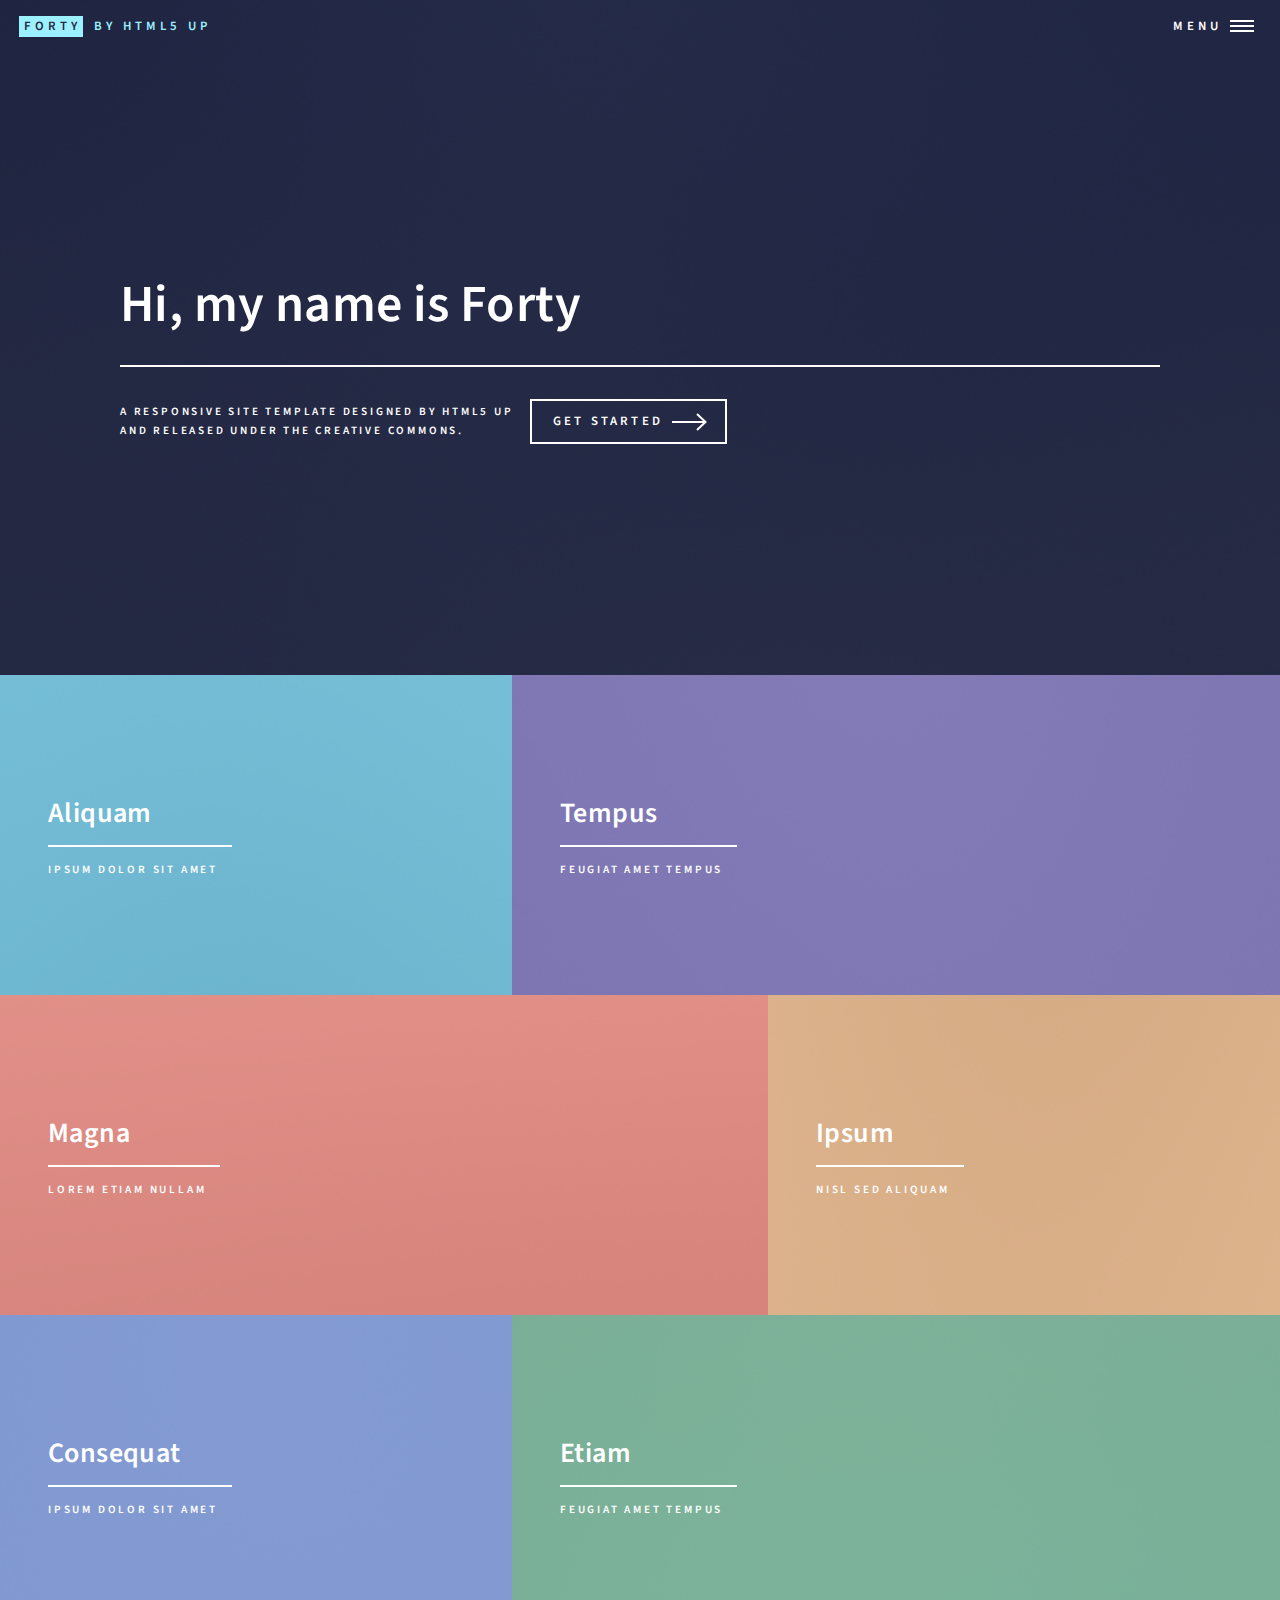
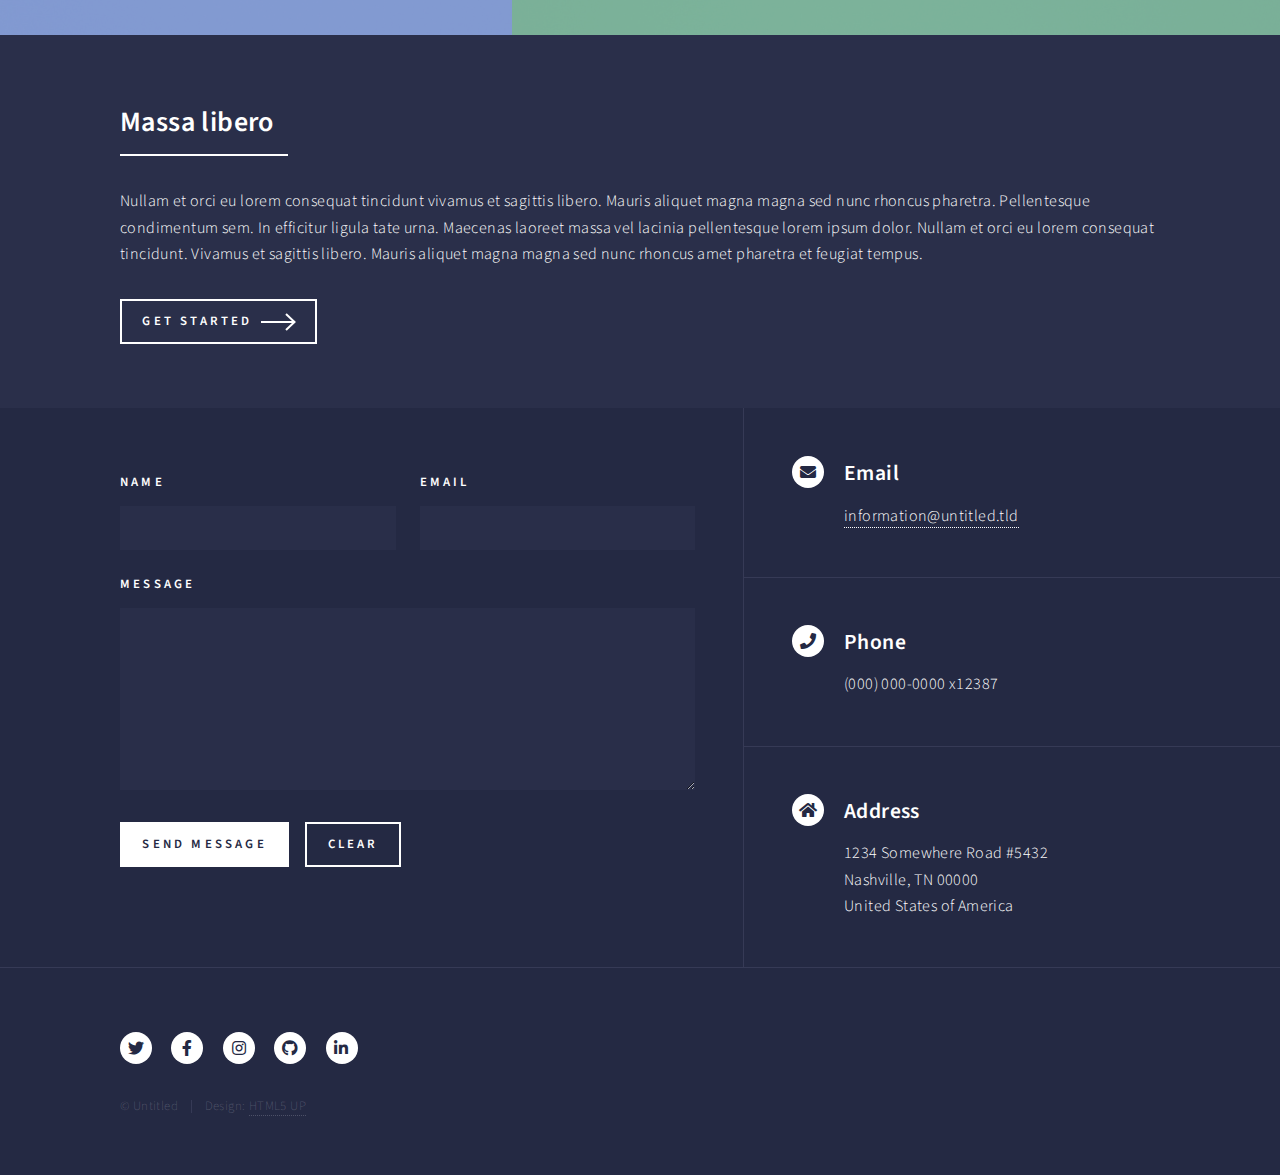
<file: index.html>
<!DOCTYPE HTML>
<!--
	Forty by HTML5 UP
	html5up.net | @ajlkn
	Free for personal and commercial use under the CCA 3.0 license (html5up.net/license)
-->
<html>
	<head>
		<title>Forty by HTML5 UP</title>
		<meta charset="utf-8" />
		<meta name="viewport" content="width=device-width, initial-scale=1, user-scalable=no" />
		<link rel="stylesheet" href="assets/css/main.css" />
		<noscript><link rel="stylesheet" href="assets/css/noscript.css" /></noscript>
	</head>
	<body class="is-preload">

		<!-- Wrapper -->
			<div id="wrapper">

				<!-- Header -->
					<header id="header" class="alt">
						<a href="index.html" class="logo"><strong>Forty</strong> <span>by HTML5 UP</span></a>
						<nav>
							<a href="#menu">Menu</a>
						</nav>
					</header>

				<!-- Menu -->
					<nav id="menu">
						<ul class="links">
							<li><a href="index.html">Home</a></li>
							<li><a href="landing.html">Landing</a></li>
							<li><a href="generic.html">Generic</a></li>
							<li><a href="elements.html">Elements</a></li>
						</ul>
						<ul class="actions stacked">
							<li><a href="#" class="button primary fit">Get Started</a></li>
							<li><a href="#" class="button fit">Log In</a></li>
						</ul>
					</nav>

				<!-- Banner -->
					<section id="banner" class="major">
						<div class="inner">
							<header class="major">
								<h1>Hi, my name is Forty</h1>
							</header>
							<div class="content">
								<p>A responsive site template designed by HTML5 UP<br />
								and released under the Creative Commons.</p>
								<ul class="actions">
									<li><a href="#one" class="button next scrolly">Get Started</a></li>
								</ul>
							</div>
						</div>
					</section>

				<!-- Main -->
					<div id="main">

						<!-- One -->
							<section id="one" class="tiles">
								<article>
									<span class="image">
										<img src="images/pic01.jpg" alt="" />
									</span>
									<header class="major">
										<h3><a href="landing.html" class="link">Aliquam</a></h3>
										<p>Ipsum dolor sit amet</p>
									</header>
								</article>
								<article>
									<span class="image">
										<img src="images/pic02.jpg" alt="" />
									</span>
									<header class="major">
										<h3><a href="landing.html" class="link">Tempus</a></h3>
										<p>feugiat amet tempus</p>
									</header>
								</article>
								<article>
									<span class="image">
										<img src="images/pic03.jpg" alt="" />
									</span>
									<header class="major">
										<h3><a href="landing.html" class="link">Magna</a></h3>
										<p>Lorem etiam nullam</p>
									</header>
								</article>
								<article>
									<span class="image">
										<img src="images/pic04.jpg" alt="" />
									</span>
									<header class="major">
										<h3><a href="landing.html" class="link">Ipsum</a></h3>
										<p>Nisl sed aliquam</p>
									</header>
								</article>
								<article>
									<span class="image">
										<img src="images/pic05.jpg" alt="" />
									</span>
									<header class="major">
										<h3><a href="landing.html" class="link">Consequat</a></h3>
										<p>Ipsum dolor sit amet</p>
									</header>
								</article>
								<article>
									<span class="image">
										<img src="images/pic06.jpg" alt="" />
									</span>
									<header class="major">
										<h3><a href="landing.html" class="link">Etiam</a></h3>
										<p>Feugiat amet tempus</p>
									</header>
								</article>
							</section>

						<!-- Two -->
							<section id="two">
								<div class="inner">
									<header class="major">
										<h2>Massa libero</h2>
									</header>
									<p>Nullam et orci eu lorem consequat tincidunt vivamus et sagittis libero. Mauris aliquet magna magna sed nunc rhoncus pharetra. Pellentesque condimentum sem. In efficitur ligula tate urna. Maecenas laoreet massa vel lacinia pellentesque lorem ipsum dolor. Nullam et orci eu lorem consequat tincidunt. Vivamus et sagittis libero. Mauris aliquet magna magna sed nunc rhoncus amet pharetra et feugiat tempus.</p>
									<ul class="actions">
										<li><a href="landing.html" class="button next">Get Started</a></li>
									</ul>
								</div>
							</section>

					</div>

				<!-- Contact -->
					<section id="contact">
						<div class="inner">
							<section>
								<form method="post" action="#">
									<div class="fields">
										<div class="field half">
											<label for="name">Name</label>
											<input type="text" name="name" id="name" />
										</div>
										<div class="field half">
											<label for="email">Email</label>
											<input type="text" name="email" id="email" />
										</div>
										<div class="field">
											<label for="message">Message</label>
											<textarea name="message" id="message" rows="6"></textarea>
										</div>
									</div>
									<ul class="actions">
										<li><input type="submit" value="Send Message" class="primary" /></li>
										<li><input type="reset" value="Clear" /></li>
									</ul>
								</form>
							</section>
							<section class="split">
								<section>
									<div class="contact-method">
										<span class="icon solid alt fa-envelope"></span>
										<h3>Email</h3>
										<a href="#">information@untitled.tld</a>
									</div>
								</section>
								<section>
									<div class="contact-method">
										<span class="icon solid alt fa-phone"></span>
										<h3>Phone</h3>
										<span>(000) 000-0000 x12387</span>
									</div>
								</section>
								<section>
									<div class="contact-method">
										<span class="icon solid alt fa-home"></span>
										<h3>Address</h3>
										<span>1234 Somewhere Road #5432<br />
										Nashville, TN 00000<br />
										United States of America</span>
									</div>
								</section>
							</section>
						</div>
					</section>

				<!-- Footer -->
					<footer id="footer">
						<div class="inner">
							<ul class="icons">
								<li><a href="#" class="icon brands alt fa-twitter"><span class="label">Twitter</span></a></li>
								<li><a href="#" class="icon brands alt fa-facebook-f"><span class="label">Facebook</span></a></li>
								<li><a href="#" class="icon brands alt fa-instagram"><span class="label">Instagram</span></a></li>
								<li><a href="#" class="icon brands alt fa-github"><span class="label">GitHub</span></a></li>
								<li><a href="#" class="icon brands alt fa-linkedin-in"><span class="label">LinkedIn</span></a></li>
							</ul>
							<ul class="copyright">
								<li>&copy; Untitled</li><li>Design: <a href="https://html5up.net">HTML5 UP</a></li>
							</ul>
						</div>
					</footer>

			</div>

		<!-- Scripts -->
			<script src="assets/js/jquery.min.js"></script>
			<script src="assets/js/jquery.scrolly.min.js"></script>
			<script src="assets/js/jquery.scrollex.min.js"></script>
			<script src="assets/js/browser.min.js"></script>
			<script src="assets/js/breakpoints.min.js"></script>
			<script src="assets/js/util.js"></script>
			<script src="assets/js/main.js"></script>

	</body>
</html>
</file>
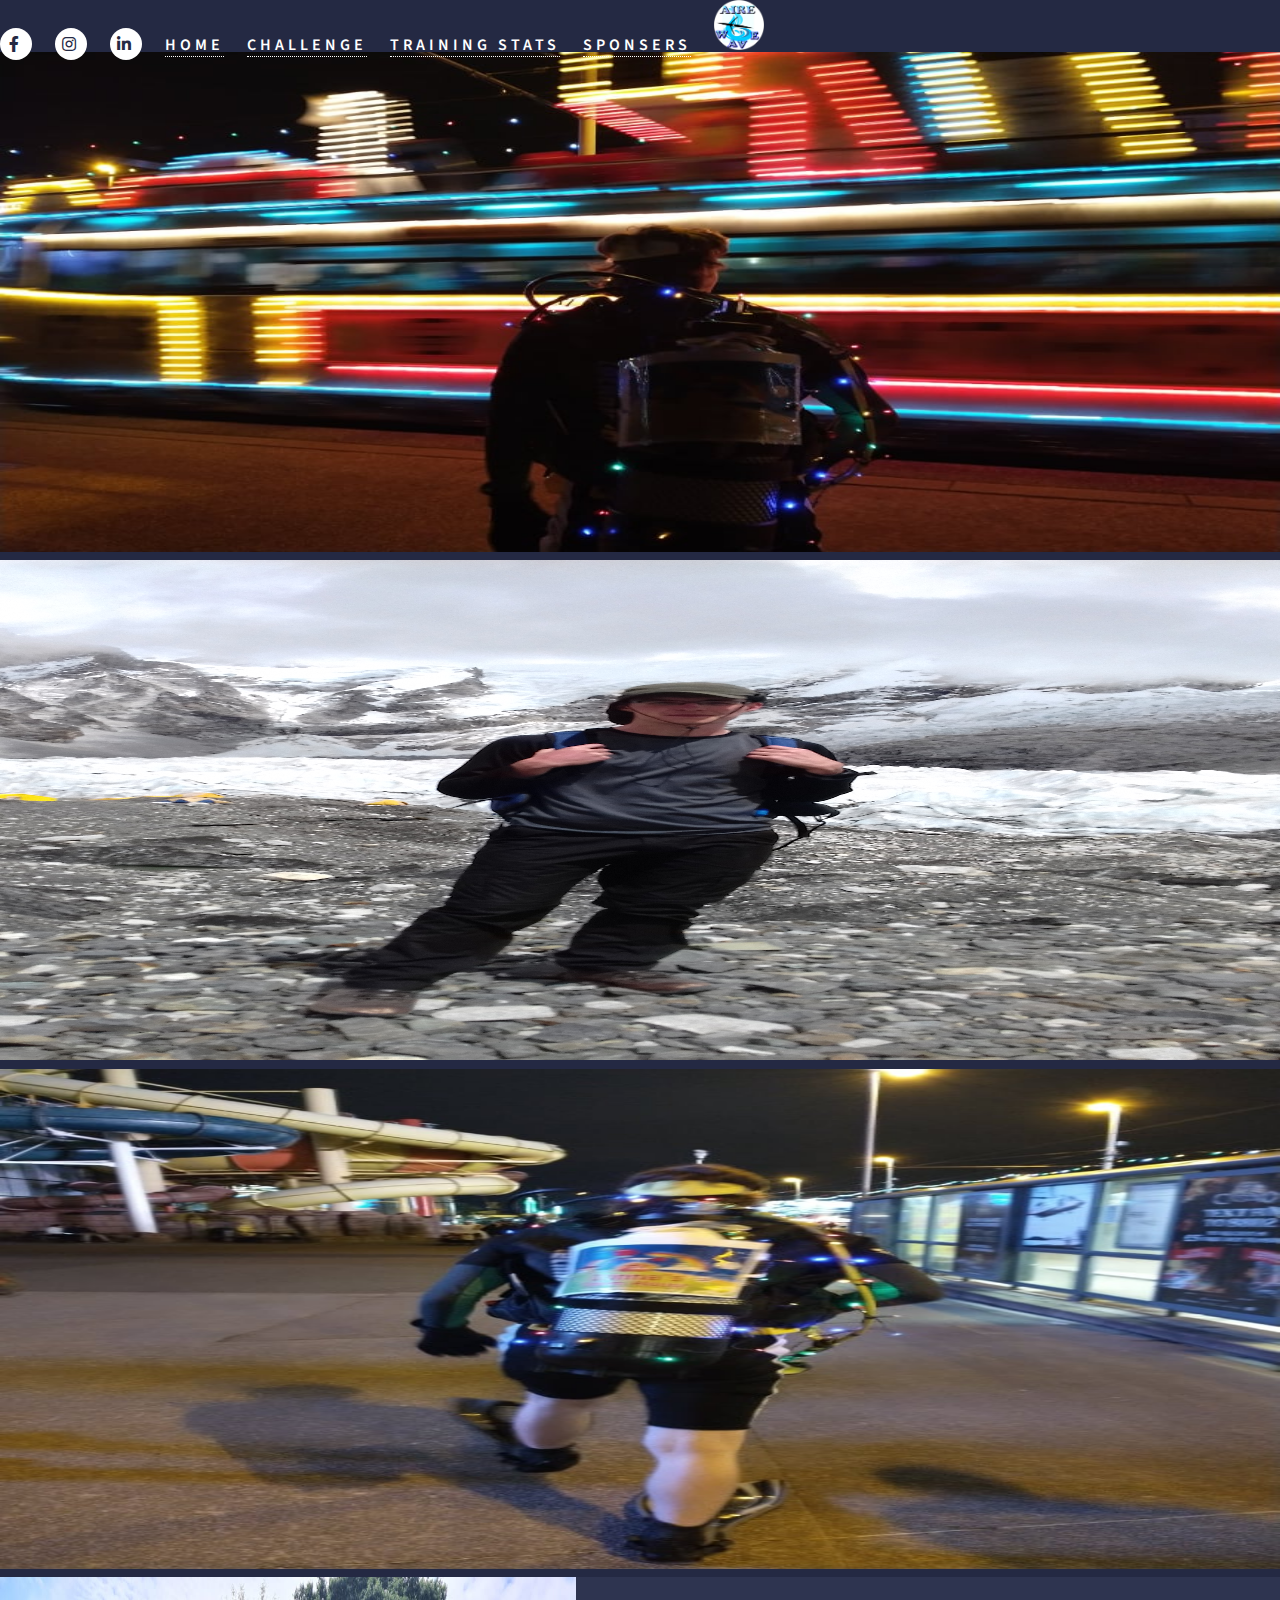
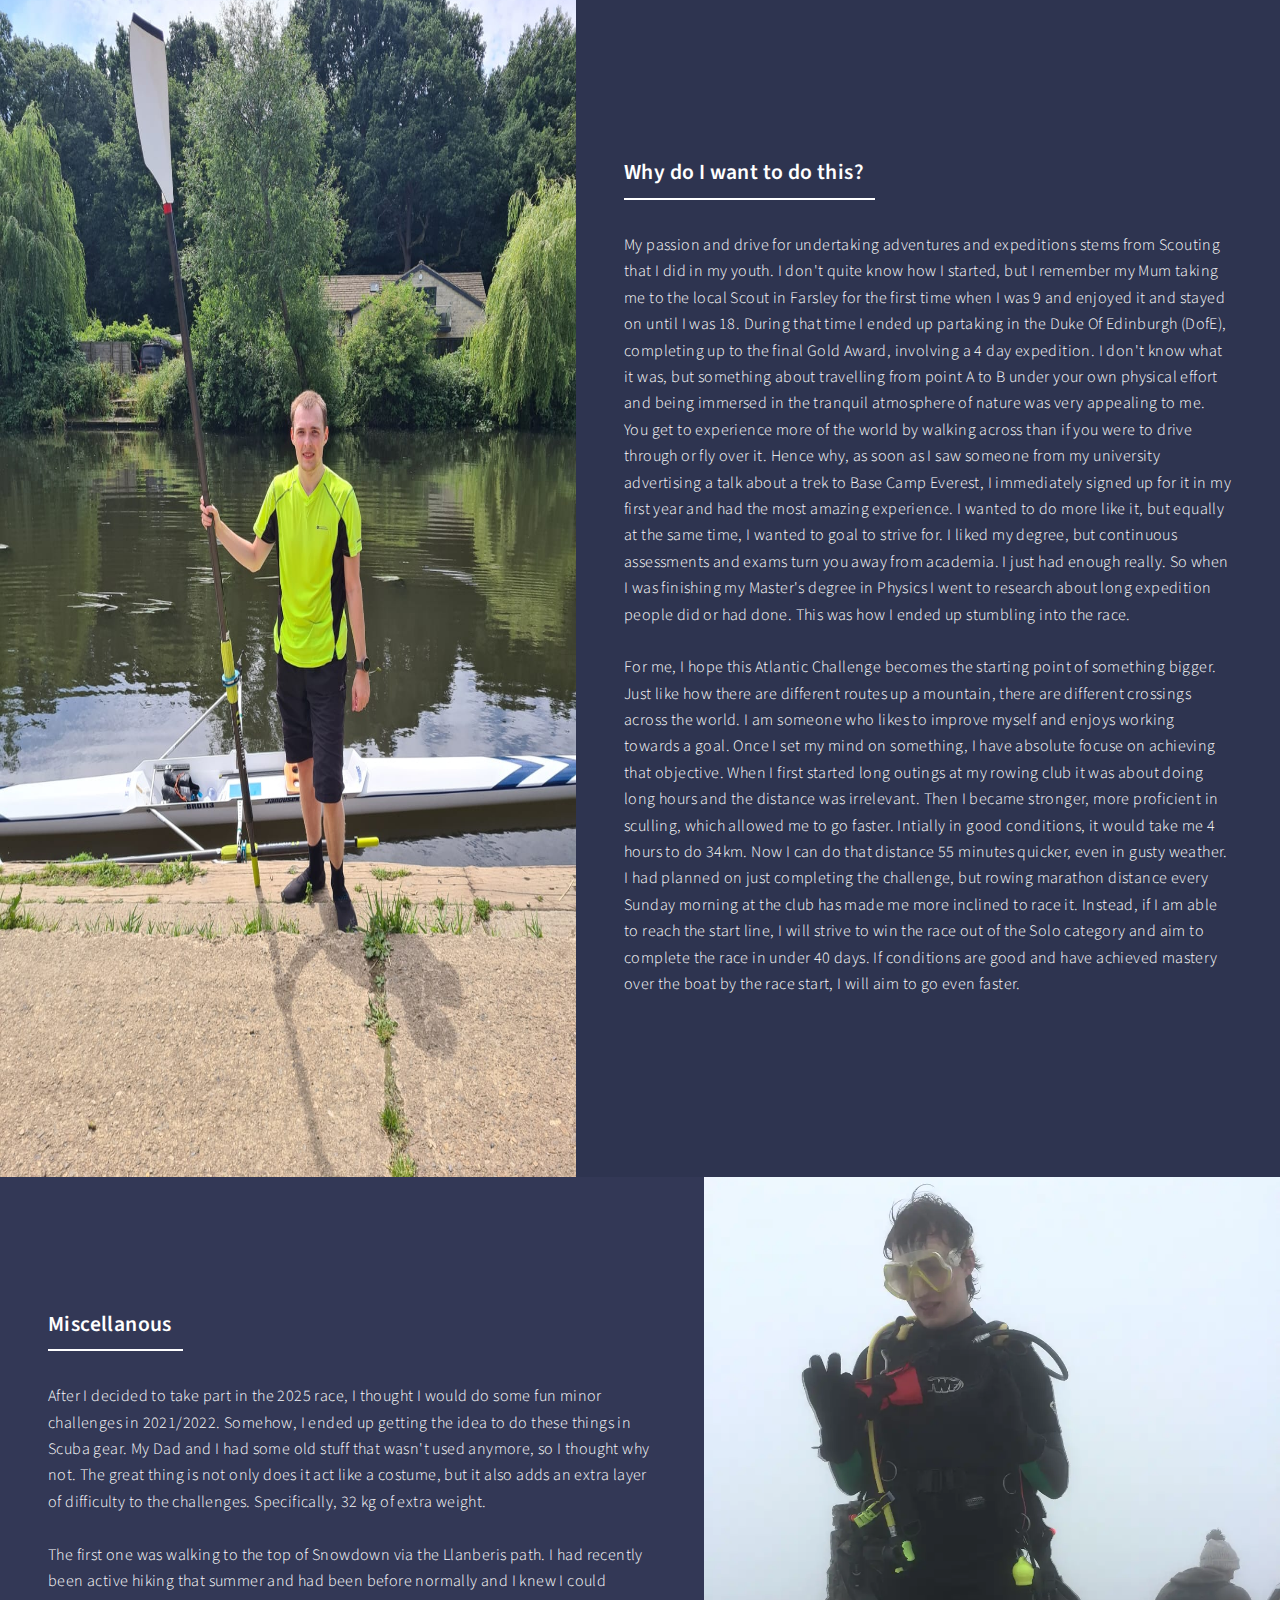
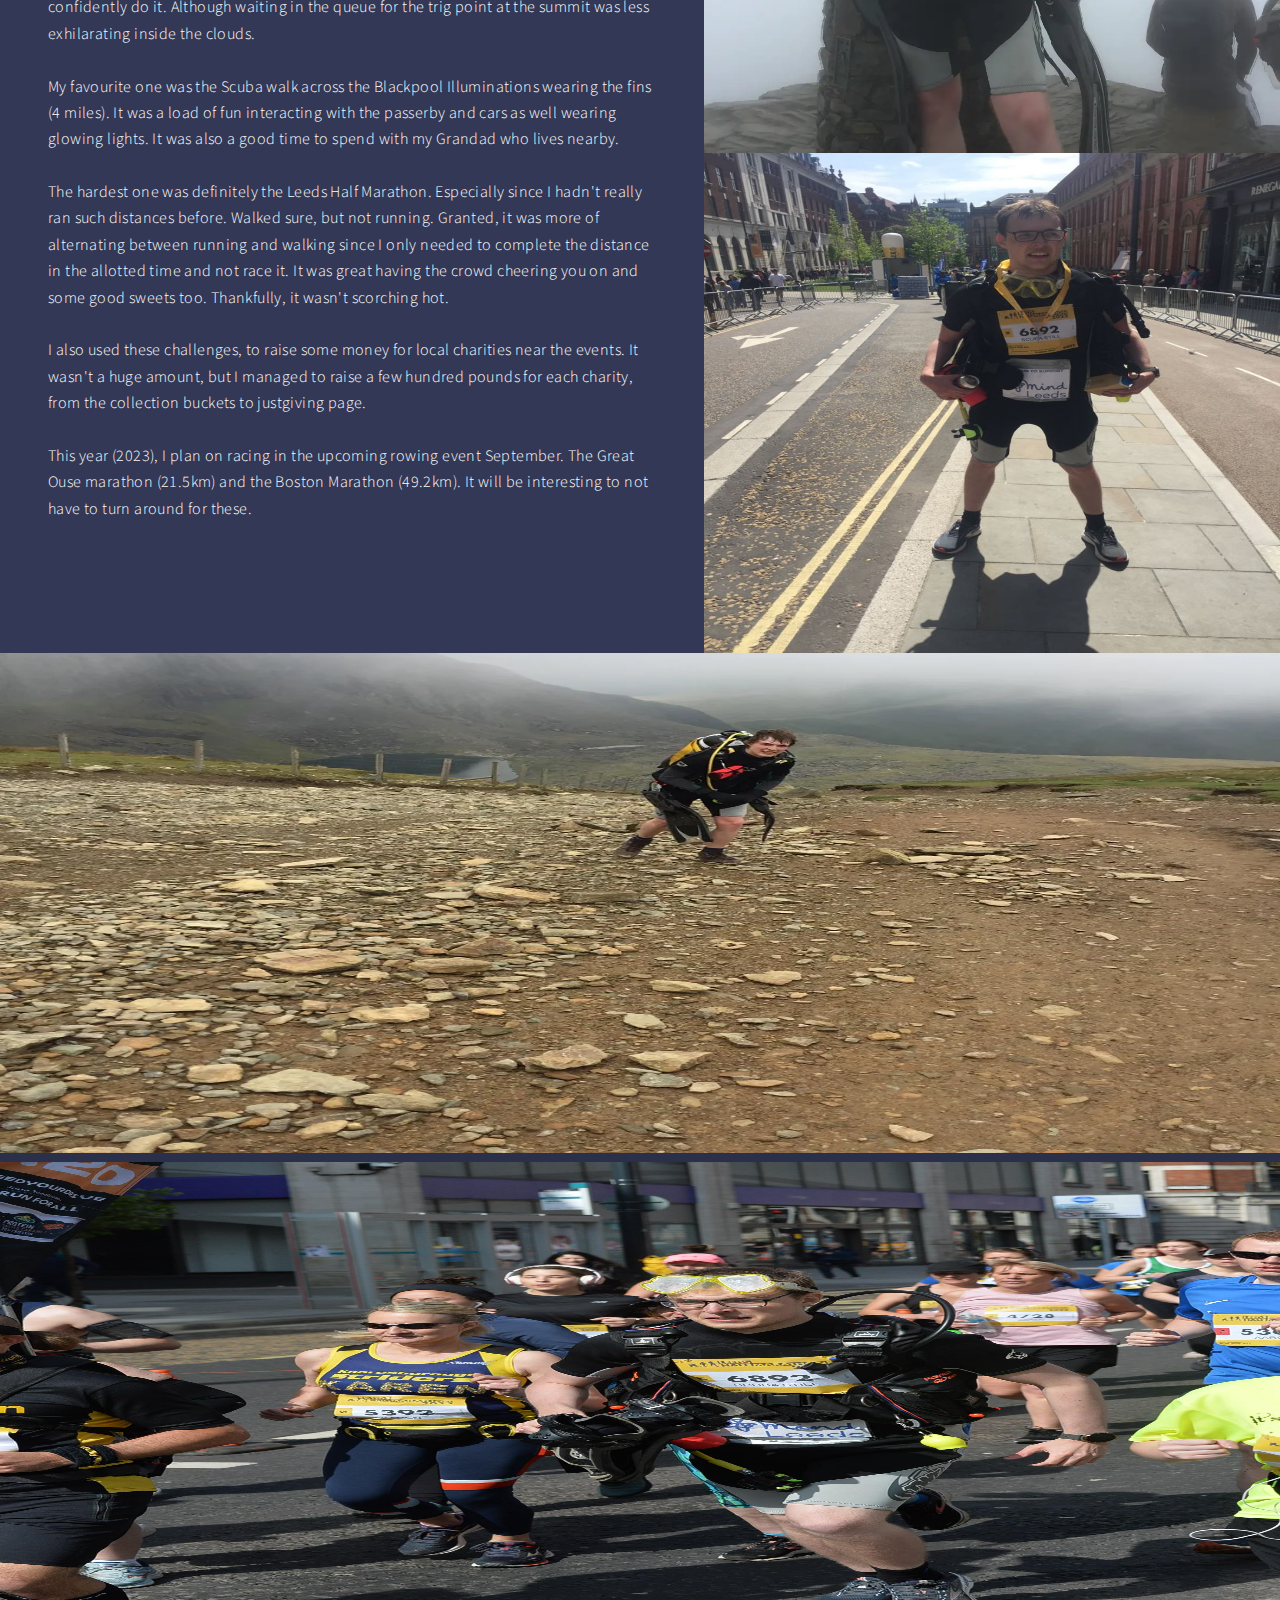
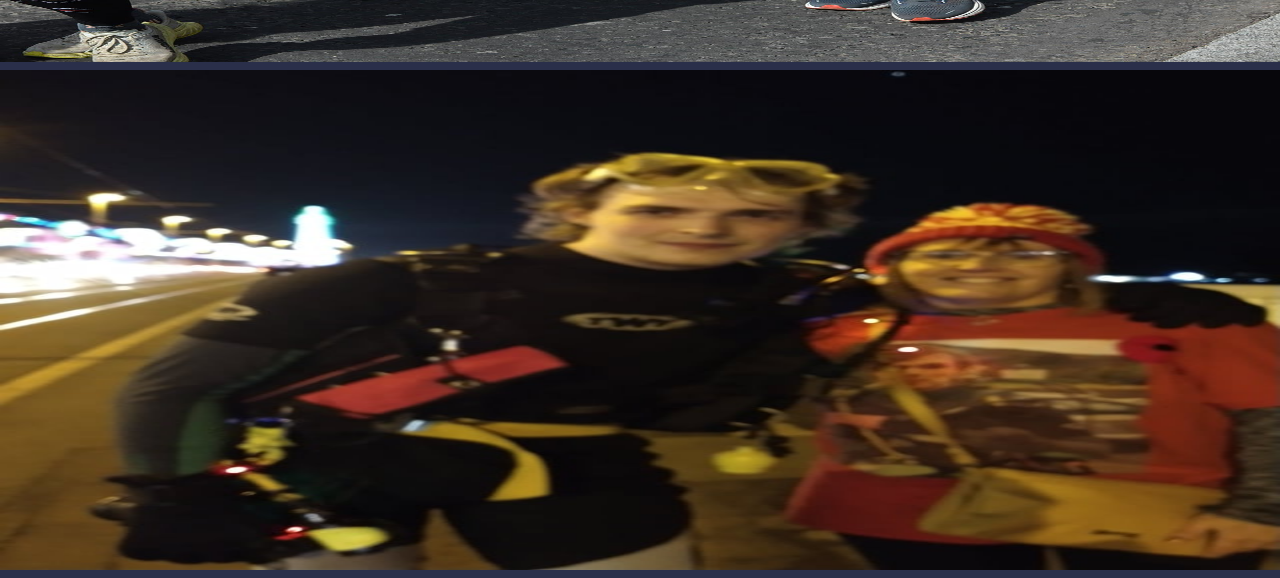
<file: AboutMyself.html>
<!DOCTYPE HTML>
<!--
	Forty by HTML5 UP
	html5up.net | @ajlkn
	Free for personal and commercial use under the CCA 3.0 license (html5up.net/license)
-->
<html>
	<head>
		<title>AIREWAVE</title>
		<meta charset="utf-8" />
		<meta name="viewport" content="width=device-width, initial-scale=1, user-scalable=no" />
		<link rel="stylesheet" href="assets/css/main.css" />
		<link rel="stylesheet" href="assets/css/style.css"/>
		<link rel="icon" href="images/AireWaveLogoFinal.png">
		<noscript><link rel="stylesheet" href="assets/css/noscript.css" /></noscript>
	</head>
	<body class="is-preload">

		<!-- Wrapper -->
			<div id="wrapper">

				<!-- Header -->
				<header id="header" class="alt">
					<ul class="icons">
							<li><a href="https://www.facebook.com/jake.still.58" class="icon brands alt fa-facebook-f"><span class="label">Facebook</span></a></li>
							<li><a href="https://www.instagram.com/jakedarcy.still/" class="icon brands alt fa-instagram"><span class="label">Instagram</span></a></li>
							<li><a href="https://www.linkedin.com/in/jake-still-160011200/" class="icon brands alt fa-linkedin-in"><span class="label">LinkedIn</span></a></li>
					
						<li><a href="index.html">Home</a></li>
						<li><a href="landing.html"><span class="FootHeaderLinks" >Challenge</span></a></li>
						<li><a href="dashboard.html"><span class="FootHeaderLinks" >Training Stats</span></a></li>
						<li><a href="elements.html" class="FootHeaderLinks"><span >Sponsers</span></a></li>
						<li><img  height = "50px" width ="50px" src="images/AireWaveLogoFinal.png" ></li>
					</ul>
					
					
						
					
				</header>

				<!-- Menu -->
					<nav id="menu">
						<ul class="links">
							<li><a href="index.html">Home</a></li>
							<li><a href="landing.html">Landing</a></li>
							<li><a href="generic.html">Generic</a></li>
							<li><a href="dashboard.html">Elements</a></li>
						</ul>
						<!--ul class="actions stacked">
							<li><a href="#" class="button primary fit">Get Started</a></li>
							<li><a href="#" class="button fit">Log In</a></li>
						</ul-->
					</nav>

				<!-- Banner -->
				<!-- Note: The "styleN" class below should match that of the header element. -->
					<section>
						<div >
							<div class="row4">
								<div class="column7">
									
										<img  height="500px" src="images/ScubaEvents/BP_4.jpg" alt="Snow" style="width:100%" >
									
								</div>
								<div  class="column8">
								  <img height="500px" src="images/20180910_132322.jpg" alt="Forest" style="width:100%" >
								</div>
								<div class="column9">
									
										<img  height="500px"  src="images/ScubaEvents/BP_8.jpg" alt="Snow" style="width:100%" >
									
								</div>
							</div>
							
						</div>
					</section>

				<!-- Main -->
					<div id="main">

						

						<!-- Two -->
							<section id="two" class="spotlights">
								<section>
									<a href="generic.html" class="image">
										<img height="1200px" src="images/IMG-20230709-WA0000.jpg" alt="" data-position="center center" />
									</a>
									<div class="content">
										<div class="inner">
											<header class="major">
												<h3>Why do I want to do this?</h3>
											</header>
											<p>My passion and drive for undertaking adventures and expeditions stems from Scouting that I did in my youth. 
												I don't quite know how I started, but I remember my Mum taking me to the local Scout in Farsley for the first time when I was 9 
												and enjoyed it and stayed on until I was 18. During that time I ended up partaking in the Duke Of Edinburgh (DofE), completing up to the final Gold
												Award, involving a 4 day expedition. I don't know what it was, but something about travelling from point A to B under your own physical effort and being immersed 
												in the tranquil atmosphere of nature was very appealing to me. You get to experience more of the world by walking across than if you were
												to drive through or fly over it. Hence why, as soon as I saw someone from my university advertising a talk 
												about a trek to Base Camp Everest, I immediately signed up for it in my first year and had the most amazing experience. I wanted to do more like it,
												but equally at the same time, I wanted to goal to strive for. I liked my degree, but continuous assessments and exams turn
												you away from academia. I just had enough really.  So when I was finishing my Master's degree in Physics I went to 
												research about long expedition people did or had done. This was how I ended up stumbling into the race.
												<br> </br>
												For me, I hope this Atlantic Challenge becomes the starting point of something bigger. Just like how there are different routes up a mountain,
												there are different crossings across the world. I am someone who likes to improve myself and enjoys working towards a goal.
												Once I set my mind on something, I have absolute focuse on achieving that objective. When I first started long outings at my rowing club
												it was about doing long hours and the distance was irrelevant. Then I became stronger, more proficient in sculling, which allowed me to go faster.
												Intially in good conditions, it would take me 4 hours to do 34km. Now I can do that distance 55 minutes quicker, even in gusty weather. 
												I had planned on just completing the challenge, but rowing marathon distance every Sunday morning at the club has made me more inclined to race it.
												Instead, if I am able to reach the start line, I will strive to win the race out of the Solo category and aim to complete the race in under 40 days.
												If conditions are good and have achieved mastery over the boat by the race start, I will aim to go even faster.
										</p>
											
										</div>
									</div>
								</section>
								<section>
									<a href="generic.html" class="image">
										<img src="images/ScubaEvents/IMG_20211017_161356_913.jpg" alt="" data-position="top center" />
										<img height ="500px" src="images/Leeds half 2.jpg" alt="" data-position="top center" />

									</a>
									<div class="content">
										<div class="inner">
											<header class="major">
												<h3>Miscellanous</h3>
											</header>
											<p>After I decided to take part in the 2025 race, I thought I would do some fun minor challenges in 2021/2022.
											   Somehow, I ended up getting the idea to do these things in Scuba gear. My Dad and I had some old stuff that wasn't used anymore,
											   so I thought why not. The great thing is not only does it act like a costume, but it also adds an extra layer of difficulty to the challenges.
											   Specifically, 32 kg of extra weight.
											   <br> </br>
											   The first one was walking to the top of Snowdown via the Llanberis path. I had recently been active hiking that summer and had 
											   been before normally and I knew I could confidently do it. Although waiting in the queue for the trig point at the summit was less 
											   exhilarating inside the clouds.
											   
										       <br>  </br>
											   My favourite one was the Scuba walk across the Blackpool Illuminations wearing the fins (4 miles). It was a load of fun interacting with 
											   the passerby and cars as well wearing glowing lights. It was also a good time to spend with my Grandad who lives nearby.
												
											   <br>  </br>
											   The hardest one was definitely the Leeds Half Marathon. Especially since I hadn't really ran such distances before. Walked sure, but not running.
											   Granted, it was more of alternating between running and walking since I only needed to complete the distance in the allotted time and not race it.
											   It was great having the crowd cheering you on and some good sweets too. Thankfully, it wasn't scorching hot.

											   <br> </br>
												I also used these challenges, to raise some money for local charities near the events. 
												It wasn't a huge amount, but I managed to raise a few hundred pounds for each charity, from the collection
												buckets to justgiving page. 

												<br> </br> 
												This year (2023), I plan on racing in the upcoming rowing event September. The Great Ouse marathon (21.5km) and 
												the Boston Marathon (49.2km). It will be interesting to not have to turn around for these.

											</p>
											
										</div>
									</div>
								</section>
								
							</section>

							<section>
								<div >
									<div class="row4">
										<div class="column7">
											
												<img  height="500px" src="images/ScubaEvents/IMG_20211017_161357_026.jpg" alt="Snow" style="width:100%" >
											
										</div>
										<div  class="column8">
										  <img height="500px" src="images/HALC1631-original.jpeg" alt="Forest" style="width:100%" >
										</div>
										<div class="column9">
											
												<img  height="500px"  src="images/BP_15.jpg" alt="Snow" style="width:100%" >
											
										</div>
									</div>
									
								</div>
							</section>

					</div>

				<!-- Contact -->
					<!--section id="contact">
						<div class="inner">
							<section>
								<form method="post" action="#">
									<div class="fields">
										<div class="field half">
											<label for="name">Name</label>
											<input type="text" name="name" id="name" />
										</div>
										<div class="field half">
											<label for="email">Email</label>
											<input type="text" name="email" id="email" />
										</div>
										<div class="field">
											<label for="message">Message</label>
											<textarea name="message" id="message" rows="6"></textarea>
										</div>
									</div>
									<ul class="actions">
										<li><input type="submit" value="Send Message" class="primary" /></li>
										<li><input type="reset" value="Clear" /></li>
									</ul>
								</form>
							</section>
							<section class="split">
								<section>
									<div class="contact-method">
										<span class="icon solid alt fa-envelope"></span>
										<h3>Email</h3>
										<a href="#">information@untitled.tld</a>
									</div>
								</section>
								<section>
									<div class="contact-method">
										<span class="icon solid alt fa-phone"></span>
										<h3>Phone</h3>
										<span>(000) 000-0000 x12387</span>
									</div>
								</section>
								<section>
									<div class="contact-method">
										<span class="icon solid alt fa-home"></span>
										<h3>Address</h3>
										<span>1234 Somewhere Road #5432<br />
										Nashville, TN 00000<br />
										United States of America</span>
									</div>
								</section>
							</section>
						</div>
					</section>

				< Footer >
					<footer id="footer">
						<div class="inner">
							<ul class="icons">
								<li><a href="#" class="icon brands alt fa-twitter"><span class="label">Twitter</span></a></li>
								<li><a href="#" class="icon brands alt fa-facebook-f"><span class="label">Facebook</span></a></li>
								<li><a href="#" class="icon brands alt fa-instagram"><span class="label">Instagram</span></a></li>
								<li><a href="#" class="icon brands alt fa-github"><span class="label">GitHub</span></a></li>
								<li><a href="#" class="icon brands alt fa-linkedin-in"><span class="label">LinkedIn</span></a></li>
							</ul>
							<ul class="copyright">
								<li>&copy; Untitled</li><li>Design: <a href="https://html5up.net">HTML5 UP</a></li>
							</ul>
						</div>
					</footer-->

			</div>

		<!-- Scripts -->
			<script src="assets/js/jquery.min.js"></script>
			<script src="assets/js/jquery.scrolly.min.js"></script>
			<script src="assets/js/jquery.scrollex.min.js"></script>
			<script src="assets/js/browser.min.js"></script>
			<script src="assets/js/breakpoints.min.js"></script>
			<script src="assets/js/util.js"></script>
			<script src="assets/js/main.js"></script>

	</body>
</html>
</file>
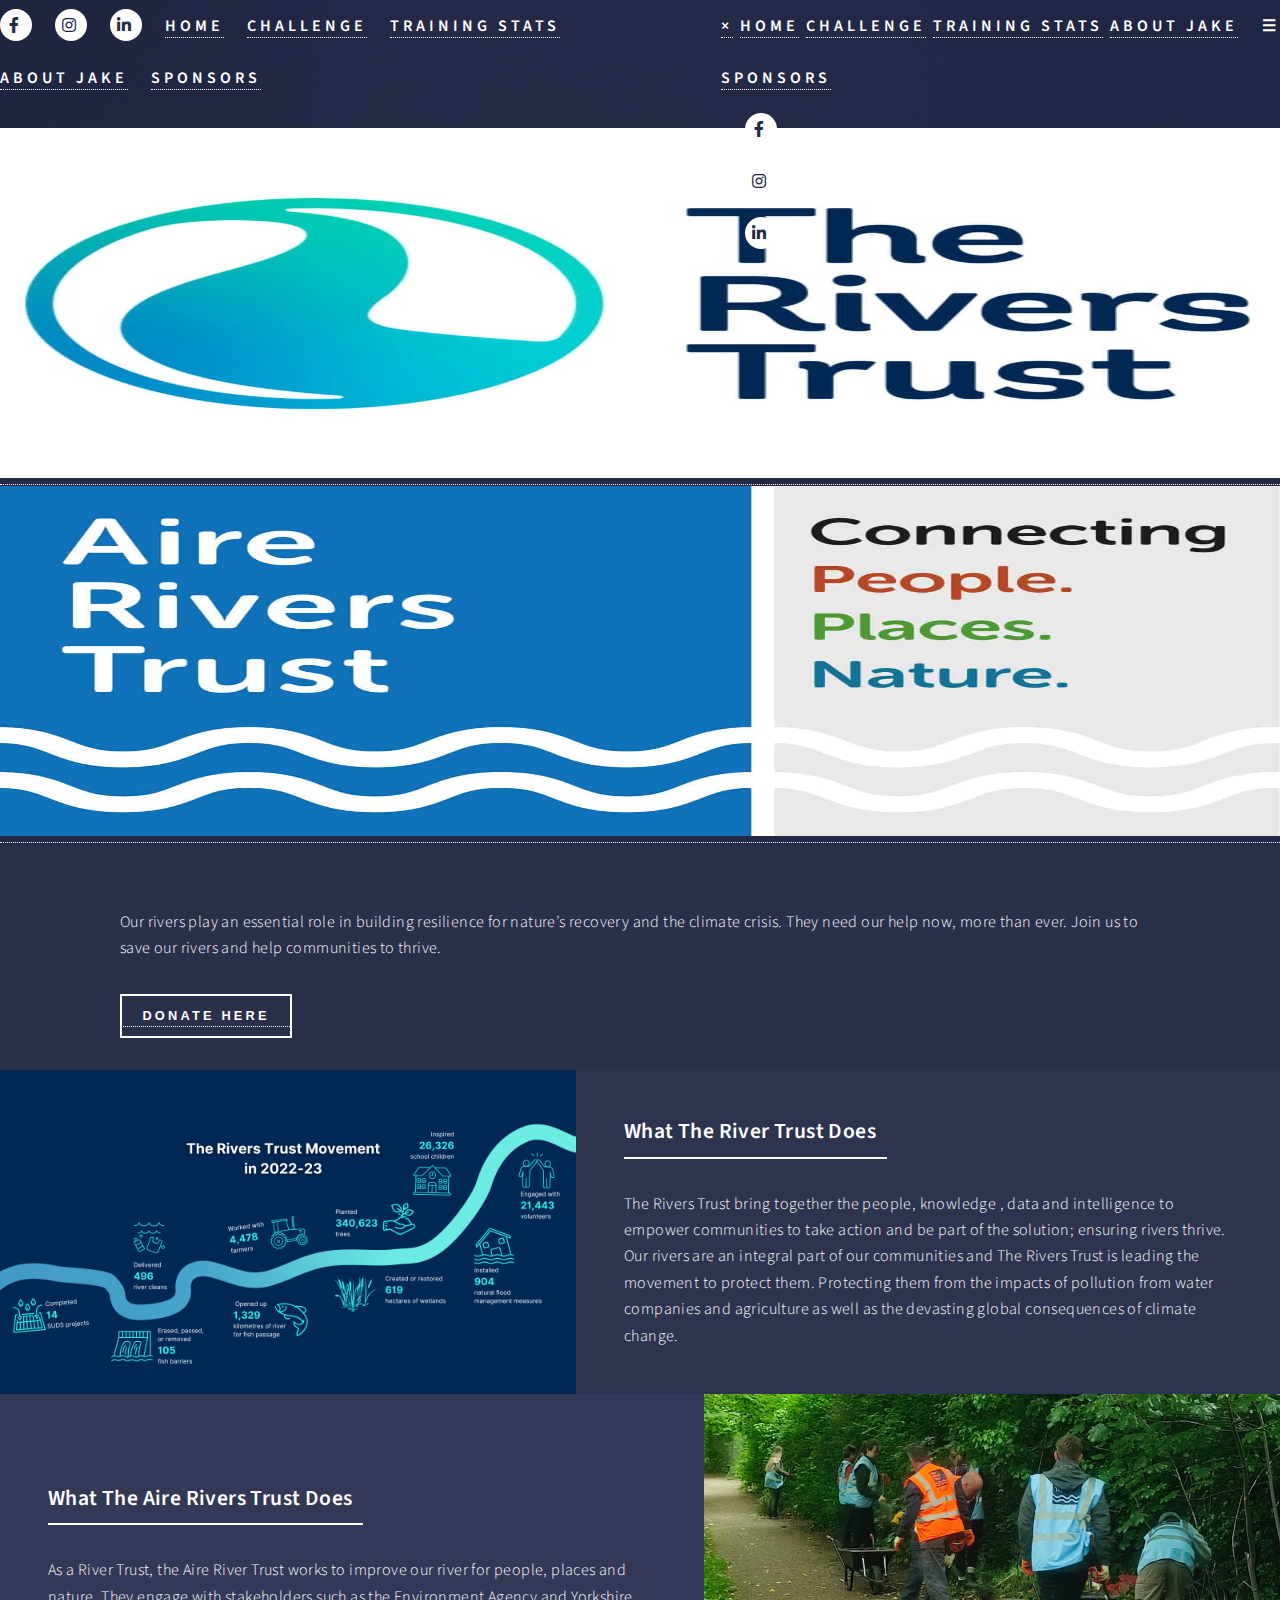
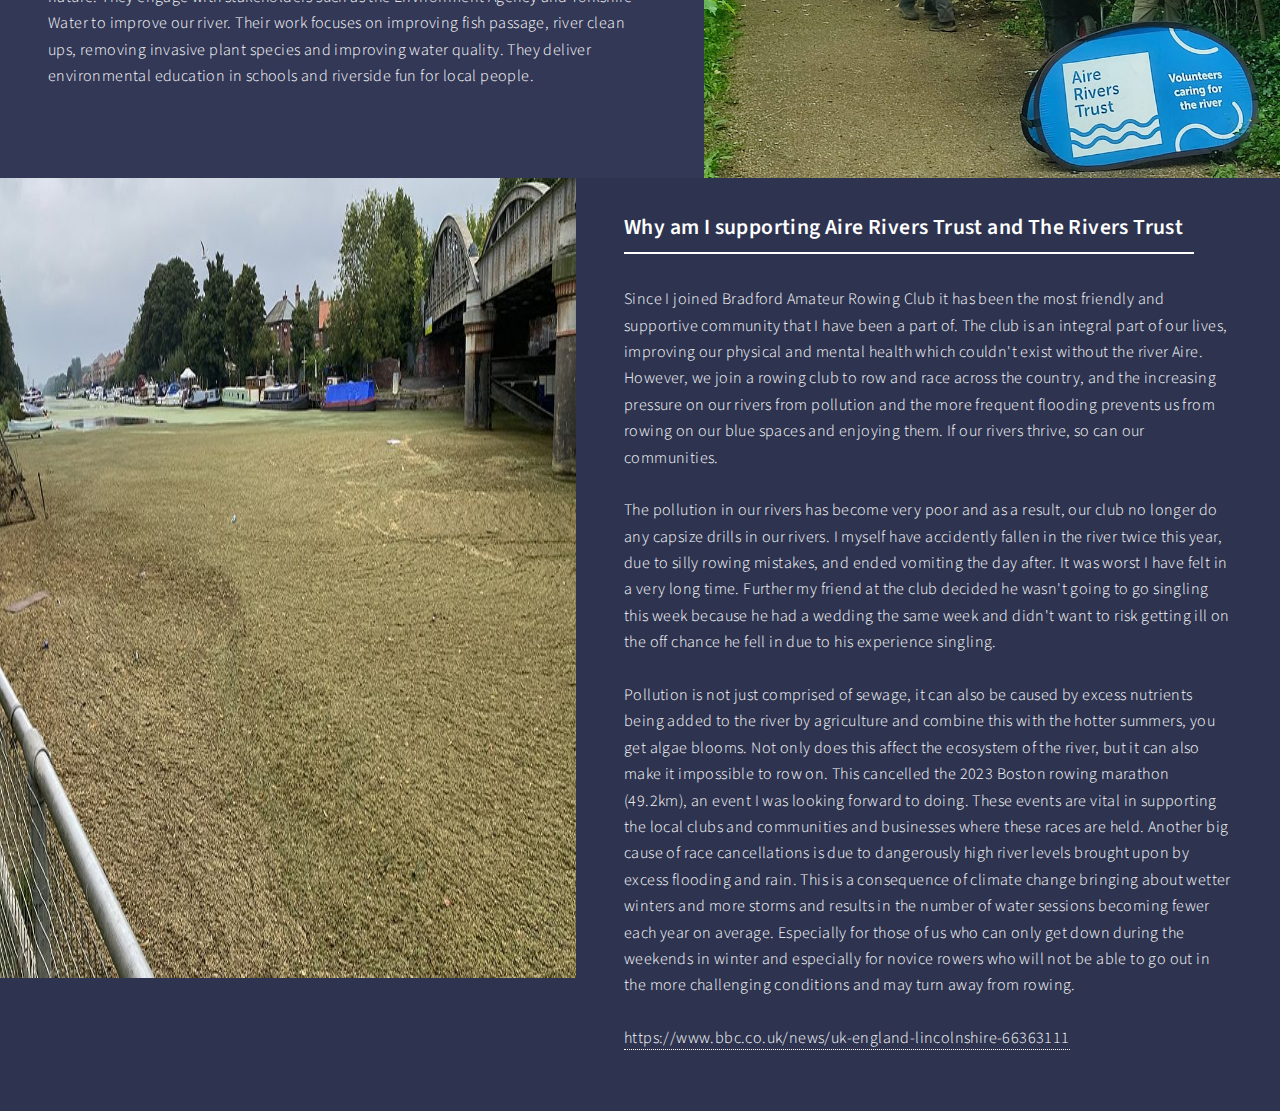
<file: Charity.html>
<!DOCTYPE HTML>
<!--
	Forty by HTML5 UP
	html5up.net | @ajlkn
	Free for personal and commercial use under the CCA 3.0 license (html5up.net/license)
-->
<html>
	<head>
		<title>AIREWAVE</title>
		<meta charset="utf-8" />
		<meta name="viewport" content="width=device-width, initial-scale=1, user-scalable=no" />
		<link rel="stylesheet" href="assets/css/main.css" />
		<link rel="stylesheet" href="assets/css/style.css"/>
		<link rel="icon" href="images/AireWaveLogoFinal.png">
		<noscript><link rel="stylesheet" href="assets/css/noscript.css" /></noscript>
	</head>
	<body class="is-preload">

		<!-- Wrapper -->
			<div id="wrapper">

				<!-- Header -->
				<header id="header" class="alt">
					<ul class="icons">
							<li><a href="https://www.facebook.com/jake.still.58" class="icon brands alt fa-facebook-f"><span class="label">Facebook</span></a></li>
							<li><a href="https://www.instagram.com/jakedarcy.still/" class="icon brands alt fa-instagram"><span class="label">Instagram</span></a></li>
							<li><a href="https://www.linkedin.com/in/jake-still-160011200/" class="icon brands alt fa-linkedin-in"><span class="label">LinkedIn</span></a></li>
						
						<li><a href="index.html" class="FootHeaderLinks"><span>Home</a></li>
						<li><a href="landing.html" class="FootHeaderLinks"><span> Challenge</span></a></li>
						<li><a href="dashboard.html" class="FootHeaderLinks"><span>Training Stats</span></a></li>
						<li><a href="AboutMyself.html" class="FootHeaderLinks"><span >About Jake</span></a></li>
						<li><a href="Sponsors.html" class="FootHeaderLinks"><span >Sponsors</span></a></li>
						
						<!--li><img  height = "50px" width ="50px" src="images/AireWaveLogoFinal.png" class="label"></li-->
					</ul>

					
					
					
					
						<div class="nav" id="nav">
							

							<a href="javascript:void(0)" class="close" onclick="closeNav()">&times;</a>
							<a href="index.html">Home</a>
							<a href="landing.html">Challenge</a>
							<a href="dashboard.html">Training Stats</a>
							<a href="AboutMyself.html">About Jake</a>
							<a href="Sponsors.html">Sponsors</a>
							
							<ul class="mobile">
								<li><a href="https://www.facebook.com/jake.still.58" class="icon brands alt fa-facebook-f"><span class="label">Facebook</span></a></li>
								<li><a href="https://www.instagram.com/jakedarcy.still/" class="icon brands alt fa-instagram"><span class="label">Instagram</span></a></li>
								<li><a href="https://www.linkedin.com/in/jake-still-160011200/" class="icon brands alt fa-linkedin-in"><span class="label">LinkedIn</span></a></li>
							</ul>
						</div>
						
						<span onclick="openNav()" class="open" id="open">&#9776</span>

					
					
					
					<script>
						function openNav() {
							document.getElementById("open").style.display = "none";
							document.getElementById("nav").style.width = "100%";
						}
						function closeNav() {
							
							document.getElementById("nav").style.width = "0";
							document.getElementById("open").style.display = "flex";
						}
					</script>	
				</header>

				<!-- Menu -->
					<nav id="menu">
						<ul class="links">
							<li><a href="index.html">Home</a></li>
							<li><a href="landing.html">Landing</a></li>
							<li><a href="generic.html">Generic</a></li>
							<li><a href="dashboard.html">Elements</a></li>
						</ul>
						<!--ul class="actions stacked">
							<li><a href="#" class="button primary fit">Get Started</a></li>
							<li><a href="#" class="button fit">Log In</a></li>
						</ul-->
					</nav>

				<!-- Banner -->
				<!-- Note: The "styleN" class below should match that of the header element. -->
				
				<section id="banner" style="min-height: 0px; height:0px">
					
				</section>
						<div class="row5">
							<div class="column10">
								<a href = "https://theriverstrust.org/">
									<img class="column10" height="350" src="images/The-Rivers-Trust-Logo.jpg"  style="width:100%" />
								</a>
							</div>
							<div class="column10">
								<a href = "https://theriverstrust.org/">
									<img class="column10" width="100%" height="350" src="images/Aire Rivers Trust Logo.jpg"  style="width:100%" />
								</a>
							</div>
						</div>
					

				<!-- Main -->
				<div id="main">

					<!-- One -->
						<section id="one">
							<div class="inner">
								<p>Our rivers play an essential role in building resilience for nature’s 
									recovery and the climate crisis. They need our help now, more than ever.
									Join us to save our rivers and help communities to thrive.


								</p>
								<a href = "https://givestar.io/gs/project-airewave---rowing-3000-miles-across-the-atlantic">
									<button type="button">Donate here </button>
								</a>
							</div>
						</section>
				

						<!-- Two -->
							<section id="two" class="spotlights">
								<section>
									<a href = "https://theriverstrust.org/" class="image">
										<img src="images/RiversTrustMovement.png" alt="" data-position="top center" />
									</a>
									<div class="content">
										<div class="inner">
											<header class="major">
												<h3>What The River Trust Does</h3>
											</header>
											<p>The Rivers Trust bring together the people, knowledge
												, data and intelligence to empower communities to take action 
												and be part of the solution; ensuring rivers thrive. Our rivers are an integral part of our communities 
												and The Rivers Trust is leading the movement to protect them.
												Protecting them from the impacts of pollution from water companies and agriculture as well 
												as the devasting global consequences of climate change. 
												

												</p>
											
										</div>
									</div>

									
								</section>

								<section>
									<a href = "https://aireriverstrust.org.uk/" class="image">
										<img src="images/AireRiversTrustWork.jpg" alt="" data-position="top center" />
									</a>
									<div class="content">
										<div class="inner">
											<header class="major">
												<h3>What The Aire Rivers Trust Does</h3>
											</header>
											<p>As a River Trust, the Aire River Trust works to improve our river for people, places and nature. 
												They engage with stakeholders such as the Environment Agency and Yorkshire Water to improve our river. 
												Their work focuses on improving fish passage, river clean ups, removing invasive plant species and improving water quality. 
												They deliver environmental education in schools and riverside fun for local people.
												

												</p>
											
										</div>
									</div>

									
								</section>


								<section>
									<a  class="image">
										<img height ="800px" src="images/RiverWeedGrowth.jpg" alt="" data-position="top center" />
									</a>
									<div class="content">
										<div class="inner">
											<header class="major">
												<h3>Why am I supporting Aire Rivers Trust and The Rivers Trust</h3>
											</header>
											<p>
												Since I joined Bradford Amateur Rowing Club it has been the most friendly and supportive community that I have been a part of. 
												The club is an integral part of our lives, improving  our physical and mental health which couldn't exist without the river Aire. 
												However, we join a rowing club to row and race across the country, and the increasing pressure on our rivers from pollution and 
												the more frequent flooding prevents us from rowing on our blue spaces and enjoying them.
												If our rivers thrive, so can our communities.
												<br>  </br>												
												The pollution in our rivers has become very poor and as a result, our club no longer do any capsize drills in our rivers. I myself have
												accidently fallen in the river twice this year, due to silly rowing mistakes, and ended vomiting the day after. It was worst I have felt
												in a very long time. Further my friend at the club decided he wasn't going to go singling this week because 
												he had a wedding the same week and didn't want to risk getting ill on the off chance he fell in due to his experience singling. 


												<br>  </br>
												Pollution is not just comprised of sewage, it can also be caused by excess nutrients being added to the river by agriculture 
												and combine this with the hotter summers, you get algae blooms. Not only does this affect the ecosystem of the river, but it can also make it impossible to row on. 
												This cancelled the 2023 Boston rowing marathon (49.2km), an event I was looking forward to doing. These events are vital in supporting the local clubs 
												and communities and businesses where these races are held. Another big cause of race cancellations is due to dangerously high river levels brought upon by excess 
												flooding and rain. This is a consequence of climate change bringing about wetter winters and more storms and results in the number of water sessions becoming fewer each year on average.
												 Especially for those of us who can only get down during the weekends in winter and especially for novice rowers who will not be able to go out in the more 
												 challenging conditions and may turn away from rowing.
												

												   <br>  </br>
											   <a href="https://www.bbc.co.uk/news/uk-england-lincolnshire-66363111" target="_blank" title="Go to News Article"> https://www.bbc.co.uk/news/uk-england-lincolnshire-66363111</a>
												
											   <br>  </br>
												

										</div>
									</div>
								</section>
								
							</section>

						

					</div>

				<!-- Contact -->
					<!--section id="contact">
						<div class="inner">
							<section>
								<form method="post" action="#">
									<div class="fields">
										<div class="field half">
											<label for="name">Name</label>
											<input type="text" name="name" id="name" />
										</div>
										<div class="field half">
											<label for="email">Email</label>
											<input type="text" name="email" id="email" />
										</div>
										<div class="field">
											<label for="message">Message</label>
											<textarea name="message" id="message" rows="6"></textarea>
										</div>
									</div>
									<ul class="actions">
										<li><input type="submit" value="Send Message" class="primary" /></li>
										<li><input type="reset" value="Clear" /></li>
									</ul>
								</form>
							</section>
							<section class="split">
								<section>
									<div class="contact-method">
										<span class="icon solid alt fa-envelope"></span>
										<h3>Email</h3>
										<a href="#">information@untitled.tld</a>
									</div>
								</section>
								<section>
									<div class="contact-method">
										<span class="icon solid alt fa-phone"></span>
										<h3>Phone</h3>
										<span>(000) 000-0000 x12387</span>
									</div>
								</section>
								<section>
									<div class="contact-method">
										<span class="icon solid alt fa-home"></span>
										<h3>Address</h3>
										<span>1234 Somewhere Road #5432<br />
										Nashville, TN 00000<br />
										United States of America</span>
									</div>
								</section>
							</section>
						</div>
					</section>

				< Footer >
					<footer id="footer">
						<div class="inner">
							<ul class="icons">
								<li><a href="#" class="icon brands alt fa-twitter"><span class="label">Twitter</span></a></li>
								<li><a href="#" class="icon brands alt fa-facebook-f"><span class="label">Facebook</span></a></li>
								<li><a href="#" class="icon brands alt fa-instagram"><span class="label">Instagram</span></a></li>
								<li><a href="#" class="icon brands alt fa-github"><span class="label">GitHub</span></a></li>
								<li><a href="#" class="icon brands alt fa-linkedin-in"><span class="label">LinkedIn</span></a></li>
							</ul>
							<ul class="copyright">
								<li>&copy; Untitled</li><li>Design: <a href="https://html5up.net">HTML5 UP</a></li>
							</ul>
						</div>
					</footer-->

			</div>
		<!-- Scripts -->
			<script src="assets/js/jquery.min.js"></script>
			<script src="assets/js/jquery.scrolly.min.js"></script>
			<script src="assets/js/jquery.scrollex.min.js"></script>
			<script src="assets/js/browser.min.js"></script>
			<script src="assets/js/breakpoints.min.js"></script>
			<script src="assets/js/util.js"></script>
			<script src="assets/js/main.js"></script>

	</body>
</html>
</file>
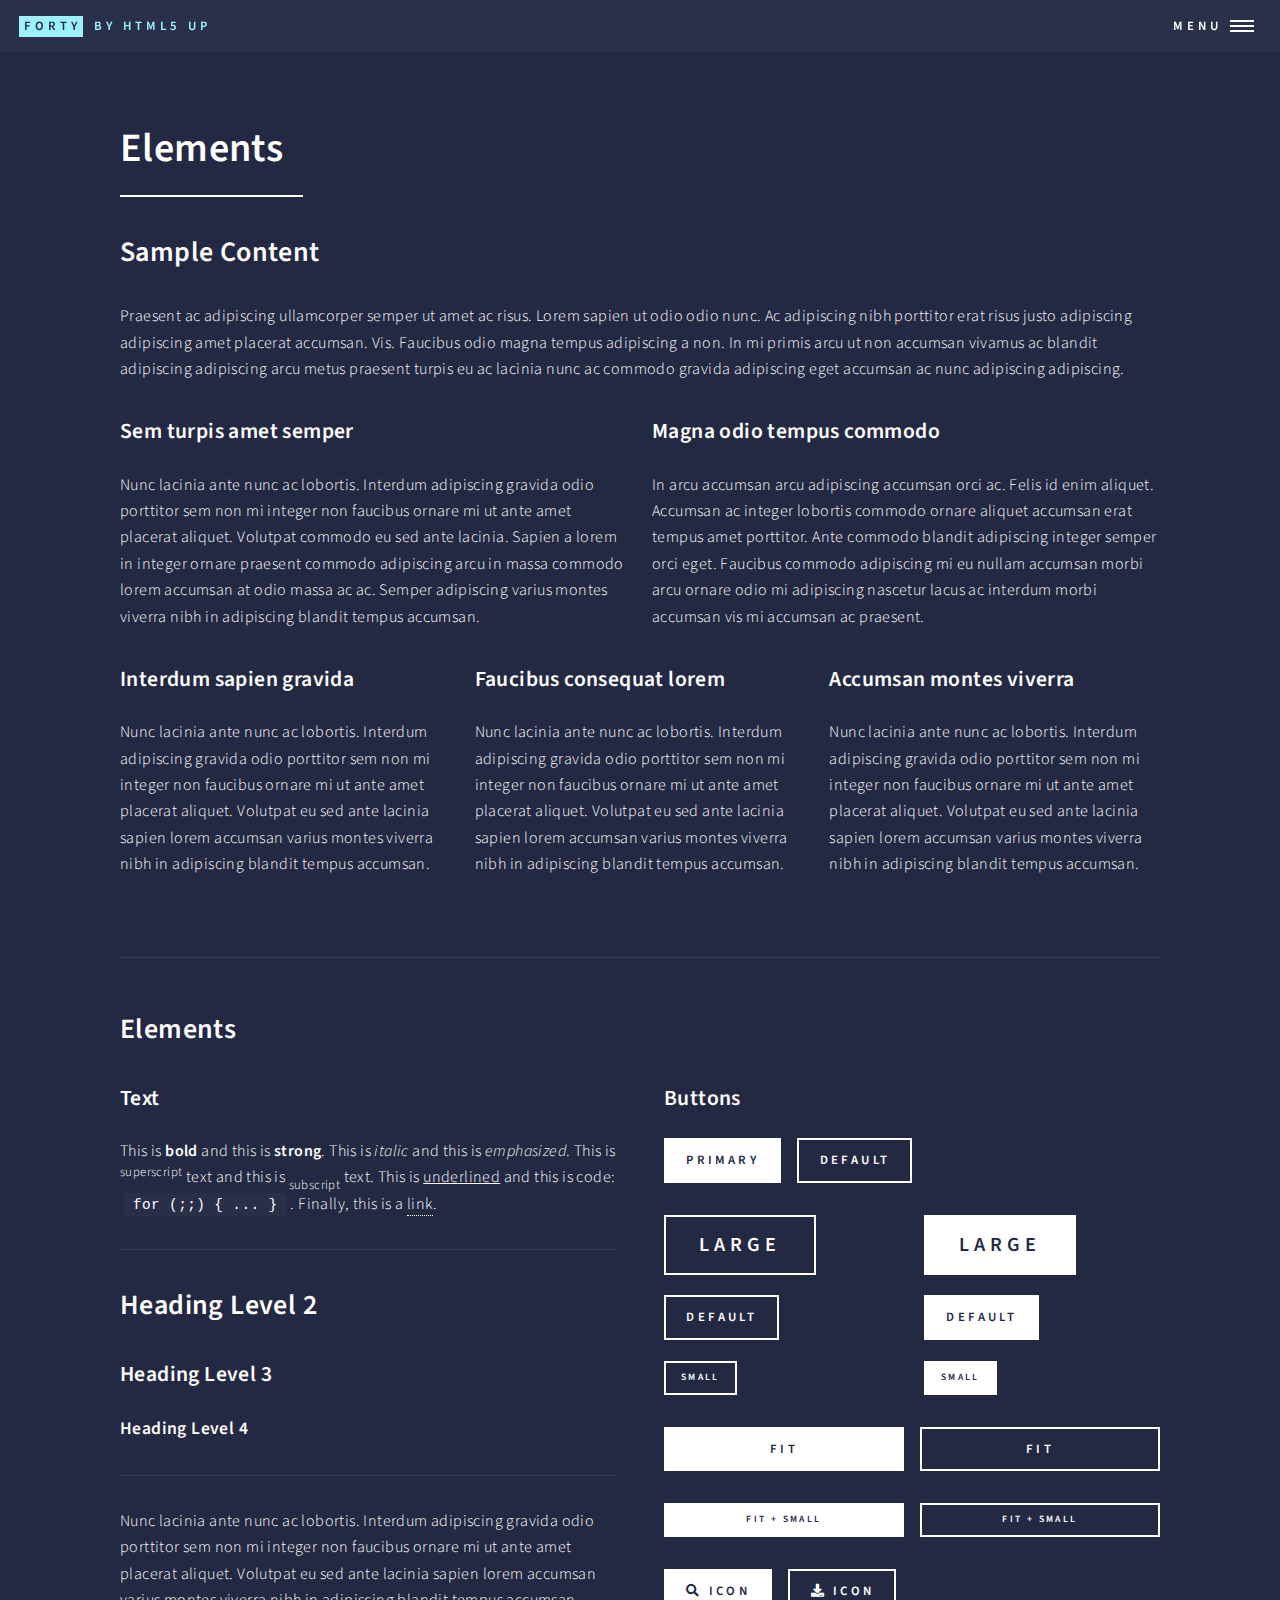
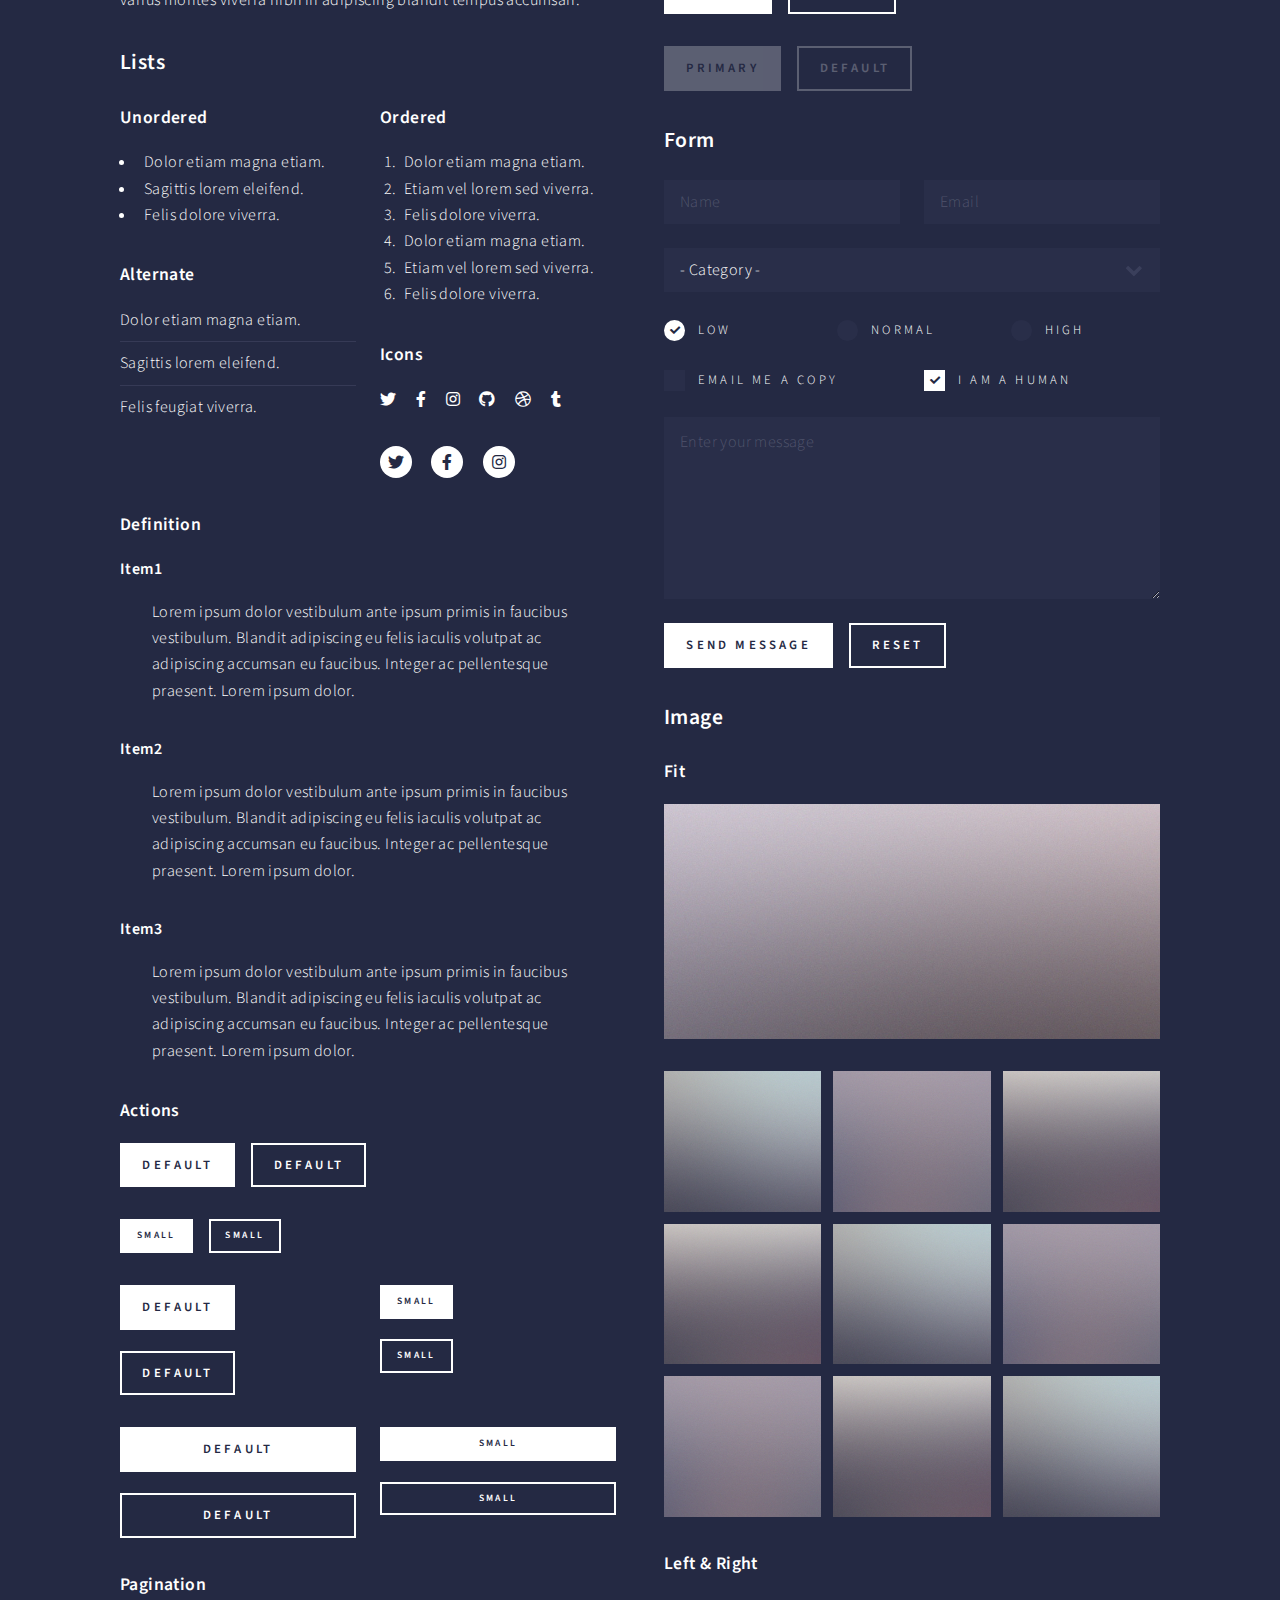
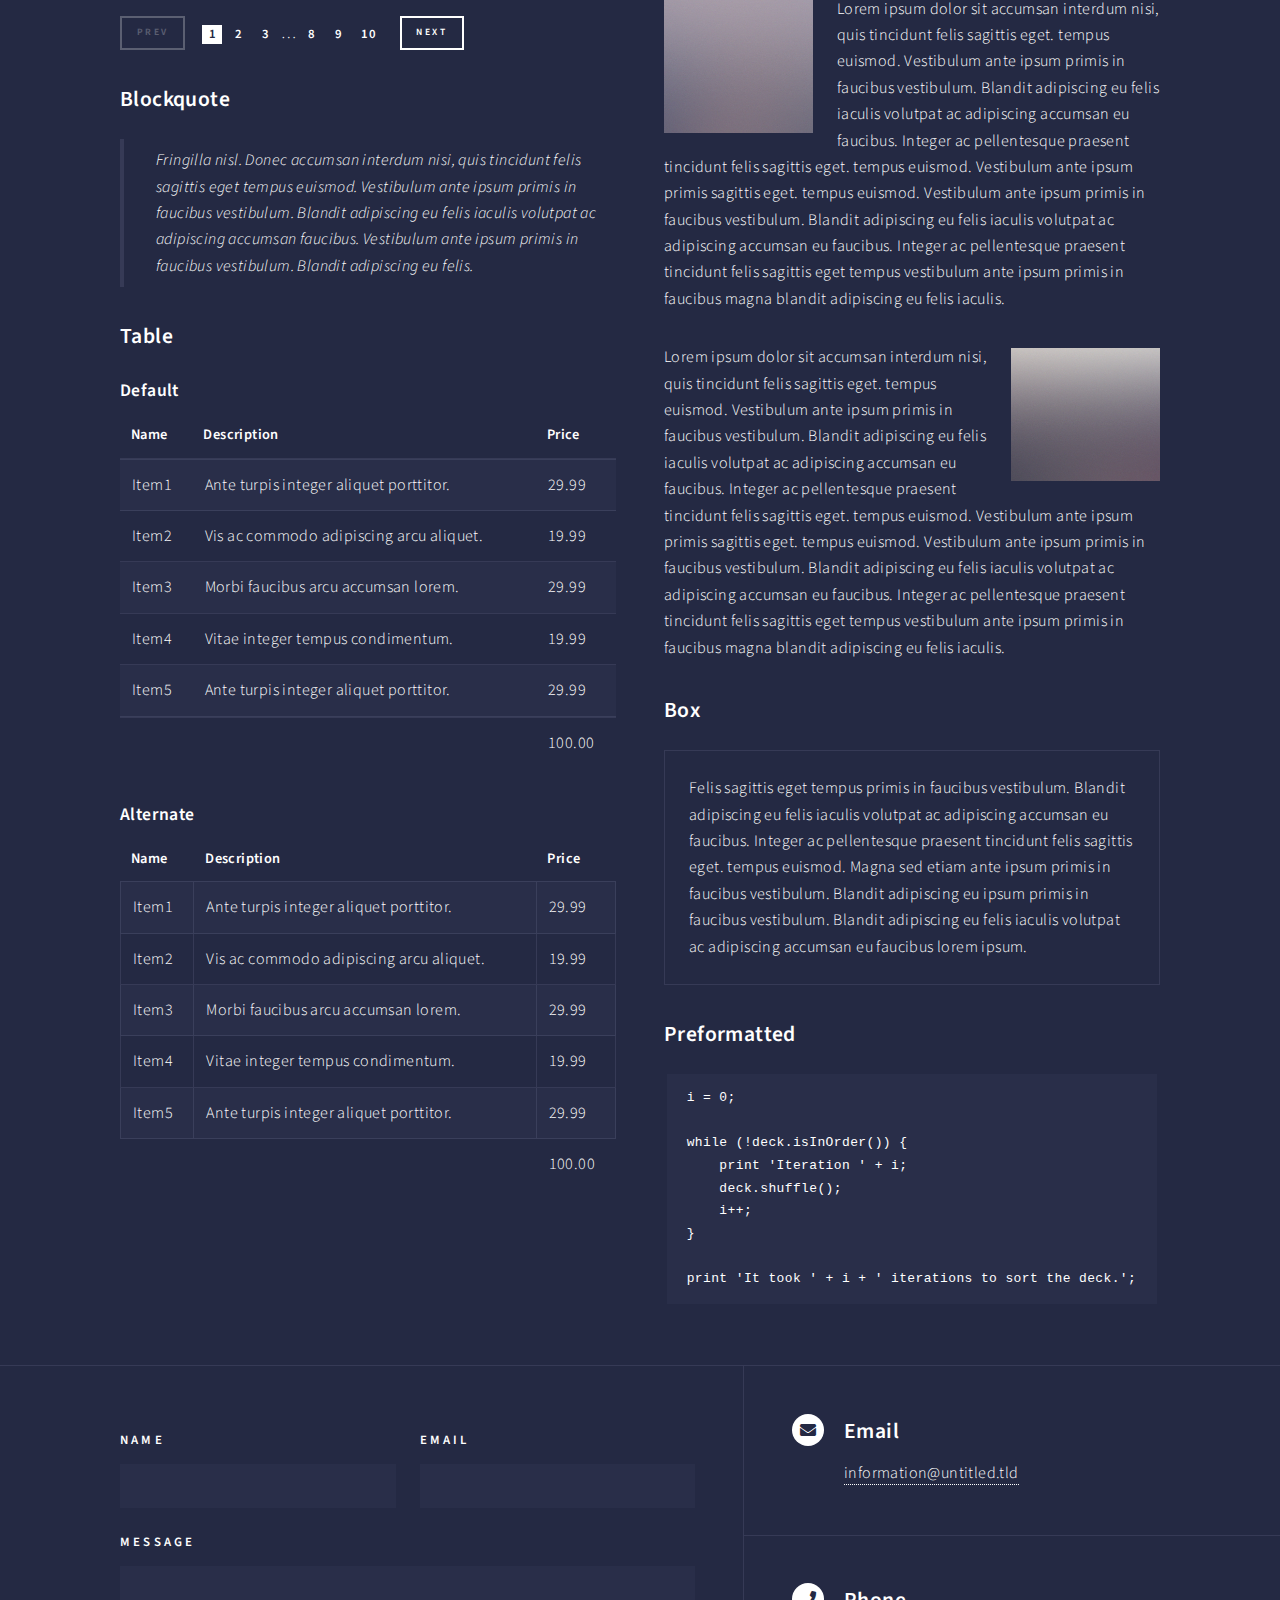
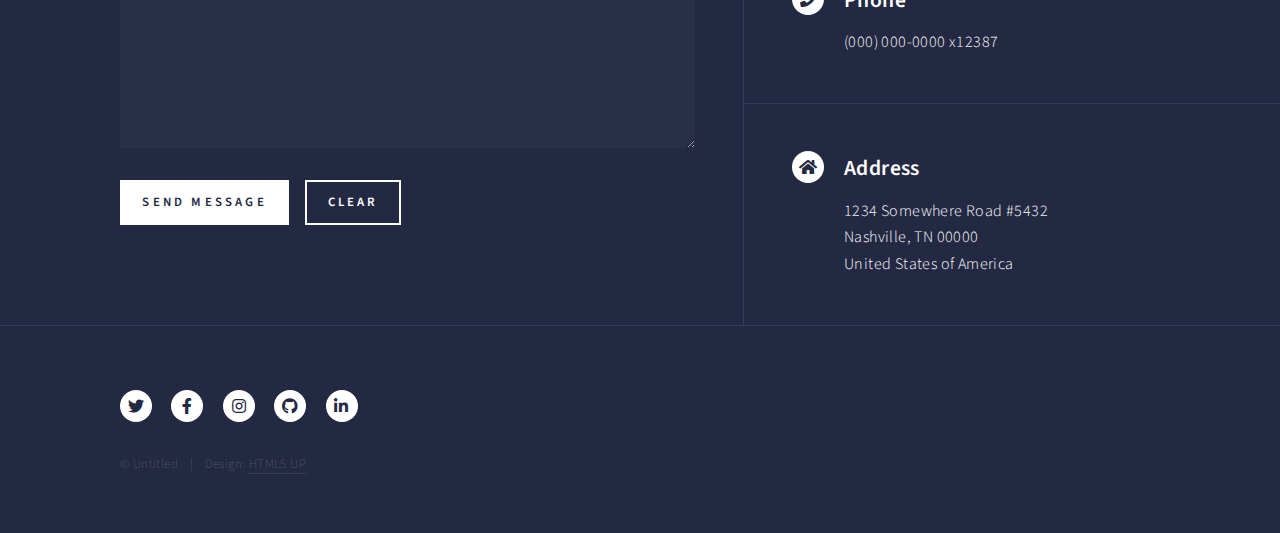
<file: elements.html>
<!DOCTYPE HTML>
<!--
	Forty by HTML5 UP
	html5up.net | @ajlkn
	Free for personal and commercial use under the CCA 3.0 license (html5up.net/license)
-->
<html>
	<head>
		<title>Elements - Forty by HTML5 UP</title>
		<meta charset="utf-8" />
		<meta name="viewport" content="width=device-width, initial-scale=1, user-scalable=no" />
		<link rel="stylesheet" href="assets/css/main.css" />
		<noscript><link rel="stylesheet" href="assets/css/noscript.css" /></noscript>
	</head>
	<body class="is-preload">

		<!-- Wrapper -->
			<div id="wrapper">

				<!-- Header -->
					<header id="header">
						<a href="index.html" class="logo"><strong>Forty</strong> <span>by HTML5 UP</span></a>
						<nav>
							<a href="#menu">Menu</a>
						</nav>
					</header>

				<!-- Menu -->
					<nav id="menu">
						<ul class="links">
							<li><a href="index.html">Home</a></li>
							<li><a href="landing.html">Landing</a></li>
							<li><a href="generic.html">Generic</a></li>
							<li><a href="elements.html">Elements</a></li>
						</ul>
						<ul class="actions stacked">
							<li><a href="#" class="button primary fit">Get Started</a></li>
							<li><a href="#" class="button fit">Log In</a></li>
						</ul>
					</nav>

				<!-- Main -->
					<div id="main" class="alt">

						<!-- One -->
							<section id="one">
								<div class="inner">
									<header class="major">
										<h1>Elements</h1>
									</header>

									<!-- Content -->
										<h2 id="content">Sample Content</h2>
										<p>Praesent ac adipiscing ullamcorper semper ut amet ac risus. Lorem sapien ut odio odio nunc. Ac adipiscing nibh porttitor erat risus justo adipiscing adipiscing amet placerat accumsan. Vis. Faucibus odio magna tempus adipiscing a non. In mi primis arcu ut non accumsan vivamus ac blandit adipiscing adipiscing arcu metus praesent turpis eu ac lacinia nunc ac commodo gravida adipiscing eget accumsan ac nunc adipiscing adipiscing.</p>
										<div class="row">
											<div class="col-6 col-12-small">
												<h3>Sem turpis amet semper</h3>
												<p>Nunc lacinia ante nunc ac lobortis. Interdum adipiscing gravida odio porttitor sem non mi integer non faucibus ornare mi ut ante amet placerat aliquet. Volutpat commodo eu sed ante lacinia. Sapien a lorem in integer ornare praesent commodo adipiscing arcu in massa commodo lorem accumsan at odio massa ac ac. Semper adipiscing varius montes viverra nibh in adipiscing blandit tempus accumsan.</p>
											</div>
											<div class="col-6 col-12-small">
												<h3>Magna odio tempus commodo</h3>
												<p>In arcu accumsan arcu adipiscing accumsan orci ac. Felis id enim aliquet. Accumsan ac integer lobortis commodo ornare aliquet accumsan erat tempus amet porttitor. Ante commodo blandit adipiscing integer semper orci eget. Faucibus commodo adipiscing mi eu nullam accumsan morbi arcu ornare odio mi adipiscing nascetur lacus ac interdum morbi accumsan vis mi accumsan ac praesent.</p>
											</div>
											<!-- Break -->
											<div class="col-4 col-12-medium">
												<h3>Interdum sapien gravida</h3>
												<p>Nunc lacinia ante nunc ac lobortis. Interdum adipiscing gravida odio porttitor sem non mi integer non faucibus ornare mi ut ante amet placerat aliquet. Volutpat eu sed ante lacinia sapien lorem accumsan varius montes viverra nibh in adipiscing blandit tempus accumsan.</p>
											</div>
											<div class="col-4 col-12-medium">
												<h3>Faucibus consequat lorem</h3>
												<p>Nunc lacinia ante nunc ac lobortis. Interdum adipiscing gravida odio porttitor sem non mi integer non faucibus ornare mi ut ante amet placerat aliquet. Volutpat eu sed ante lacinia sapien lorem accumsan varius montes viverra nibh in adipiscing blandit tempus accumsan.</p>
											</div>
											<div class="col-4 col-12-medium">
												<h3>Accumsan montes viverra</h3>
												<p>Nunc lacinia ante nunc ac lobortis. Interdum adipiscing gravida odio porttitor sem non mi integer non faucibus ornare mi ut ante amet placerat aliquet. Volutpat eu sed ante lacinia sapien lorem accumsan varius montes viverra nibh in adipiscing blandit tempus accumsan.</p>
											</div>
										</div>

									<hr class="major" />

									<!-- Elements -->
										<h2 id="elements">Elements</h2>
										<div class="row gtr-200">
											<div class="col-6 col-12-medium">

												<!-- Text stuff -->
													<h3>Text</h3>
													<p>This is <b>bold</b> and this is <strong>strong</strong>. This is <i>italic</i> and this is <em>emphasized</em>.
													This is <sup>superscript</sup> text and this is <sub>subscript</sub> text.
													This is <u>underlined</u> and this is code: <code>for (;;) { ... }</code>.
													Finally, this is a <a href="#">link</a>.</p>
													<hr />
													<h2>Heading Level 2</h2>
													<h3>Heading Level 3</h3>
													<h4>Heading Level 4</h4>
													<hr />
													<p>Nunc lacinia ante nunc ac lobortis. Interdum adipiscing gravida odio porttitor sem non mi integer non faucibus ornare mi ut ante amet placerat aliquet. Volutpat eu sed ante lacinia sapien lorem accumsan varius montes viverra nibh in adipiscing blandit tempus accumsan.</p>

												<!-- Lists -->
													<h3>Lists</h3>
													<div class="row">
														<div class="col-6 col-12-small">

															<h4>Unordered</h4>
															<ul>
																<li>Dolor etiam magna etiam.</li>
																<li>Sagittis lorem eleifend.</li>
																<li>Felis dolore viverra.</li>
															</ul>

															<h4>Alternate</h4>
															<ul class="alt">
																<li>Dolor etiam magna etiam.</li>
																<li>Sagittis lorem eleifend.</li>
																<li>Felis feugiat viverra.</li>
															</ul>

														</div>
														<div class="col-6 col-12-small">

															<h4>Ordered</h4>
															<ol>
																<li>Dolor etiam magna etiam.</li>
																<li>Etiam vel lorem sed viverra.</li>
																<li>Felis dolore viverra.</li>
																<li>Dolor etiam magna etiam.</li>
																<li>Etiam vel lorem sed viverra.</li>
																<li>Felis dolore viverra.</li>
															</ol>

															<h4>Icons</h4>
															<ul class="icons">
																<li><a href="#" class="icon brands fa-twitter"><span class="label">Twitter</span></a></li>
																<li><a href="#" class="icon brands fa-facebook-f"><span class="label">Facebook</span></a></li>
																<li><a href="#" class="icon brands fa-instagram"><span class="label">Instagram</span></a></li>
																<li><a href="#" class="icon brands fa-github"><span class="label">Github</span></a></li>
																<li><a href="#" class="icon brands fa-dribbble"><span class="label">Dribbble</span></a></li>
																<li><a href="#" class="icon brands fa-tumblr"><span class="label">Tumblr</span></a></li>
															</ul>
															<ul class="icons">
																<li><a href="#" class="icon brands alt fa-twitter"><span class="label">Twitter</span></a></li>
																<li><a href="#" class="icon brands alt fa-facebook-f"><span class="label">Facebook</span></a></li>
																<li><a href="#" class="icon brands alt fa-instagram"><span class="label">Instagram</span></a></li>
															</ul>

														</div>
													</div>
													<h4>Definition</h4>
													<dl>
														<dt>Item1</dt>
														<dd>
															<p>Lorem ipsum dolor vestibulum ante ipsum primis in faucibus vestibulum. Blandit adipiscing eu felis iaculis volutpat ac adipiscing accumsan eu faucibus. Integer ac pellentesque praesent. Lorem ipsum dolor.</p>
														</dd>
														<dt>Item2</dt>
														<dd>
															<p>Lorem ipsum dolor vestibulum ante ipsum primis in faucibus vestibulum. Blandit adipiscing eu felis iaculis volutpat ac adipiscing accumsan eu faucibus. Integer ac pellentesque praesent. Lorem ipsum dolor.</p>
														</dd>
														<dt>Item3</dt>
														<dd>
															<p>Lorem ipsum dolor vestibulum ante ipsum primis in faucibus vestibulum. Blandit adipiscing eu felis iaculis volutpat ac adipiscing accumsan eu faucibus. Integer ac pellentesque praesent. Lorem ipsum dolor.</p>
														</dd>
													</dl>

													<h4>Actions</h4>
													<ul class="actions">
														<li><a href="#" class="button primary">Default</a></li>
														<li><a href="#" class="button">Default</a></li>
													</ul>
													<ul class="actions small">
														<li><a href="#" class="button primary small">Small</a></li>
														<li><a href="#" class="button small">Small</a></li>
													</ul>
													<div class="row">
														<div class="col-6 col-12-small">
															<ul class="actions stacked">
																<li><a href="#" class="button primary">Default</a></li>
																<li><a href="#" class="button">Default</a></li>
															</ul>
														</div>
														<div class="col-6 col-12-small">
															<ul class="actions stacked">
																<li><a href="#" class="button primary small">Small</a></li>
																<li><a href="#" class="button small">Small</a></li>
															</ul>
														</div>
														<div class="col-6 col-12-small">
															<ul class="actions stacked">
																<li><a href="#" class="button primary fit">Default</a></li>
																<li><a href="#" class="button fit">Default</a></li>
															</ul>
														</div>
														<div class="col-6 col-12-small">
															<ul class="actions stacked">
																<li><a href="#" class="button primary small fit">Small</a></li>
																<li><a href="#" class="button small fit">Small</a></li>
															</ul>
														</div>
													</div>

													<h4>Pagination</h4>
													<ul class="pagination">
														<li><span class="button small disabled">Prev</span></li>
														<li><a href="#" class="page active">1</a></li>
														<li><a href="#" class="page">2</a></li>
														<li><a href="#" class="page">3</a></li>
														<li><span>&hellip;</span></li>
														<li><a href="#" class="page">8</a></li>
														<li><a href="#" class="page">9</a></li>
														<li><a href="#" class="page">10</a></li>
														<li><a href="#" class="button small">Next</a></li>
													</ul>

												<!-- Blockquote -->
													<h3>Blockquote</h3>
													<blockquote>Fringilla nisl. Donec accumsan interdum nisi, quis tincidunt felis sagittis eget tempus euismod. Vestibulum ante ipsum primis in faucibus vestibulum. Blandit adipiscing eu felis iaculis volutpat ac adipiscing accumsan faucibus. Vestibulum ante ipsum primis in faucibus vestibulum. Blandit adipiscing eu felis.</blockquote>

												<!-- Table -->
													<h3>Table</h3>

													<h4>Default</h4>
													<div class="table-wrapper">
														<table>
															<thead>
																<tr>
																	<th>Name</th>
																	<th>Description</th>
																	<th>Price</th>
																</tr>
															</thead>
															<tbody>
																<tr>
																	<td>Item1</td>
																	<td>Ante turpis integer aliquet porttitor.</td>
																	<td>29.99</td>
																</tr>
																<tr>
																	<td>Item2</td>
																	<td>Vis ac commodo adipiscing arcu aliquet.</td>
																	<td>19.99</td>
																</tr>
																<tr>
																	<td>Item3</td>
																	<td> Morbi faucibus arcu accumsan lorem.</td>
																	<td>29.99</td>
																</tr>
																<tr>
																	<td>Item4</td>
																	<td>Vitae integer tempus condimentum.</td>
																	<td>19.99</td>
																</tr>
																<tr>
																	<td>Item5</td>
																	<td>Ante turpis integer aliquet porttitor.</td>
																	<td>29.99</td>
																</tr>
															</tbody>
															<tfoot>
																<tr>
																	<td colspan="2"></td>
																	<td>100.00</td>
																</tr>
															</tfoot>
														</table>
													</div>

													<h4>Alternate</h4>
													<div class="table-wrapper">
														<table class="alt">
															<thead>
																<tr>
																	<th>Name</th>
																	<th>Description</th>
																	<th>Price</th>
																</tr>
															</thead>
															<tbody>
																<tr>
																	<td>Item1</td>
																	<td>Ante turpis integer aliquet porttitor.</td>
																	<td>29.99</td>
																</tr>
																<tr>
																	<td>Item2</td>
																	<td>Vis ac commodo adipiscing arcu aliquet.</td>
																	<td>19.99</td>
																</tr>
																<tr>
																	<td>Item3</td>
																	<td> Morbi faucibus arcu accumsan lorem.</td>
																	<td>29.99</td>
																</tr>
																<tr>
																	<td>Item4</td>
																	<td>Vitae integer tempus condimentum.</td>
																	<td>19.99</td>
																</tr>
																<tr>
																	<td>Item5</td>
																	<td>Ante turpis integer aliquet porttitor.</td>
																	<td>29.99</td>
																</tr>
															</tbody>
															<tfoot>
																<tr>
																	<td colspan="2"></td>
																	<td>100.00</td>
																</tr>
															</tfoot>
														</table>
													</div>

											</div>
											<div class="col-6 col-12-medium">

												<!-- Buttons -->
													<h3>Buttons</h3>
													<ul class="actions">
														<li><a href="#" class="button primary">Primary</a></li>
														<li><a href="#" class="button">Default</a></li>
													</ul>
													<div class="row">
														<div class="col-6 col-12-xsmall">
															<ul class="actions stacked">
																<li><a href="#" class="button large">Large</a></li>
																<li><a href="#" class="button">Default</a></li>
																<li><a href="#" class="button small">Small</a></li>
															</ul>
														</div>
														<div class="col-6 col-12-xsmall">
															<ul class="actions stacked">
																<li><a href="#" class="button primary large">Large</a></li>
																<li><a href="#" class="button primary">Default</a></li>
																<li><a href="#" class="button primary small">Small</a></li>
															</ul>
														</div>
													</div>
													<ul class="actions fit">
														<li><a href="#" class="button primary fit">Fit</a></li>
														<li><a href="#" class="button fit">Fit</a></li>
													</ul>
													<ul class="actions fit small">
														<li><a href="#" class="button primary fit small">Fit + Small</a></li>
														<li><a href="#" class="button fit small">Fit + Small</a></li>
													</ul>
													<ul class="actions">
														<li><a href="#" class="button primary icon solid fa-search">Icon</a></li>
														<li><a href="#" class="button icon solid fa-download">Icon</a></li>
													</ul>
													<ul class="actions">
														<li><span class="button primary disabled">Primary</span></li>
														<li><span class="button disabled">Default</span></li>
													</ul>

												<!-- Form -->
													<h3>Form</h3>

													<form method="post" action="#">
														<div class="row gtr-uniform">
															<div class="col-6 col-12-xsmall">
																<input type="text" name="demo-name" id="demo-name" value="" placeholder="Name" />
															</div>
															<div class="col-6 col-12-xsmall">
																<input type="email" name="demo-email" id="demo-email" value="" placeholder="Email" />
															</div>
															<!-- Break -->
															<div class="col-12">
																<select name="demo-category" id="demo-category">
																	<option value="">- Category -</option>
																	<option value="1">Manufacturing</option>
																	<option value="1">Shipping</option>
																	<option value="1">Administration</option>
																	<option value="1">Human Resources</option>
																</select>
															</div>
															<!-- Break -->
															<div class="col-4 col-12-small">
																<input type="radio" id="demo-priority-low" name="demo-priority" checked>
																<label for="demo-priority-low">Low</label>
															</div>
															<div class="col-4 col-12-small">
																<input type="radio" id="demo-priority-normal" name="demo-priority">
																<label for="demo-priority-normal">Normal</label>
															</div>
															<div class="col-4 col-12-small">
																<input type="radio" id="demo-priority-high" name="demo-priority">
																<label for="demo-priority-high">High</label>
															</div>
															<!-- Break -->
															<div class="col-6 col-12-small">
																<input type="checkbox" id="demo-copy" name="demo-copy">
																<label for="demo-copy">Email me a copy</label>
															</div>
															<div class="col-6 col-12-small">
																<input type="checkbox" id="demo-human" name="demo-human" checked>
																<label for="demo-human">I am a human</label>
															</div>
															<!-- Break -->
															<div class="col-12">
																<textarea name="demo-message" id="demo-message" placeholder="Enter your message" rows="6"></textarea>
															</div>
															<!-- Break -->
															<div class="col-12">
																<ul class="actions">
																	<li><input type="submit" value="Send Message" class="primary" /></li>
																	<li><input type="reset" value="Reset" /></li>
																</ul>
															</div>
														</div>
													</form>

												<!-- Image -->
													<h3>Image</h3>

													<h4>Fit</h4>
													<span class="image fit"><img src="images/pic03.jpg" alt="" /></span>
													<div class="box alt">
														<div class="row gtr-50 gtr-uniform">
															<div class="col-4"><span class="image fit"><img src="images/pic08.jpg" alt="" /></span></div>
															<div class="col-4"><span class="image fit"><img src="images/pic09.jpg" alt="" /></span></div>
															<div class="col-4"><span class="image fit"><img src="images/pic10.jpg" alt="" /></span></div>
															<!-- Break -->
															<div class="col-4"><span class="image fit"><img src="images/pic10.jpg" alt="" /></span></div>
															<div class="col-4"><span class="image fit"><img src="images/pic08.jpg" alt="" /></span></div>
															<div class="col-4"><span class="image fit"><img src="images/pic09.jpg" alt="" /></span></div>
															<!-- Break -->
															<div class="col-4"><span class="image fit"><img src="images/pic09.jpg" alt="" /></span></div>
															<div class="col-4"><span class="image fit"><img src="images/pic10.jpg" alt="" /></span></div>
															<div class="col-4"><span class="image fit"><img src="images/pic08.jpg" alt="" /></span></div>
														</div>
													</div>

													<h4>Left &amp; Right</h4>
													<p><span class="image left"><img src="images/pic09.jpg" alt="" /></span>Lorem ipsum dolor sit accumsan interdum nisi, quis tincidunt felis sagittis eget. tempus euismod. Vestibulum ante ipsum primis in faucibus vestibulum. Blandit adipiscing eu felis iaculis volutpat ac adipiscing accumsan eu faucibus. Integer ac pellentesque praesent tincidunt felis sagittis eget. tempus euismod. Vestibulum ante ipsum primis sagittis eget. tempus euismod. Vestibulum ante ipsum primis in faucibus vestibulum. Blandit adipiscing eu felis iaculis volutpat ac adipiscing accumsan eu faucibus. Integer ac pellentesque praesent tincidunt felis sagittis eget tempus vestibulum ante ipsum primis in faucibus magna blandit adipiscing eu felis iaculis.</p>
													<p><span class="image right"><img src="images/pic10.jpg" alt="" /></span>Lorem ipsum dolor sit accumsan interdum nisi, quis tincidunt felis sagittis eget. tempus euismod. Vestibulum ante ipsum primis in faucibus vestibulum. Blandit adipiscing eu felis iaculis volutpat ac adipiscing accumsan eu faucibus. Integer ac pellentesque praesent tincidunt felis sagittis eget. tempus euismod. Vestibulum ante ipsum primis sagittis eget. tempus euismod. Vestibulum ante ipsum primis in faucibus vestibulum. Blandit adipiscing eu felis iaculis volutpat ac adipiscing accumsan eu faucibus. Integer ac pellentesque praesent tincidunt felis sagittis eget tempus vestibulum ante ipsum primis in faucibus magna blandit adipiscing eu felis iaculis.</p>

												<!-- Box -->
													<h3>Box</h3>
													<div class="box">
														<p>Felis sagittis eget tempus primis in faucibus vestibulum. Blandit adipiscing eu felis iaculis volutpat ac adipiscing accumsan eu faucibus. Integer ac pellentesque praesent tincidunt felis sagittis eget. tempus euismod. Magna sed etiam ante ipsum primis in faucibus vestibulum. Blandit adipiscing eu ipsum primis in faucibus vestibulum. Blandit adipiscing eu felis iaculis volutpat ac adipiscing accumsan eu faucibus lorem ipsum.</p>
													</div>

												<!-- Preformatted Code -->
													<h3>Preformatted</h3>
													<pre><code>i = 0;

while (!deck.isInOrder()) {
    print 'Iteration ' + i;
    deck.shuffle();
    i++;
}

print 'It took ' + i + ' iterations to sort the deck.';
</code></pre>

											</div>
										</div>

								</div>
							</section>

					</div>

				<!-- Contact -->
					<section id="contact">
						<div class="inner">
							<section>
								<form method="post" action="#">
									<div class="fields">
										<div class="field half">
											<label for="name">Name</label>
											<input type="text" name="name" id="name" />
										</div>
										<div class="field half">
											<label for="email">Email</label>
											<input type="text" name="email" id="email" />
										</div>
										<div class="field">
											<label for="message">Message</label>
											<textarea name="message" id="message" rows="6"></textarea>
										</div>
									</div>
									<ul class="actions">
										<li><input type="submit" value="Send Message" class="primary" /></li>
										<li><input type="reset" value="Clear" /></li>
									</ul>
								</form>
							</section>
							<section class="split">
								<section>
									<div class="contact-method">
										<span class="icon solid alt fa-envelope"></span>
										<h3>Email</h3>
										<a href="#">information@untitled.tld</a>
									</div>
								</section>
								<section>
									<div class="contact-method">
										<span class="icon solid alt fa-phone"></span>
										<h3>Phone</h3>
										<span>(000) 000-0000 x12387</span>
									</div>
								</section>
								<section>
									<div class="contact-method">
										<span class="icon solid alt fa-home"></span>
										<h3>Address</h3>
										<span>1234 Somewhere Road #5432<br />
										Nashville, TN 00000<br />
										United States of America</span>
									</div>
								</section>
							</section>
						</div>
					</section>

				<!-- Footer -->
					<footer id="footer">
						<div class="inner">
							<ul class="icons">
								<li><a href="#" class="icon brands alt fa-twitter"><span class="label">Twitter</span></a></li>
								<li><a href="#" class="icon brands alt fa-facebook-f"><span class="label">Facebook</span></a></li>
								<li><a href="#" class="icon brands alt fa-instagram"><span class="label">Instagram</span></a></li>
								<li><a href="#" class="icon brands alt fa-github"><span class="label">GitHub</span></a></li>
								<li><a href="#" class="icon brands alt fa-linkedin-in"><span class="label">LinkedIn</span></a></li>
							</ul>
							<ul class="copyright">
								<li>&copy; Untitled</li><li>Design: <a href="https://html5up.net">HTML5 UP</a></li>
							</ul>
						</div>
					</footer>

			</div>

		<!-- Scripts -->
			<script src="assets/js/jquery.min.js"></script>
			<script src="assets/js/jquery.scrolly.min.js"></script>
			<script src="assets/js/jquery.scrollex.min.js"></script>
			<script src="assets/js/browser.min.js"></script>
			<script src="assets/js/breakpoints.min.js"></script>
			<script src="assets/js/util.js"></script>
			<script src="assets/js/main.js"></script>

	</body>
</html>
</file>
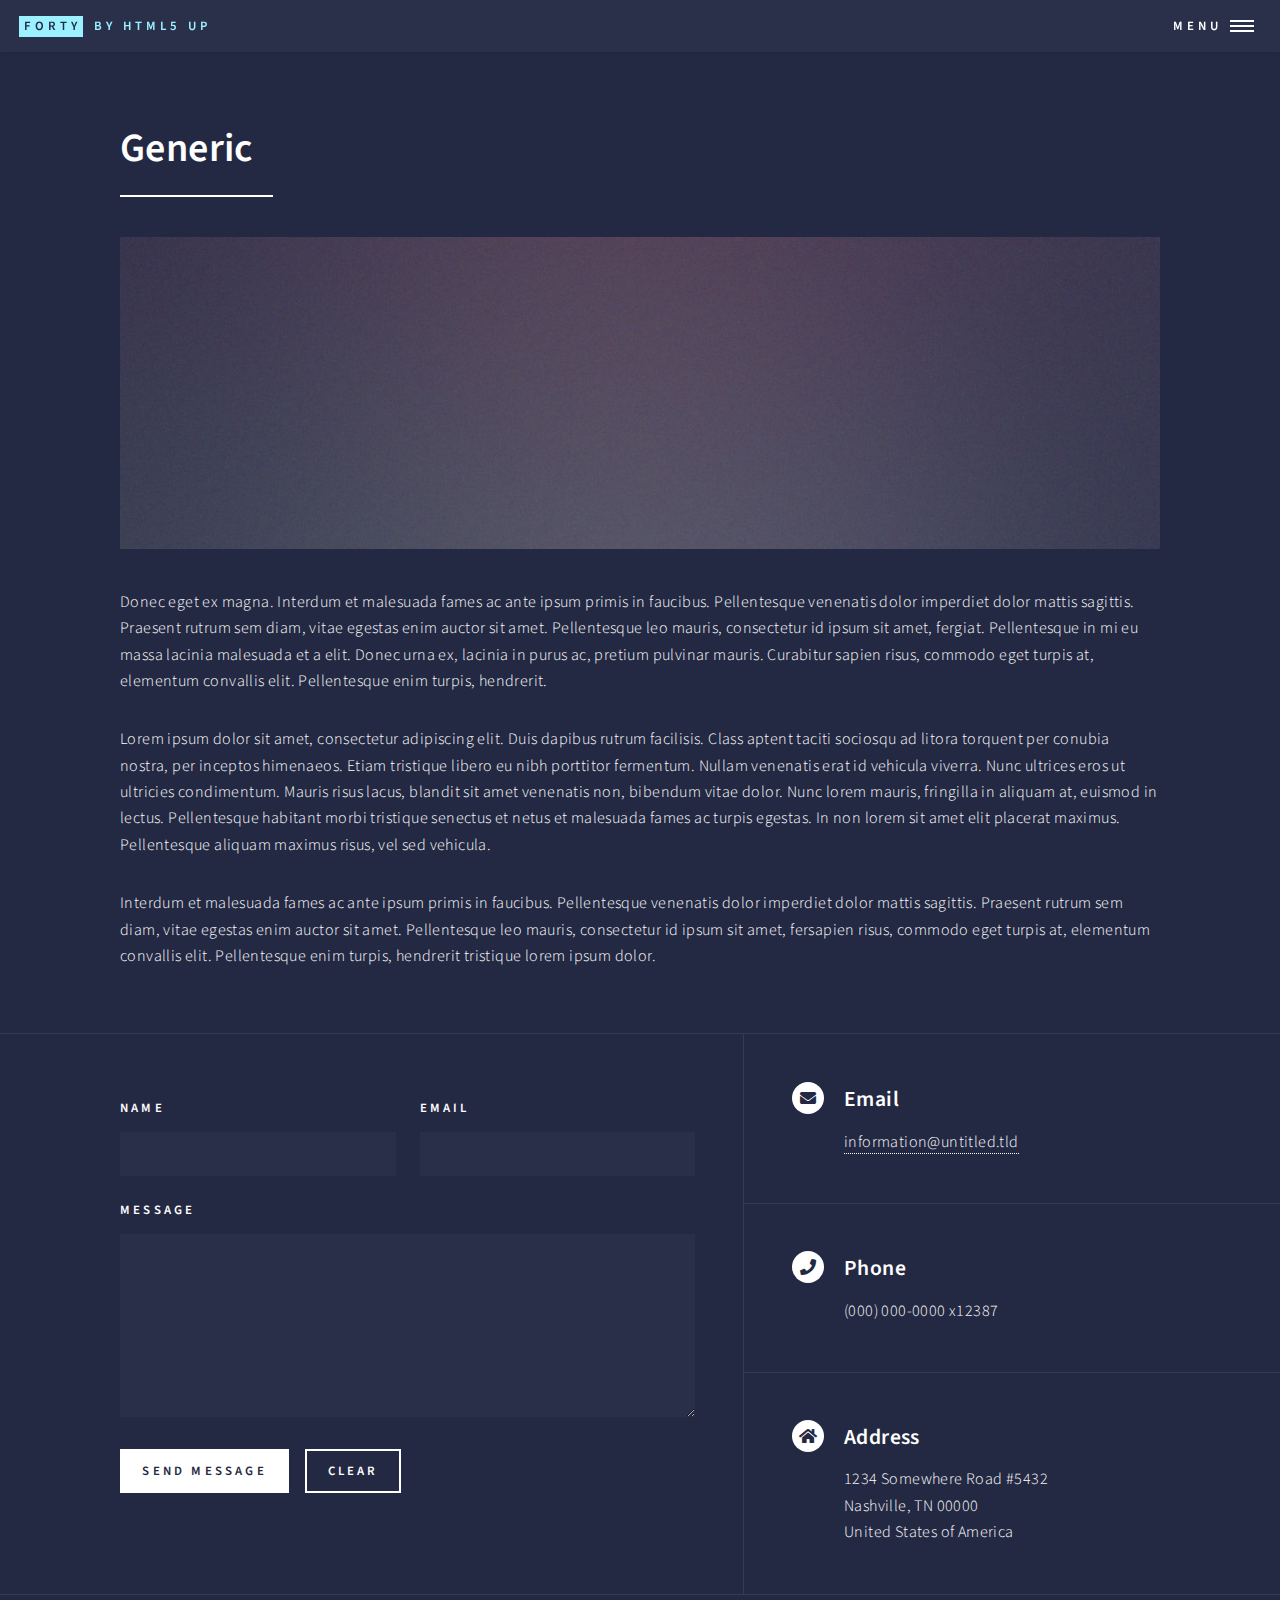
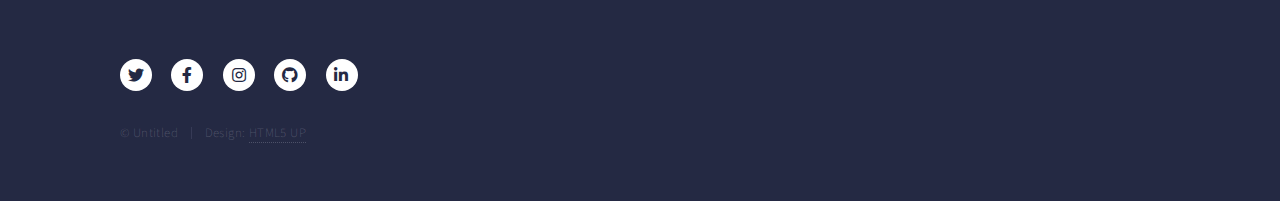
<file: generic.html>
<!DOCTYPE HTML>
<!--
	Forty by HTML5 UP
	html5up.net | @ajlkn
	Free for personal and commercial use under the CCA 3.0 license (html5up.net/license)
-->
<html>
	<head>
		<title>Generic - Forty by HTML5 UP</title>
		<meta charset="utf-8" />
		<meta name="viewport" content="width=device-width, initial-scale=1, user-scalable=no" />
		<link rel="stylesheet" href="assets/css/main.css" />
		<noscript><link rel="stylesheet" href="assets/css/noscript.css" /></noscript>
	</head>
	<body class="is-preload">

		<!-- Wrapper -->
			<div id="wrapper">

				<!-- Header -->
					<header id="header">
						<a href="index.html" class="logo"><strong>Forty</strong> <span>by HTML5 UP</span></a>
						<nav>
							<a href="#menu">Menu</a>
						</nav>
					</header>

				<!-- Menu -->
					<nav id="menu">
						<ul class="links">
							<li><a href="index.html">Home</a></li>
							<li><a href="landing.html">Landing</a></li>
							<li><a href="generic.html">Generic</a></li>
							<li><a href="elements.html">Elements</a></li>
						</ul>
						<ul class="actions stacked">
							<li><a href="#" class="button primary fit">Get Started</a></li>
							<li><a href="#" class="button fit">Log In</a></li>
						</ul>
					</nav>

				<!-- Main -->
					<div id="main" class="alt">

						<!-- One -->
							<section id="one">
								<div class="inner">
									<header class="major">
										<h1>Generic</h1>
									</header>
									<span class="image main"><img src="images/pic11.jpg" alt="" /></span>
									<p>Donec eget ex magna. Interdum et malesuada fames ac ante ipsum primis in faucibus. Pellentesque venenatis dolor imperdiet dolor mattis sagittis. Praesent rutrum sem diam, vitae egestas enim auctor sit amet. Pellentesque leo mauris, consectetur id ipsum sit amet, fergiat. Pellentesque in mi eu massa lacinia malesuada et a elit. Donec urna ex, lacinia in purus ac, pretium pulvinar mauris. Curabitur sapien risus, commodo eget turpis at, elementum convallis elit. Pellentesque enim turpis, hendrerit.</p>
									<p>Lorem ipsum dolor sit amet, consectetur adipiscing elit. Duis dapibus rutrum facilisis. Class aptent taciti sociosqu ad litora torquent per conubia nostra, per inceptos himenaeos. Etiam tristique libero eu nibh porttitor fermentum. Nullam venenatis erat id vehicula viverra. Nunc ultrices eros ut ultricies condimentum. Mauris risus lacus, blandit sit amet venenatis non, bibendum vitae dolor. Nunc lorem mauris, fringilla in aliquam at, euismod in lectus. Pellentesque habitant morbi tristique senectus et netus et malesuada fames ac turpis egestas. In non lorem sit amet elit placerat maximus. Pellentesque aliquam maximus risus, vel sed vehicula.</p>
									<p>Interdum et malesuada fames ac ante ipsum primis in faucibus. Pellentesque venenatis dolor imperdiet dolor mattis sagittis. Praesent rutrum sem diam, vitae egestas enim auctor sit amet. Pellentesque leo mauris, consectetur id ipsum sit amet, fersapien risus, commodo eget turpis at, elementum convallis elit. Pellentesque enim turpis, hendrerit tristique lorem ipsum dolor.</p>
								</div>
							</section>

					</div>

				<!-- Contact -->
					<section id="contact">
						<div class="inner">
							<section>
								<form method="post" action="#">
									<div class="fields">
										<div class="field half">
											<label for="name">Name</label>
											<input type="text" name="name" id="name" />
										</div>
										<div class="field half">
											<label for="email">Email</label>
											<input type="text" name="email" id="email" />
										</div>
										<div class="field">
											<label for="message">Message</label>
											<textarea name="message" id="message" rows="6"></textarea>
										</div>
									</div>
									<ul class="actions">
										<li><input type="submit" value="Send Message" class="primary" /></li>
										<li><input type="reset" value="Clear" /></li>
									</ul>
								</form>
							</section>
							<section class="split">
								<section>
									<div class="contact-method">
										<span class="icon solid alt fa-envelope"></span>
										<h3>Email</h3>
										<a href="#">information@untitled.tld</a>
									</div>
								</section>
								<section>
									<div class="contact-method">
										<span class="icon solid alt fa-phone"></span>
										<h3>Phone</h3>
										<span>(000) 000-0000 x12387</span>
									</div>
								</section>
								<section>
									<div class="contact-method">
										<span class="icon solid alt fa-home"></span>
										<h3>Address</h3>
										<span>1234 Somewhere Road #5432<br />
										Nashville, TN 00000<br />
										United States of America</span>
									</div>
								</section>
							</section>
						</div>
					</section>

				<!-- Footer -->
					<footer id="footer">
						<div class="inner">
							<ul class="icons">
								<li><a href="#" class="icon brands alt fa-twitter"><span class="label">Twitter</span></a></li>
								<li><a href="#" class="icon brands alt fa-facebook-f"><span class="label">Facebook</span></a></li>
								<li><a href="#" class="icon brands alt fa-instagram"><span class="label">Instagram</span></a></li>
								<li><a href="#" class="icon brands alt fa-github"><span class="label">GitHub</span></a></li>
								<li><a href="#" class="icon brands alt fa-linkedin-in"><span class="label">LinkedIn</span></a></li>
							</ul>
							<ul class="copyright">
								<li>&copy; Untitled</li><li>Design: <a href="https://html5up.net">HTML5 UP</a></li>
							</ul>
						</div>
					</footer>

			</div>

		<!-- Scripts -->
			<script src="assets/js/jquery.min.js"></script>
			<script src="assets/js/jquery.scrolly.min.js"></script>
			<script src="assets/js/jquery.scrollex.min.js"></script>
			<script src="assets/js/browser.min.js"></script>
			<script src="assets/js/breakpoints.min.js"></script>
			<script src="assets/js/util.js"></script>
			<script src="assets/js/main.js"></script>

	</body>
</html>
</file>
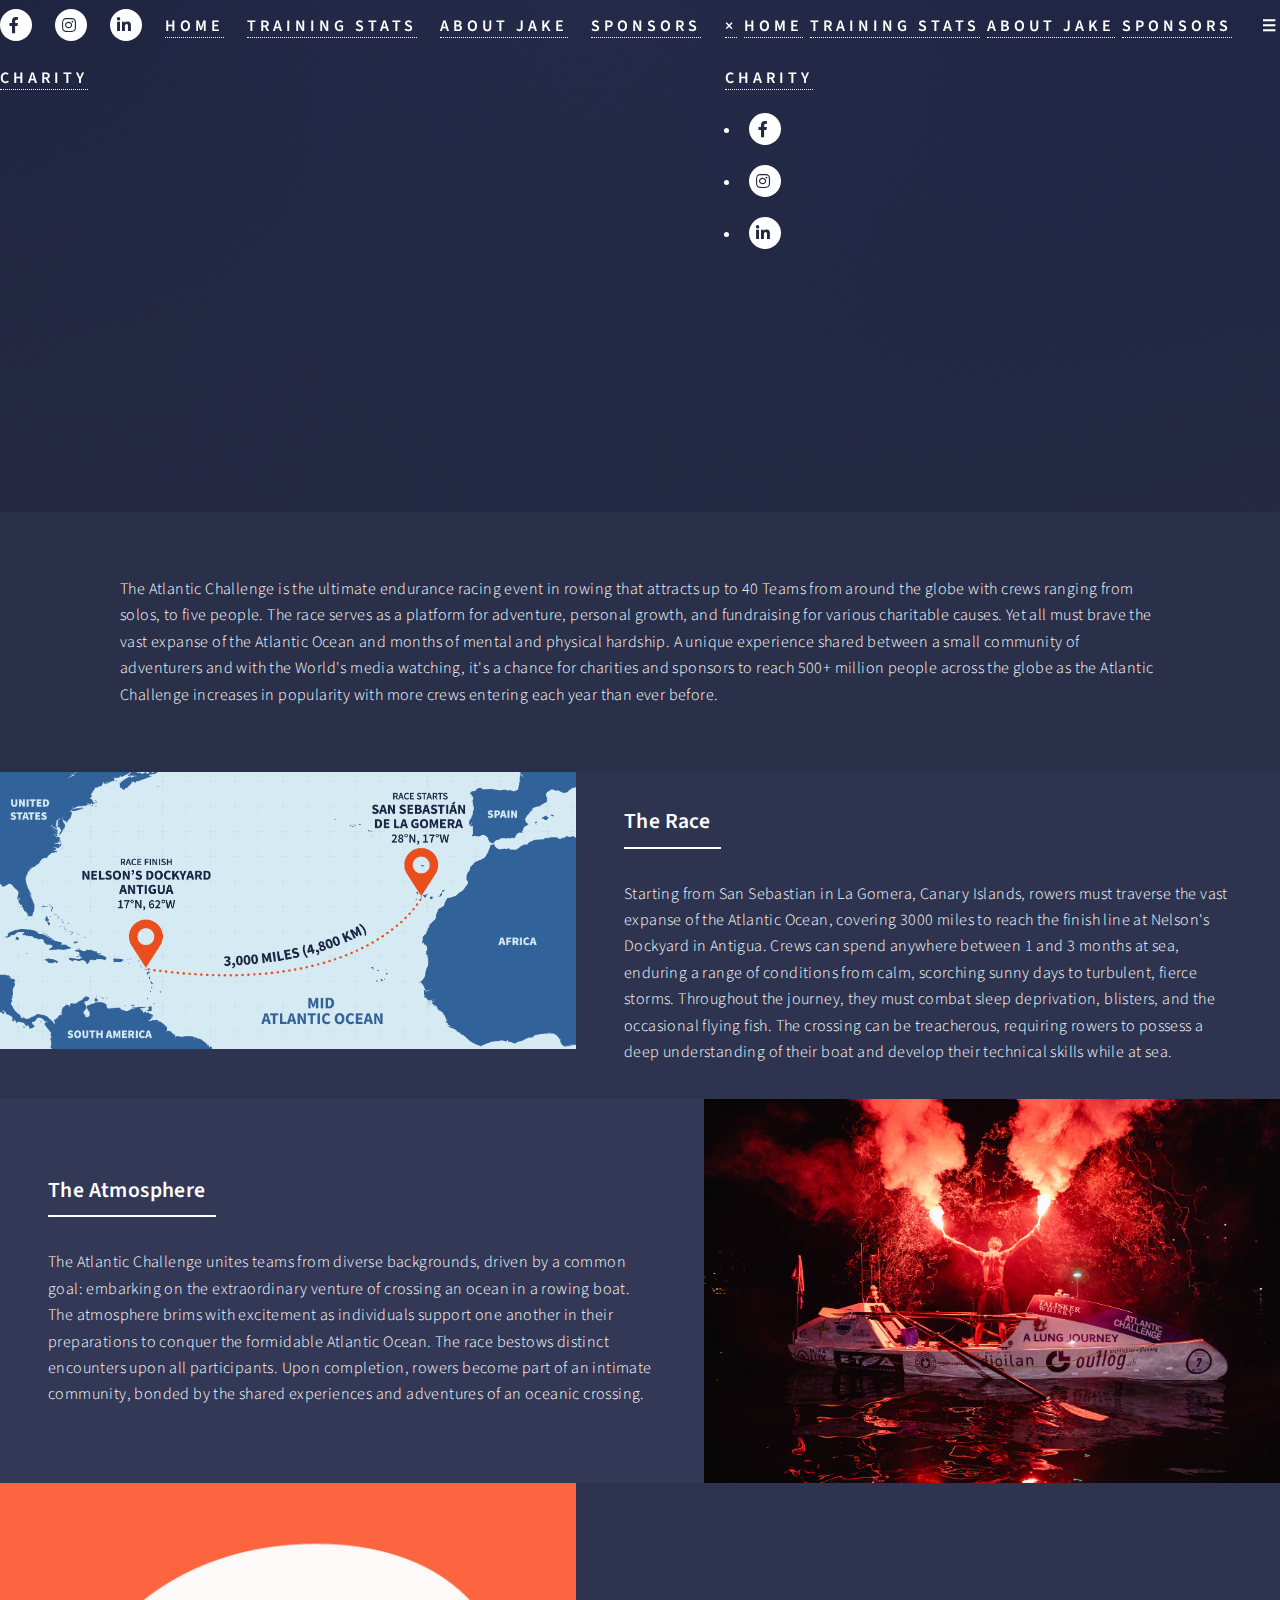
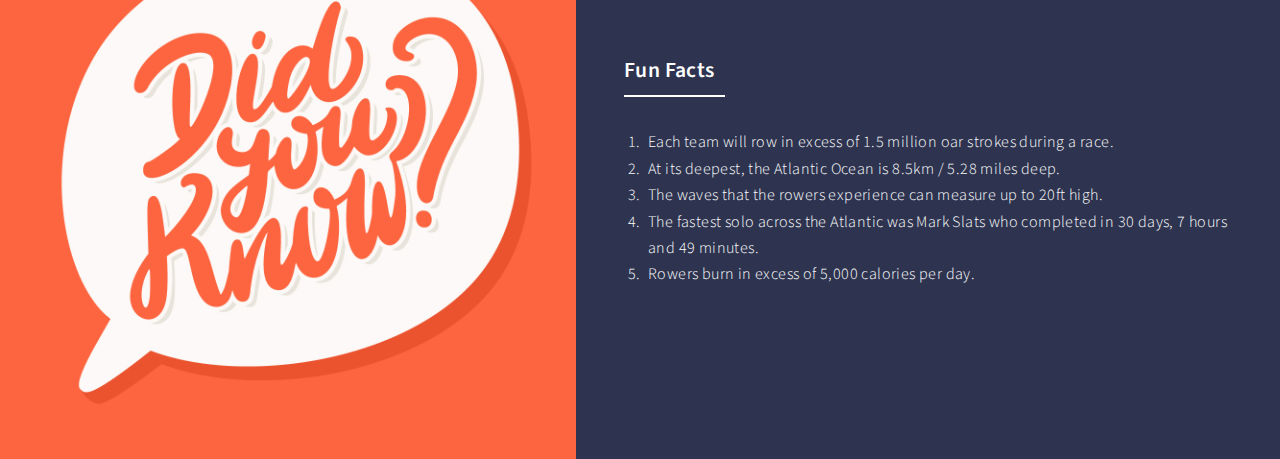
<file: landing.html>
<!DOCTYPE HTML>
<!--
	Forty by HTML5 UP
	html5up.net | @ajlkn
	Free for personal and commercial use under the CCA 3.0 license (html5up.net/license)
-->
<html>
	<head>
		<title>AIREWAVE</title>
		<meta charset="utf-8" />
		<meta name="viewport" content="width=device-width, initial-scale=1, user-scalable=no" />
		<link rel="stylesheet" href="assets/css/main.css" />
		<link rel="stylesheet" href="assets/css/style.css"/>
		<link rel="icon" href="images/AireWaveLogoFinal.png">
		<noscript><link rel="stylesheet" href="assets/css/noscript.css" /></noscript>
	</head>
	<body class="is-preload">

		<!-- Wrapper -->
			<div id="wrapper">

				<!-- Header -->
				<header id="header" class="alt">
					<ul class="icons">
							<li><a href="https://www.facebook.com/jake.still.58" class="icon brands alt fa-facebook-f"><span class="label">Facebook</span></a></li>
							<li><a href="https://www.instagram.com/jakedarcy.still/" class="icon brands alt fa-instagram"><span class="label">Instagram</span></a></li>
							<li><a href="https://www.linkedin.com/in/jake-still-160011200/" class="icon brands alt fa-linkedin-in"><span class="label">LinkedIn</span></a></li>
					
						<li><a href="index.html" class="FootHeaderLinks"><span> Home</span></a></li>
						<li><a href="dashboard.html" class="FootHeaderLinks"><span>Training Stats</span></a></li>
						<li><a href="AboutMyself.html" class="FootHeaderLinks"><span >About Jake</span></a></li>
						<li><a href="Sponsors.html" class="FootHeaderLinks"><span >Sponsors</span></a></li>
						<li><a href="Charity.html" class="FootHeaderLinks"><span>Charity</a></li>
						<!--li><img  height = "50px" width ="50px" src="images/AireWaveLogoFinal.png" class="label"></li-->
					</ul>

					
					
					
					
						<div class="nav" id="nav">
							

							<a href="javascript:void(0)" class="close" onclick="closeNav()">&times;</a>
							<a href="index.html">Home</a>
							<a href="dashboard.html">Training Stats</a>
							<a href="AboutMyself.html">About Jake</a>
							<a href="Sponsors.html">Sponsors</a>
							<a href="Charity.html">Charity</a>
							<ul class="mobile">
								<li><a href="https://www.facebook.com/jake.still.58" class="icon brands alt fa-facebook-f"><span class="label">Facebook</span></a></li>
								<li><a href="https://www.instagram.com/jakedarcy.still/" class="icon brands alt fa-instagram"><span class="label">Instagram</span></a></li>
								<li><a href="https://www.linkedin.com/in/jake-still-160011200/" class="icon brands alt fa-linkedin-in"><span class="label">LinkedIn</span></a></li>
							</ul>
						</div>
						
						<span onclick="openNav()" class="open" id="open">&#9776</span>

					
					
					
					<script>
						function openNav() {
							document.getElementById("open").style.display = "none";
							document.getElementById("nav").style.width = "100%";
						}
						function closeNav() {
							
							document.getElementById("nav").style.width = "0";
							document.getElementById("open").style.display = "flex";
						}
					</script>	
					
						
					
				</header>

				<!-- Menu -->
					<nav id="menu">
						<ul class="links">
							<li><a href="index.html">Home</a></li>
							<li><a href="landing.html">Landing</a></li>
							<li><a href="generic.html">Generic</a></li>
							<li><a href="dashboard.html">Elements</a></li>
						</ul>
						<!--ul class="actions stacked">
							<li><a href="#" class="button primary fit">Get Started</a></li>
							<li><a href="#" class="button fit">Log In</a></li>
						</ul-->
					</nav>

				<!-- Banner -->
				<!-- Note: The "styleN" class below should match that of the header element. -->
					<section id="banner" >
						<div class="inner">
							<iframe width="560" height="315" src="https://www.youtube.com/embed/Awaya-IjUeM?si=termYPJaHoMfVnUL" title="YouTube video player" frameborder="0" allow="accelerometer; autoplay; clipboard-write; encrypted-media; gyroscope; picture-in-picture; web-share" referrerpolicy="strict-origin-when-cross-origin" allowfullscreen></iframe>
							
						</div>
					</section>

				<!-- Main -->
					<div id="main">

						<!-- One -->
							<section id="one">
								<div class="inner">
									<p>The Atlantic Challenge is the ultimate endurance racing event in rowing that attracts up to 40 Teams from around the globe
										 with crews ranging from solos, to five people. The race serves as a platform for adventure, personal growth, and fundraising for various charitable causes. Yet all must brave the vast expanse of the Atlantic Ocean 
										 and months of mental and physical hardship.
										 A unique experience shared between a small community of adventurers and with 
										 the World's media watching, it's a chance for charities and sponsors to reach 500+ million people across the globe as the Atlantic Challenge 
										 increases in popularity with more crews entering each year than ever before.
									</p>
								</div>
							</section>

						<!-- Two -->
							<section id="two" class="spotlights">
								<section>
									<a class="image">
										<img src="images\Atlantic Race Route Map 3.0 12July22.png" alt="" data-position="center center" />
									</a>
									<div class="content">
										<div class="inner">
											<header class="major">
												<h3>The Race</h3>
											</header>
											<p>Starting from San Sebastian in La Gomera, Canary Islands, rowers must traverse the vast expanse of the Atlantic Ocean, covering 3000 miles to reach the finish line at Nelson's Dockyard in Antigua.
												 Crews can spend anywhere between 1 and 3 months at sea, enduring a range of conditions from calm, scorching sunny days to turbulent, fierce storms. 
												 Throughout the journey, they must combat sleep deprivation, blisters, and the occasional flying fish. 
												 The crossing can be treacherous, requiring rowers to possess a deep understanding of their boat and develop their technical skills while at sea. </p>
											
										</div>
									</div>
								</section>
								<section>
									<a  class="image">
										<img src="images/AtmospherFinish.jpg" alt="" data-position="top center" />
									</a>
									<div class="content">
										<div class="inner">
											<header class="major">
												<h3>The Atmosphere</h3>
											</header>
											<p>The Atlantic Challenge unites teams from diverse backgrounds, driven by a common goal: embarking on the extraordinary venture of crossing an ocean in a rowing boat. 
												The atmosphere brims with excitement as individuals support one another in their preparations to conquer the formidable Atlantic Ocean. The race bestows distinct encounters upon all participants. 
												Upon completion, rowers become part of an intimate community, bonded by the shared experiences and adventures of an oceanic crossing.</p>
											
										</div>
									</div>
								</section>
								<section class="bottom">
									<a  class="image">
										<img src="images/funfacts.jpg" alt="" data-position="25% 25%" />
									</a>
									<div class="content">
										<div class="inner">
											<header class="major">
												<h3>Fun Facts</h3>
											</header>
											<ol class="funfacts">
												<li>Each team will row in excess of 1.5 million oar strokes during a race.</li>
												<li>At its deepest, the Atlantic Ocean is 8.5km / 5.28 miles deep.</li>
												<li>The waves that the rowers experience can measure up to 20ft high.</li>

												<li>The fastest solo across the Atlantic was Mark Slats who completed in 30 days, 7 hours and 49 minutes.</li>
												<li>Rowers burn in excess of 5,000 calories per day.</li>
											  </ol>
										</div>
									</div>
								</section>
							</section>

						

					</div>

				<!-- Contact -->
					<!--section id="contact">
						<div class="inner">
							<section>
								<form method="post" action="#">
									<div class="fields">
										<div class="field half">
											<label for="name">Name</label>
											<input type="text" name="name" id="name" />
										</div>
										<div class="field half">
											<label for="email">Email</label>
											<input type="text" name="email" id="email" />
										</div>
										<div class="field">
											<label for="message">Message</label>
											<textarea name="message" id="message" rows="6"></textarea>
										</div>
									</div>
									<ul class="actions">
										<li><input type="submit" value="Send Message" class="primary" /></li>
										<li><input type="reset" value="Clear" /></li>
									</ul>
								</form>
							</section>
							<section class="split">
								<section>
									<div class="contact-method">
										<span class="icon solid alt fa-envelope"></span>
										<h3>Email</h3>
										<a href="#">information@untitled.tld</a>
									</div>
								</section>
								<section>
									<div class="contact-method">
										<span class="icon solid alt fa-phone"></span>
										<h3>Phone</h3>
										<span>(000) 000-0000 x12387</span>
									</div>
								</section>
								<section>
									<div class="contact-method">
										<span class="icon solid alt fa-home"></span>
										<h3>Address</h3>
										<span>1234 Somewhere Road #5432<br />
										Nashville, TN 00000<br />
										United States of America</span>
									</div>
								</section>
							</section>
						</div>
					</section>

				< Footer >
					<footer id="footer">
						<div class="inner">
							<ul class="icons">
								<li><a href="#" class="icon brands alt fa-twitter"><span class="label">Twitter</span></a></li>
								<li><a href="#" class="icon brands alt fa-facebook-f"><span class="label">Facebook</span></a></li>
								<li><a href="#" class="icon brands alt fa-instagram"><span class="label">Instagram</span></a></li>
								<li><a href="#" class="icon brands alt fa-github"><span class="label">GitHub</span></a></li>
								<li><a href="#" class="icon brands alt fa-linkedin-in"><span class="label">LinkedIn</span></a></li>
							</ul>
							<ul class="copyright">
								<li>&copy; Untitled</li><li>Design: <a href="https://html5up.net">HTML5 UP</a></li>
							</ul>
						</div>
					</footer-->

			</div>

		<!-- Scripts -->
			<script src="assets/js/jquery.min.js"></script>
			<script src="assets/js/jquery.scrolly.min.js"></script>
			<script src="assets/js/jquery.scrollex.min.js"></script>
			<script src="assets/js/browser.min.js"></script>
			<script src="assets/js/breakpoints.min.js"></script>
			<script src="assets/js/util.js"></script>
			<script src="assets/js/main.js"></script>

	</body>
</html>
</file>
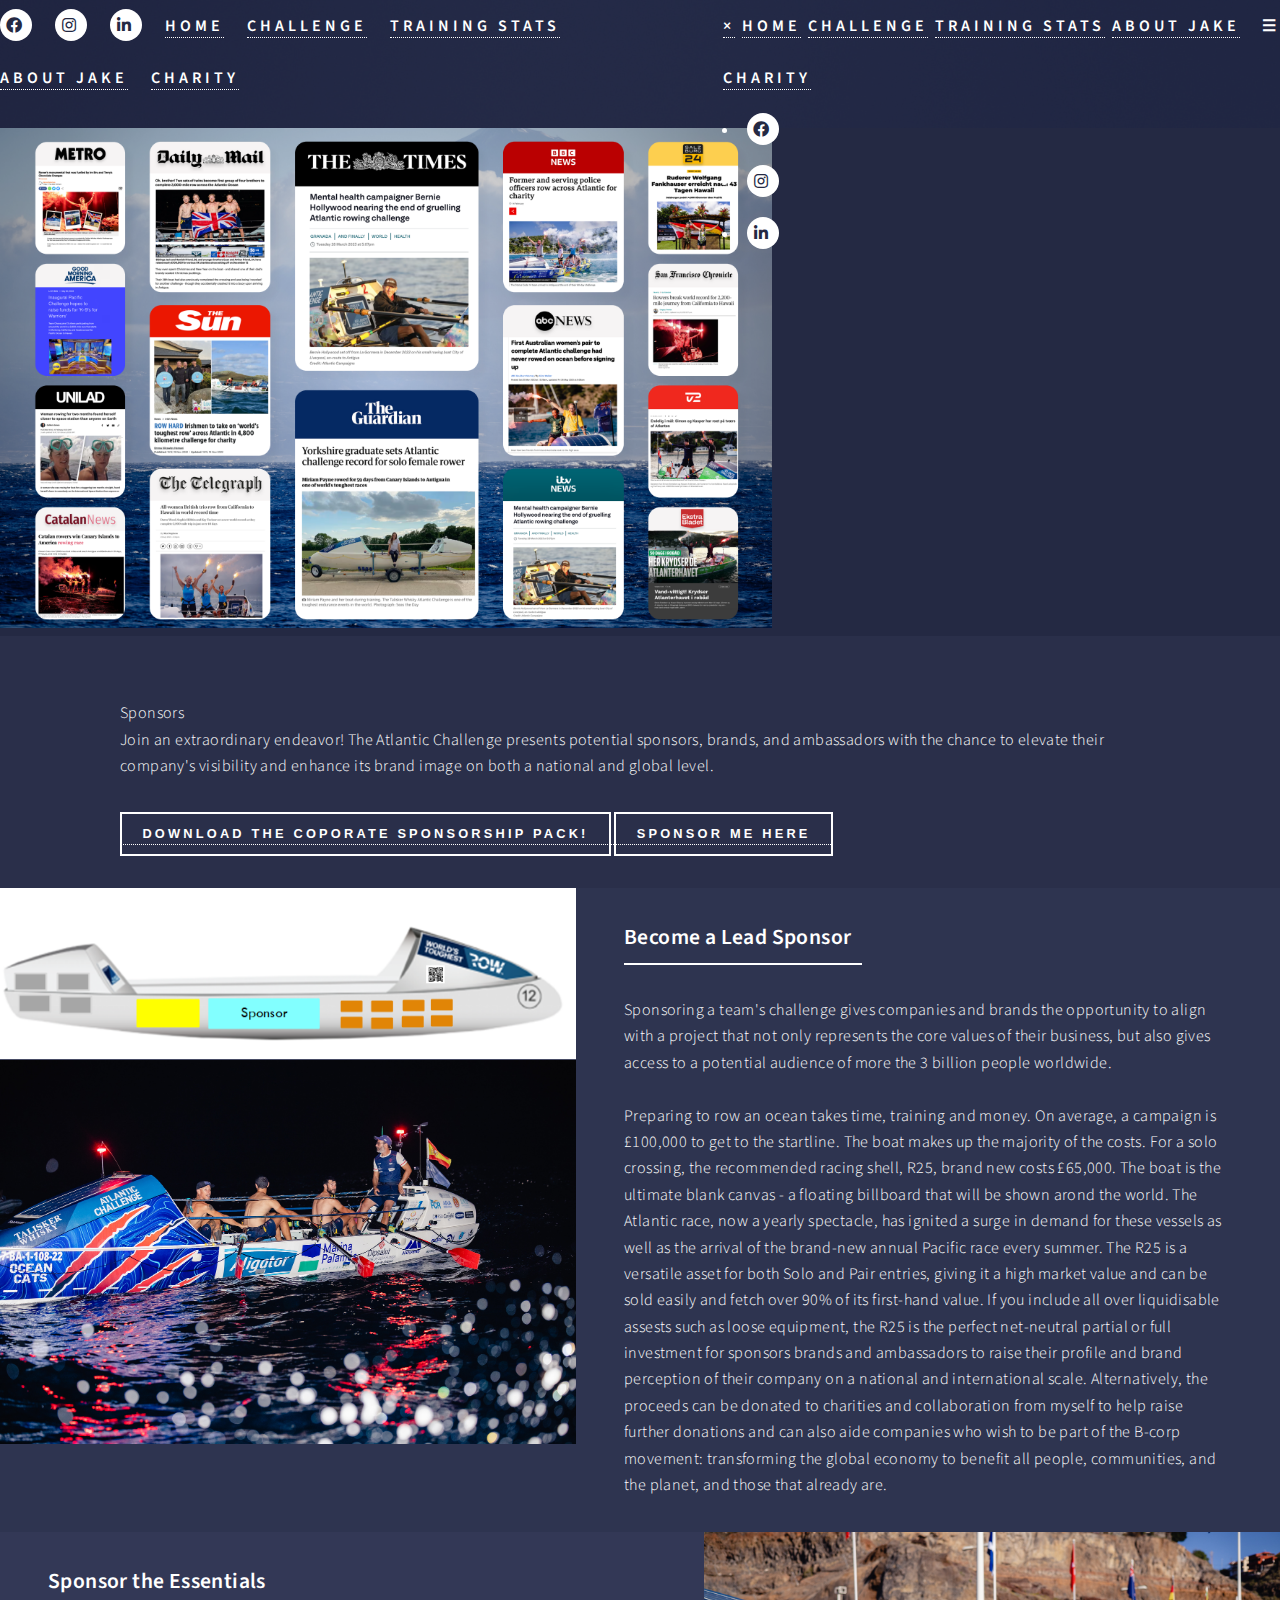
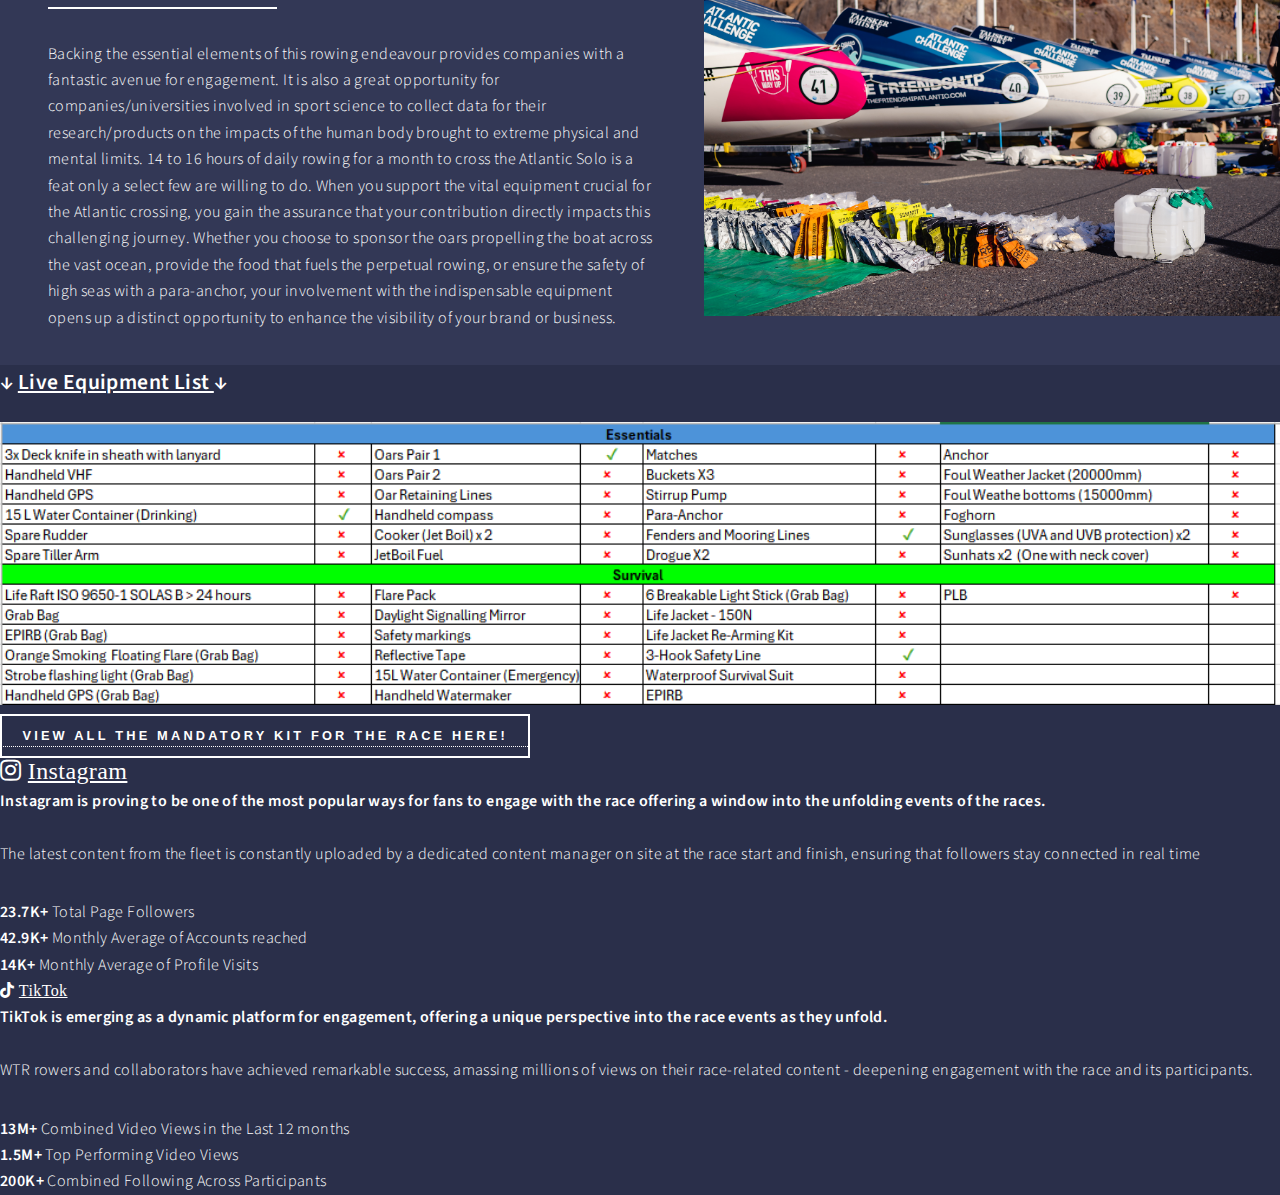
<file: Sponsors.html>
<!DOCTYPE HTML>
<!--
	Forty by HTML5 UP
	html5up.net | @ajlkn
	Free for personal and commercial use under the CCA 3.0 license (html5up.net/license)
-->
<html>
	<head>
		<title>AIREWAVE</title>
		<meta charset="utf-8" />
		<meta name="viewport" content="width=device-width, initial-scale=1, user-scalable=no" />
		<link rel="stylesheet" href="assets/css/main.css" />
		<link rel="stylesheet" href="assets/css/style.css"/>
		<link rel="icon" href="images/AireWaveLogoFinal.png">
		<link rel="stylesheet" href="https://cdnjs.cloudflare.com/ajax/libs/font-awesome/4.7.0/css/font-awesome.min.css">
		<link rel="stylesheet" href="https://cdnjs.cloudflare.com/ajax/libs/font-awesome/5.15.3/css/all.min.css" integrity="sha512-iBBXm8fW90+nuLcSKlbmrPcLa0OT92xO1BIsZ+ywDWZCvqsWgccV3gFoRBv0z+8dLJgyAHIhR35VZc2oM/gI1w==" crossorigin="anonymous" />

		<noscript><link rel="stylesheet" href="assets/css/noscript.css" /></noscript>
	</head>
	<body class="is-preload">

		<!-- Wrapper -->
			<div id="wrapper">

				<!-- Header -->
				<header id="header" class="alt">

					<ul class="icons">
						<li><a href="https://www.facebook.com/jake.still.58" class="icon brands alt fa-facebook-f"><span class="label">Facebook</span></a></li>
						<li><a href="https://www.instagram.com/jakedarcy.still/" class="icon brands alt fa-instagram"><span class="label">Instagram</span></a></li>
						<li><a href="https://www.linkedin.com/in/jake-still-160011200/" class="icon brands alt fa-linkedin-in"><span class="label">LinkedIn</span></a></li>
				
					<li><a href="index.html" class="FootHeaderLinks"><span> Home</span></a></li>
					<li><a href="landing.html" class="FootHeaderLinks"><span>Challenge</span></a></li>
					<li><a href="dashboard.html" class="FootHeaderLinks"><span >Training Stats</span></a></li>
					<li><a href="AboutMyself.html" class="FootHeaderLinks"><span >About Jake</span></a></li>
					<li><a href="Charity.html" class="FootHeaderLinks"><span>Charity</a></li>
					<!--li><img  height = "50px" width ="50px" src="images/AireWaveLogoFinal.png" class="label"></li-->
				</ul>
	
				
				
				
				
					<div class="nav" id="nav">
						
	
						<a href="javascript:void(0)" class="close" onclick="closeNav()">&times;</a>
						<a href="index.html">Home</a>
						<a href="landing.html">Challenge</a>
						<a href="dashboard.html">Training Stats</a>
						<a href="AboutMyself.html">About Jake</a>
						<a href="Charity.html">Charity</a>
						<ul class="mobile">
							<li><a href="https://www.facebook.com/jake.still.58" class="icon brands alt fa-facebook-f"><span class="label">Facebook</span></a></li>
							<li><a href="https://www.instagram.com/jakedarcy.still/" class="icon brands alt fa-instagram"><span class="label">Instagram</span></a></li>
							<li><a href="https://www.linkedin.com/in/jake-still-160011200/" class="icon brands alt fa-linkedin-in"><span class="label">LinkedIn</span></a></li>
						</ul>
					</div>
					
					<span onclick="openNav()" class="open" id="open">&#9776</span>
	
				
				
				
				<script>
					function openNav() {
						document.getElementById("open").style.display = "none";
						document.getElementById("nav").style.width = "100%";
					}
					function closeNav() {
						
						document.getElementById("nav").style.width = "0";
						document.getElementById("open").style.display = "flex";
					}
				</script>
	
			</header>

				<!-- Menu -->
					<nav id="menu">
						<ul class="links">
							<li><a href="index.html">Home</a></li>
							<li><a href="landing.html">Landing</a></li>
							<li><a href="generic.html">Generic</a></li>
							<li><a href="dashboard.html">Elements</a></li>
						</ul>
						<!--ul class="actions stacked">
							<li><a href="#" class="button primary fit">Get Started</a></li>
							<li><a href="#" class="button fit">Log In</a></li>
						</ul-->
					</nav>

				<!-- Banner -->
				<!-- Note: The "styleN" class below should match that of the header element. -->

				<section id="banner" style="min-height: 0px; height:0px">
					
				</section>
					<section  >
						<div >
							<img class= "mediacoverage"
								height = 500 src="images/MediaCoverage.png" >

						</img>
							
						</div>
					</section>
				
				<div class="space"></div>

				<!-- Main -->
					<div id="main">

						<!-- One -->
							<section id="one">
								<div class="inner">
									<header>
										<h7 class="SponserHeader">Sponsors</h7>
									<p>Join an extraordinary endeavor! The Atlantic Challenge presents potential sponsors, brands, and ambassadors
										 with the chance to elevate their company's visibility and enhance its brand image on both a national and global level.
									</p>
								</header>
								<a href="assets/Word/SponsorshipPackage_V2.pdf" download>
								<button type="button">Download the Coporate Sponsorship pack!</button>
								</a>
								<a href = "https://gofund.me/586cea9c">
									<button type="button">Sponsor me here </button>
								</a>
								</div>
							</section>

						<!-- Two -->
							<section id="two" class="spotlights">
								<section>
									<a  class="image">

										<img src="images/BrandeddemoboatV3.png" alt="" data-position="center center" />
										<img src="images/QuadBoat.jpg" data-position="center center" />
									</a>

									<div class="content">
										<div class="inner">
											<header class="major">
												<h3>Become a Lead Sponsor</h3>
											</header>
											<p>Sponsoring a team's challenge gives companies and brands the opportunity to align with 
												a project that not only represents the core values of their business, but also gives access 
												to a potential audience of more the 3 billion people worldwide. 
											
												<br> </br>
												Preparing to row an ocean 
												takes time, training and money. On average, a campaign is £100,000 to get to the startline.
												The boat makes up the majority of the costs. For a solo crossing, the recommended racing shell, R25,
												brand new costs £65,000. The boat is the ultimate blank canvas - a floating billboard that will be shown arond 
												the world. The Atlantic race, now a yearly spectacle, has ignited a surge in demand for these vessels
												as well as the arrival of the brand-new annual Pacific race every summer.
												The R25 is a versatile asset for both Solo and Pair entries, giving it a high market value and can be sold easily 
												and fetch over 90% of its first-hand value. If you include all over liquidisable assests such as loose equipment,
												the R25 is the perfect net-neutral partial or full investment for sponsors brands and ambassadors to raise their profile and brand 
												perception of their company on a national and international scale. Alternatively, the proceeds can be donated to 
												charities and collaboration from myself to help raise further donations and can also aide companies who wish to be
												part of the B-corp movement: transforming the global economy to benefit all people, communities, and the planet, 
												and those that already are. 
										
									
												

											</p>
											
										</div>
									</div>
								</section>
								<section>
									<a  class="image">

										<img src="images/Essentials.jpg" alt="" data-position="top center" />
									</a>
									<div class="content">
										<div class="inner">
											<header class="major">
												<h3>Sponsor the Essentials</h3>
											</header>
											<p>Backing the essential elements of this rowing endeavour provides companies with a fantastic avenue for engagement. 
												It is also a great opportunity for companies/universities involved in sport science to collect data 
												for their research/products on the impacts of the human body brought to extreme physical and mental limits. 14 to 16 hours of 
												daily rowing for a month to cross the Atlantic Solo is a feat only a select few are willing to do.
												When you support the vital equipment crucial for the Atlantic crossing, you gain the assurance that your contribution directly impacts this challenging journey.
												Whether you choose to sponsor the oars propelling the boat across the vast ocean,
												provide the food that fuels the perpetual rowing, or ensure the safety of high seas with a para-anchor,
												 your involvement with the indispensable equipment opens up a 
												distinct opportunity to enhance the visibility of your brand or business.

											</p>
											
										</div>
									</div>



								    

								</section>

								<div >
									<header class="major2">
									<h3>&#x2193    <u>   Live Equipment List  </u>&#x2193   </h3>
									
								</header>
								</div>

									
									<div >

										<figure >
											<img   src="images/KitList.png"  width="100%">
										</figure>
									</div>
									<header class="major2">
									<a href="assets/Word/Kit Description.pdf" download class="kitlist">
										<button type="button">View all the mandatory kit for the race here!</button>
									</a>
								</header>

									

								
									

								<div class="social_media">
									<div class="Instagram">
									<li ><i class="fab fa-instagram" style="font-size:24px">         <u>      Instagram </u> </i> 
										<p> <b>	Instagram is proving to be one of the most popular ways for fans to engage with the race
											offering a window into the unfolding events of the races. 
											 </b>
											<br></br>
											The latest content from the fleet 
											is constantly uploaded by a dedicated content manager on site at the race start and finish, 
											ensuring that followers stay connected in real time</p>
									</li>	
									<li><b>23.7K+</b> Total Page Followers</li>
									<li><b>42.9K+</b> Monthly Average of Accounts reached</li>
									<li><b>14K+</b> Monthly Average of Profile Visits</li>

	
									</div>
									<div class="Tiktok">
										<li ><i class="fab fa-tiktok">            <u>    TikTok </u> </i>
											<p> <b>TikTok is emerging as a dynamic platform for engagement, offering a unique perspective 
												into the race events as they unfold.</b>
												<br></br>
												WTR rowers and collaborators have achieved remarkable 
												success, amassing millions of views on their race-related content - deepening engagement 
												with the race and its participants.</p>
										</li>	
										<li><b>13M+</b> Combined Video Views in the Last 12 months</li>
										<li><b>1.5M+</b> Top Performing Video Views</li>
										<li><b>200K+</b> Combined Following Across Participants</li>
	
									</div>
									
								</div>
								
							</section>



							

						

					</div>

				<!-- Contact -->
					<!--section id="contact">
						<div class="inner">
							<section>
								<form method="post" action="#">
									<div class="fields">
										<div class="field half">
											<label for="name">Name</label>
											<input type="text" name="name" id="name" />
										</div>
										<div class="field half">
											<label for="email">Email</label>
											<input type="text" name="email" id="email" />
										</div>
										<div class="field">
											<label for="message">Message</label>
											<textarea name="message" id="message" rows="6"></textarea>
										</div>
									</div>
									<ul class="actions">
										<li><input type="submit" value="Send Message" class="primary" /></li>
										<li><input type="reset" value="Clear" /></li>
									</ul>
								</form>
							</section>
							<section class="split">
								<section>
									<div class="contact-method">
										<span class="icon solid alt fa-envelope"></span>
										<h3>Email</h3>
										<a href="#">information@untitled.tld</a>
									</div>
								</section>
								<section>
									<div class="contact-method">
										<span class="icon solid alt fa-phone"></span>
										<h3>Phone</h3>
										<span>(000) 000-0000 x12387</span>
									</div>
								</section>
								<section>
									<div class="contact-method">
										<span class="icon solid alt fa-home"></span>
										<h3>Address</h3>
										<span>1234 Somewhere Road #5432<br />
										Nashville, TN 00000<br />
										United States of America</span>
									</div>
								</section>
							</section>
						</div>
					</section>

				< Footer >
					<footer id="footer">
						<div class="inner">
							<ul class="icons">
								<li><a href="#" class="icon brands alt fa-twitter"><span class="label">Twitter</span></a></li>
								<li><a href="#" class="icon brands alt fa-facebook-f"><span class="label">Facebook</span></a></li>
								<li><a href="#" class="icon brands alt fa-instagram"><span class="label">Instagram</span></a></li>
								<li><a href="#" class="icon brands alt fa-github"><span class="label">GitHub</span></a></li>
								<li><a href="#" class="icon brands alt fa-linkedin-in"><span class="label">LinkedIn</span></a></li>
							</ul>
							<ul class="copyright">
								<li>&copy; Untitled</li><li>Design: <a href="https://html5up.net">HTML5 UP</a></li>
							</ul>
						</div>
					</footer-->

			</div>

		<!-- Scripts -->
			<script src="assets/js/jquery.min.js"></script>
			<script src="assets/js/jquery.scrolly.min.js"></script>
			<script src="assets/js/jquery.scrollex.min.js"></script>
			<script src="assets/js/browser.min.js"></script>
			<script src="assets/js/breakpoints.min.js"></script>
			<script src="assets/js/util.js"></script>
			<script src="assets/js/main.js"></script>

	</body>
</html>
</file>
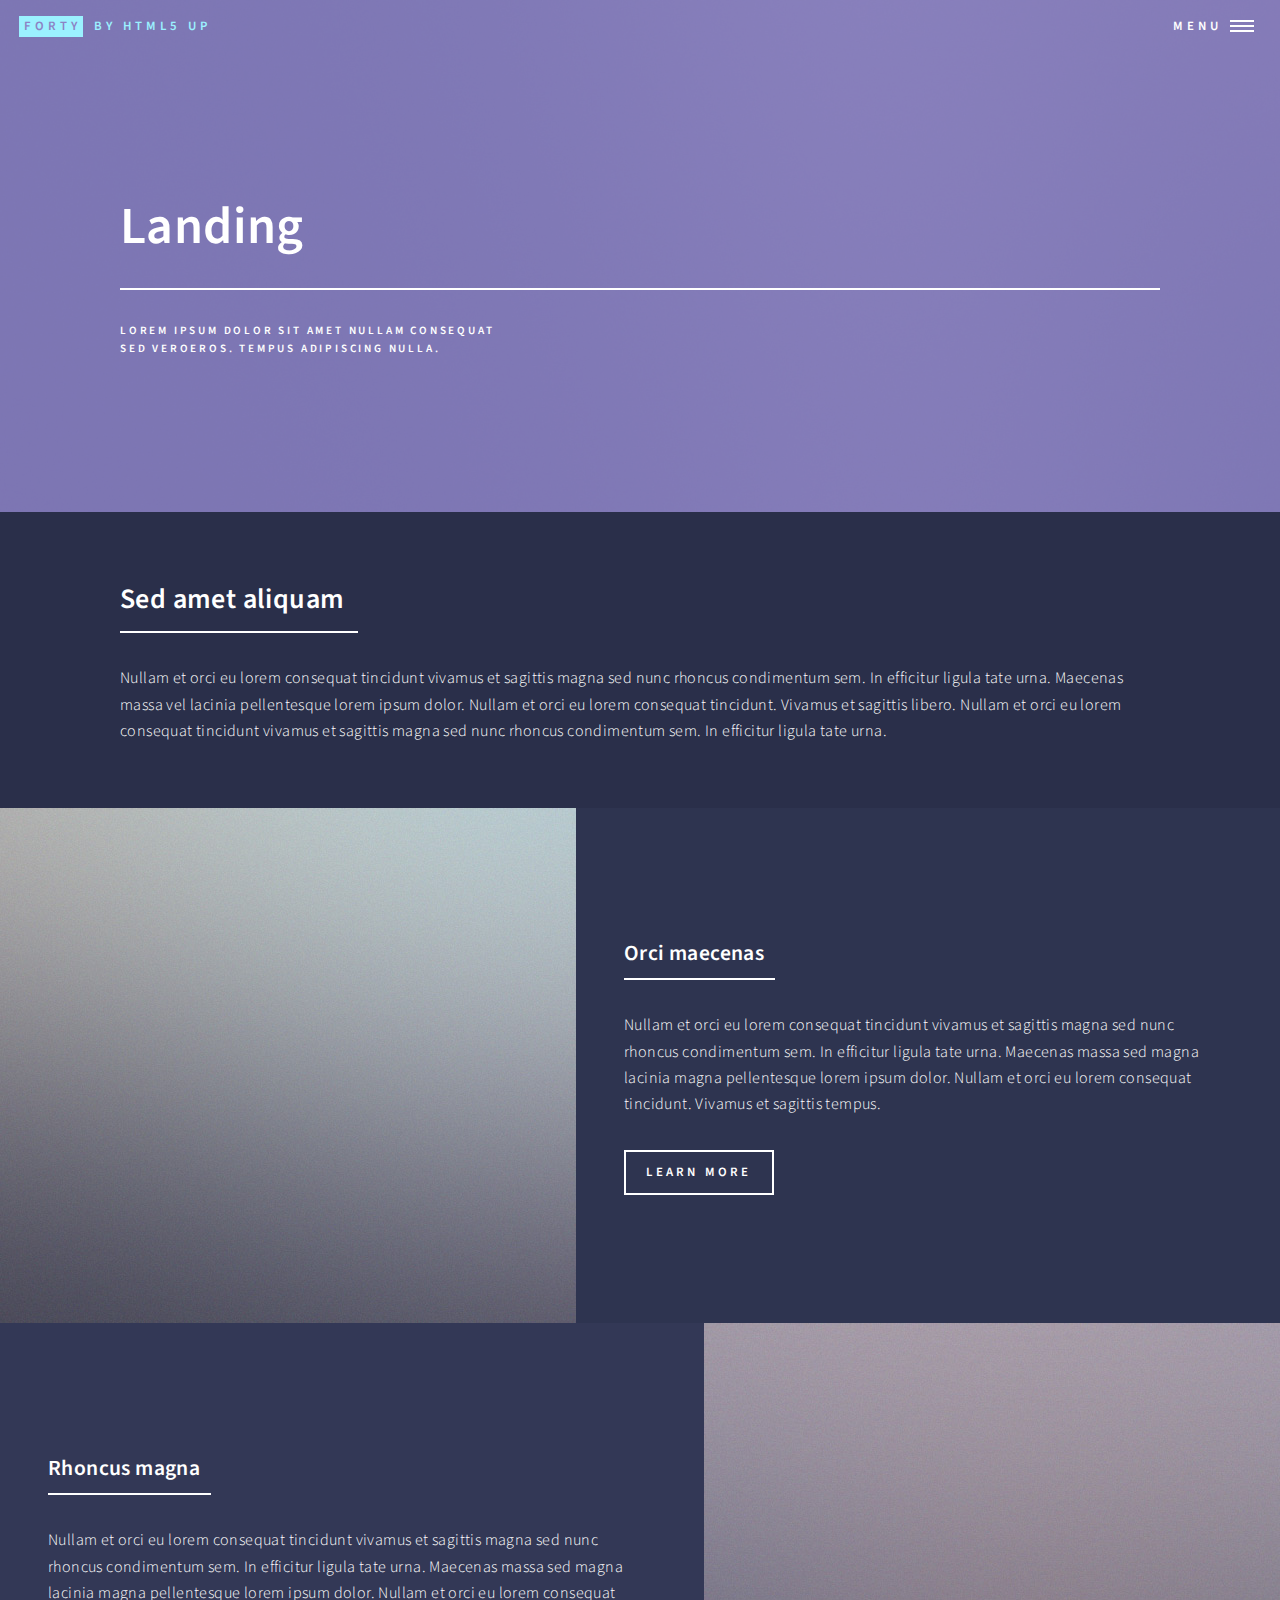
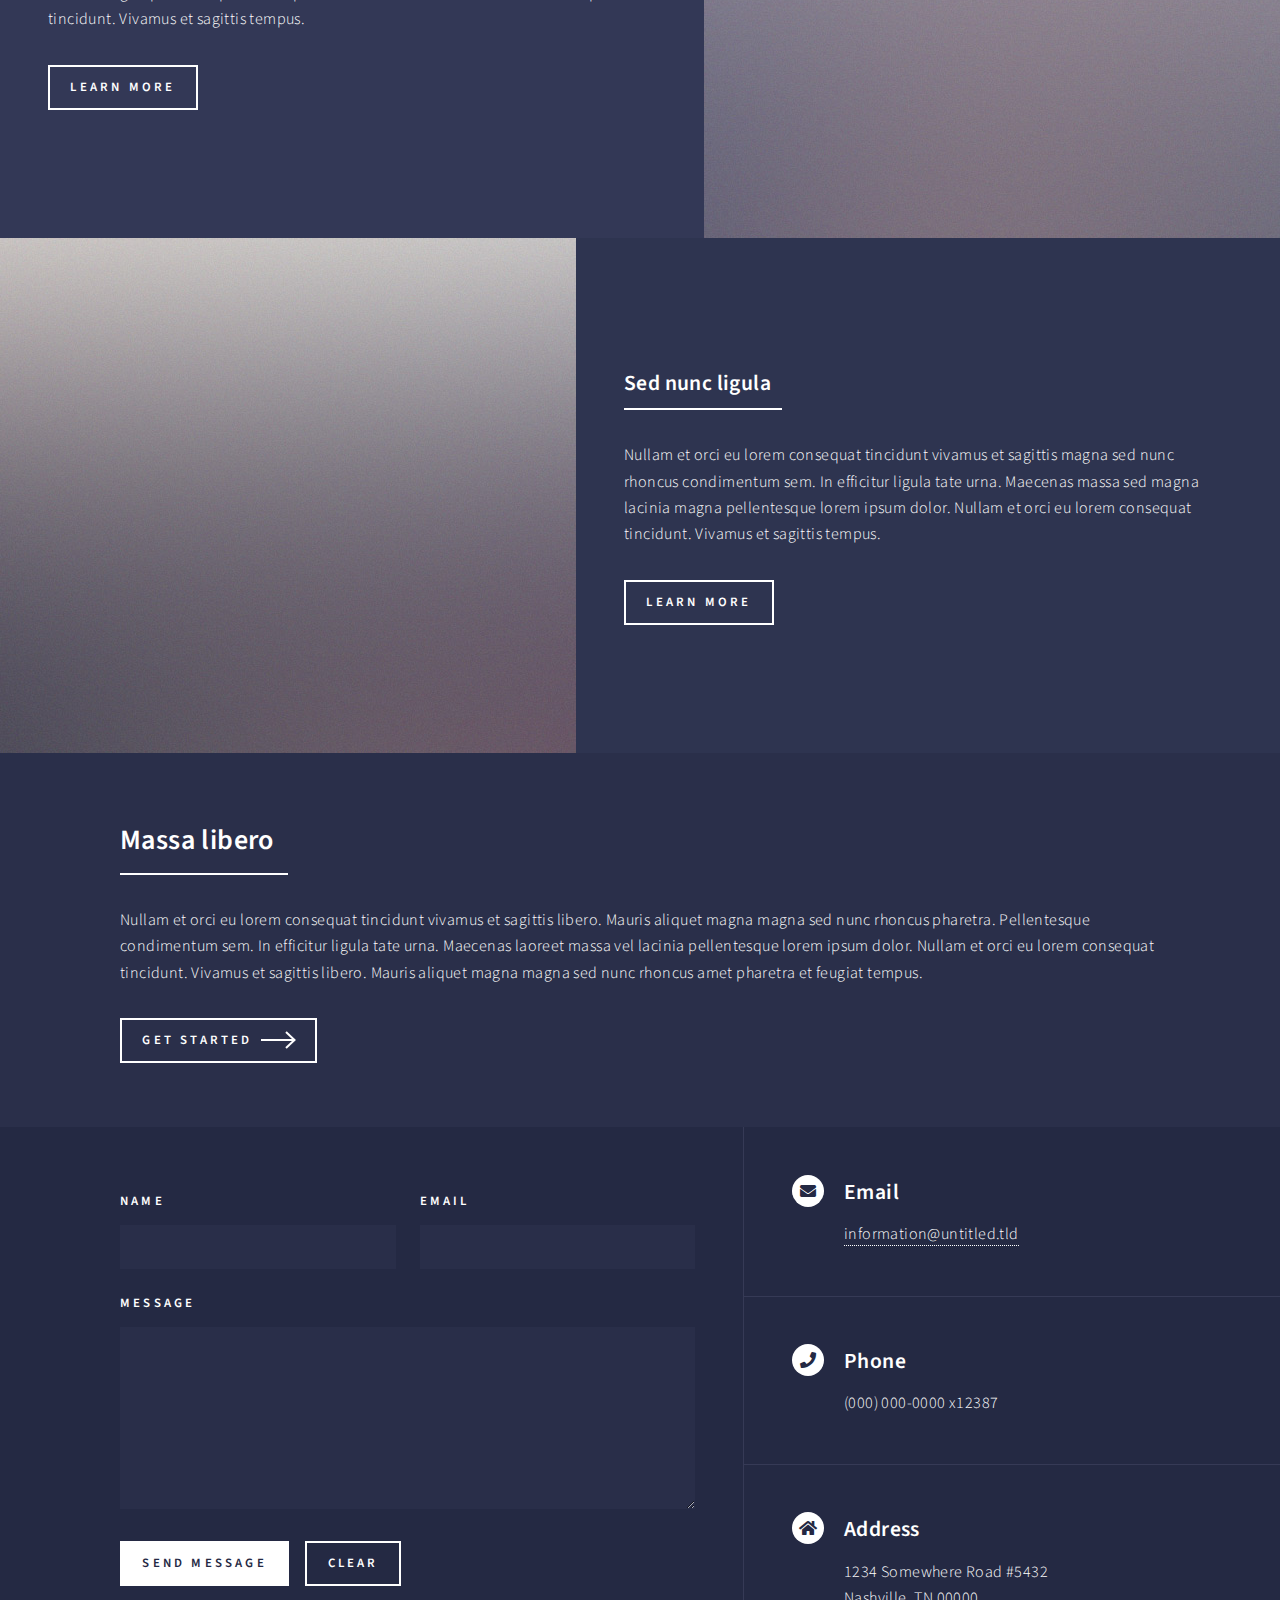
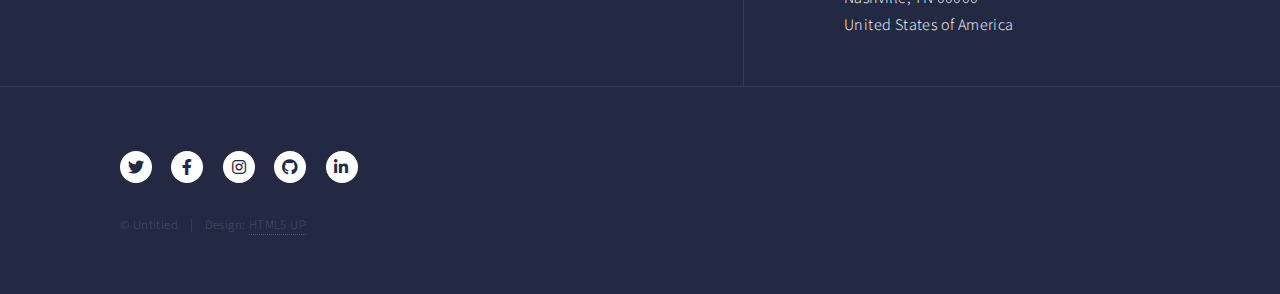
<file: html5up-forty/landing.html>
<!DOCTYPE HTML>
<!--
	Forty by HTML5 UP
	html5up.net | @ajlkn
	Free for personal and commercial use under the CCA 3.0 license (html5up.net/license)
-->
<html>
	<head>
		<title>Landing - Forty by HTML5 UP</title>
		<meta charset="utf-8" />
		<meta name="viewport" content="width=device-width, initial-scale=1, user-scalable=no" />
		<link rel="stylesheet" href="assets/css/main.css" />
		<noscript><link rel="stylesheet" href="assets/css/noscript.css" /></noscript>
	</head>
	<body class="is-preload">

		<!-- Wrapper -->
			<div id="wrapper">

				<!-- Header -->
				<!-- Note: The "styleN" class below should match that of the banner element. -->
					<header id="header" class="alt style2">
						<a href="index.html" class="logo"><strong>Forty</strong> <span>by HTML5 UP</span></a>
						<nav>
							<a href="#menu">Menu</a>
						</nav>
					</header>

				<!-- Menu -->
					<nav id="menu">
						<ul class="links">
							<li><a href="index.html">Home</a></li>
							<li><a href="landing.html">Landing</a></li>
							<li><a href="generic.html">Generic</a></li>
							<li><a href="elements.html">Elements</a></li>
						</ul>
						<ul class="actions stacked">
							<li><a href="#" class="button primary fit">Get Started</a></li>
							<li><a href="#" class="button fit">Log In</a></li>
						</ul>
					</nav>

				<!-- Banner -->
				<!-- Note: The "styleN" class below should match that of the header element. -->
					<section id="banner" class="style2">
						<div class="inner">
							<span class="image">
								<img src="images/pic07.jpg" alt="" />
							</span>
							<header class="major">
								<h1>Landing</h1>
							</header>
							<div class="content">
								<p>Lorem ipsum dolor sit amet nullam consequat<br />
								sed veroeros. tempus adipiscing nulla.</p>
							</div>
						</div>
					</section>

				<!-- Main -->
					<div id="main">

						<!-- One -->
							<section id="one">
								<div class="inner">
									<header class="major">
										<h2>Sed amet aliquam</h2>
									</header>
									<p>Nullam et orci eu lorem consequat tincidunt vivamus et sagittis magna sed nunc rhoncus condimentum sem. In efficitur ligula tate urna. Maecenas massa vel lacinia pellentesque lorem ipsum dolor. Nullam et orci eu lorem consequat tincidunt. Vivamus et sagittis libero. Nullam et orci eu lorem consequat tincidunt vivamus et sagittis magna sed nunc rhoncus condimentum sem. In efficitur ligula tate urna.</p>
								</div>
							</section>

						<!-- Two -->
							<section id="two" class="spotlights">
								<section>
									<a href="generic.html" class="image">
										<img src="images/pic08.jpg" alt="" data-position="center center" />
									</a>
									<div class="content">
										<div class="inner">
											<header class="major">
												<h3>Orci maecenas</h3>
											</header>
											<p>Nullam et orci eu lorem consequat tincidunt vivamus et sagittis magna sed nunc rhoncus condimentum sem. In efficitur ligula tate urna. Maecenas massa sed magna lacinia magna pellentesque lorem ipsum dolor. Nullam et orci eu lorem consequat tincidunt. Vivamus et sagittis tempus.</p>
											<ul class="actions">
												<li><a href="generic.html" class="button">Learn more</a></li>
											</ul>
										</div>
									</div>
								</section>
								<section>
									<a href="generic.html" class="image">
										<img src="images/pic09.jpg" alt="" data-position="top center" />
									</a>
									<div class="content">
										<div class="inner">
											<header class="major">
												<h3>Rhoncus magna</h3>
											</header>
											<p>Nullam et orci eu lorem consequat tincidunt vivamus et sagittis magna sed nunc rhoncus condimentum sem. In efficitur ligula tate urna. Maecenas massa sed magna lacinia magna pellentesque lorem ipsum dolor. Nullam et orci eu lorem consequat tincidunt. Vivamus et sagittis tempus.</p>
											<ul class="actions">
												<li><a href="generic.html" class="button">Learn more</a></li>
											</ul>
										</div>
									</div>
								</section>
								<section>
									<a href="generic.html" class="image">
										<img src="images/pic10.jpg" alt="" data-position="25% 25%" />
									</a>
									<div class="content">
										<div class="inner">
											<header class="major">
												<h3>Sed nunc ligula</h3>
											</header>
											<p>Nullam et orci eu lorem consequat tincidunt vivamus et sagittis magna sed nunc rhoncus condimentum sem. In efficitur ligula tate urna. Maecenas massa sed magna lacinia magna pellentesque lorem ipsum dolor. Nullam et orci eu lorem consequat tincidunt. Vivamus et sagittis tempus.</p>
											<ul class="actions">
												<li><a href="generic.html" class="button">Learn more</a></li>
											</ul>
										</div>
									</div>
								</section>
							</section>

						<!-- Three -->
							<section id="three">
								<div class="inner">
									<header class="major">
										<h2>Massa libero</h2>
									</header>
									<p>Nullam et orci eu lorem consequat tincidunt vivamus et sagittis libero. Mauris aliquet magna magna sed nunc rhoncus pharetra. Pellentesque condimentum sem. In efficitur ligula tate urna. Maecenas laoreet massa vel lacinia pellentesque lorem ipsum dolor. Nullam et orci eu lorem consequat tincidunt. Vivamus et sagittis libero. Mauris aliquet magna magna sed nunc rhoncus amet pharetra et feugiat tempus.</p>
									<ul class="actions">
										<li><a href="generic.html" class="button next">Get Started</a></li>
									</ul>
								</div>
							</section>

					</div>

				<!-- Contact -->
					<section id="contact">
						<div class="inner">
							<section>
								<form method="post" action="#">
									<div class="fields">
										<div class="field half">
											<label for="name">Name</label>
											<input type="text" name="name" id="name" />
										</div>
										<div class="field half">
											<label for="email">Email</label>
											<input type="text" name="email" id="email" />
										</div>
										<div class="field">
											<label for="message">Message</label>
											<textarea name="message" id="message" rows="6"></textarea>
										</div>
									</div>
									<ul class="actions">
										<li><input type="submit" value="Send Message" class="primary" /></li>
										<li><input type="reset" value="Clear" /></li>
									</ul>
								</form>
							</section>
							<section class="split">
								<section>
									<div class="contact-method">
										<span class="icon solid alt fa-envelope"></span>
										<h3>Email</h3>
										<a href="#">information@untitled.tld</a>
									</div>
								</section>
								<section>
									<div class="contact-method">
										<span class="icon solid alt fa-phone"></span>
										<h3>Phone</h3>
										<span>(000) 000-0000 x12387</span>
									</div>
								</section>
								<section>
									<div class="contact-method">
										<span class="icon solid alt fa-home"></span>
										<h3>Address</h3>
										<span>1234 Somewhere Road #5432<br />
										Nashville, TN 00000<br />
										United States of America</span>
									</div>
								</section>
							</section>
						</div>
					</section>

				<!-- Footer -->
					<footer id="footer">
						<div class="inner">
							<ul class="icons">
								<li><a href="#" class="icon brands alt fa-twitter"><span class="label">Twitter</span></a></li>
								<li><a href="#" class="icon brands alt fa-facebook-f"><span class="label">Facebook</span></a></li>
								<li><a href="#" class="icon brands alt fa-instagram"><span class="label">Instagram</span></a></li>
								<li><a href="#" class="icon brands alt fa-github"><span class="label">GitHub</span></a></li>
								<li><a href="#" class="icon brands alt fa-linkedin-in"><span class="label">LinkedIn</span></a></li>
							</ul>
							<ul class="copyright">
								<li>&copy; Untitled</li><li>Design: <a href="https://html5up.net">HTML5 UP</a></li>
							</ul>
						</div>
					</footer>

			</div>

		<!-- Scripts -->
			<script src="assets/js/jquery.min.js"></script>
			<script src="assets/js/jquery.scrolly.min.js"></script>
			<script src="assets/js/jquery.scrollex.min.js"></script>
			<script src="assets/js/browser.min.js"></script>
			<script src="assets/js/breakpoints.min.js"></script>
			<script src="assets/js/util.js"></script>
			<script src="assets/js/main.js"></script>

	</body>
</html>
</file>
<file: assets/css/noscript.css>
/*
	Forty by HTML5 UP
	html5up.net | @ajlkn
	Free for personal and commercial use under the CCA 3.0 license (html5up.net/license)
*/

/* Banner */

	body.is-preload #banner:after {
		opacity: 0.85;
	}

	body.is-preload #banner > .inner {
		-moz-filter: none;
		-webkit-filter: none;
		-ms-filter: none;
		filter: none;
		-moz-transform: none;
		-webkit-transform: none;
		-ms-transform: none;
		transform: none;
		opacity: 1;
	}
</file>
<file: assets/css/style.css>
.countdown{
  display: flex;
  justify-content: center;
  margin-top: 20px
}
.countdown div{
  flex-basis: 100px;
  font-size: 10px;
  
  
}
.countdown div p{
  font-size: 30px;
  align-self: center;
  margin-bottom: -14px;
  color: orange;
}
.countdown div span{
  align-self: center;
}

.racetext{
  
  align-self: center;
  text-align: center;
  
  
  
}
</file>
<file: html5up-forty/assets/css/noscript.css>
/*
	Forty by HTML5 UP
	html5up.net | @ajlkn
	Free for personal and commercial use under the CCA 3.0 license (html5up.net/license)
*/

/* Banner */

	body.is-preload #banner:after {
		opacity: 0.85;
	}

	body.is-preload #banner > .inner {
		-moz-filter: none;
		-webkit-filter: none;
		-ms-filter: none;
		filter: none;
		-moz-transform: none;
		-webkit-transform: none;
		-ms-transform: none;
		transform: none;
		opacity: 1;
	}
</file>
<file: assets/css/main.css>
@import url(fontawesome-all.min.css);
@import url("https://fonts.googleapis.com/css?family=Source+Sans+Pro:300,300italic,600,600italic");

/*
	Forty by HTML5 UP
	html5up.net | @ajlkn
	Free for personal and commercial use under the CCA 3.0 license (html5up.net/license)
*/

html, body, div, span, applet, object,
iframe, h1, h2, h3, h4, h5, h6, p, blockquote,
pre, a, abbr, acronym, address, big, cite,
code, del, dfn, em, img, ins, kbd, q, s, samp,
small, strike, strong, sub, sup, tt, var, b,
u, i, center, dl, dt, dd, ol, ul, li, fieldset,
form, label, legend, table, caption, tbody,
tfoot, thead, tr, th, td, article, aside,
canvas, details, embed, figure, figcaption,
footer, header, hgroup, menu, nav, output, ruby,
section, summary, time, mark, audio, video {
	margin: 0;
	padding: 0;
	border: 0;
	font-size: 100%;
	font: inherit;
	vertical-align: baseline;}

article, aside, details, figcaption, figure,
footer, header, hgroup, menu, nav, section {
	display: block;}

body {
	line-height: 1;
}

ol, ul {
	list-style: none;
}

blockquote, q {
	quotes: none;
}

	blockquote:before, blockquote:after, q:before, q:after {
		content: '';
		content: none;
	}

table {
	border-collapse: collapse;
	border-spacing: 0;
}

body {
	-webkit-text-size-adjust: none;
}

mark {
	background-color: transparent;
	color: inherit;
}

input::-moz-focus-inner {
	border: 0;
	padding: 0;
}

input, select, textarea {
	-moz-appearance: none;
	-webkit-appearance: none;
	-ms-appearance: none;
	appearance: none;
}

/* Basic */

	@-ms-viewport {
		width: device-width;
	}

	body {
		-ms-overflow-style: scrollbar;
	}

	@media screen and (max-width: 480px) {

		html, body {
			min-width: 320px;
		}

	}

	html {
		box-sizing: border-box;
	}

	*, *:before, *:after {
		box-sizing: inherit;
	}

	body {
		background: #242943;
	}

		body.is-preload *, body.is-preload *:before, body.is-preload *:after {
			-moz-animation: none !important;
			-webkit-animation: none !important;
			-ms-animation: none !important;
			animation: none !important;
			-moz-transition: none !important;
			-webkit-transition: none !important;
			-ms-transition: none !important;
			transition: none !important;
		}

/* Type */

	body, input, select, textarea {
		color: #ffffff;
		font-family: "Source Sans Pro", Helvetica, sans-serif;
		font-size: 17pt;
		font-weight: 300;
		letter-spacing: 0.025em;
		line-height: 1.65;
	}

		@media screen and (max-width: 1680px) {

			body, input, select, textarea {
				font-size: 14pt;
			}

		}

		@media screen and (max-width: 1280px) {

			body, input, select, textarea {
				font-size: 12pt;
			}

		}

		@media screen and (max-width: 360px) {

			body, input, select, textarea {
				font-size: 11pt;
			}

		}

	a {
		-moz-transition: color 0.2s ease-in-out, border-bottom-color 0.2s ease-in-out;
		-webkit-transition: color 0.2s ease-in-out, border-bottom-color 0.2s ease-in-out;
		-ms-transition: color 0.2s ease-in-out, border-bottom-color 0.2s ease-in-out;
		transition: color 0.2s ease-in-out, border-bottom-color 0.2s ease-in-out;
		border-bottom: dotted 1px;
		color: inherit;
		text-decoration: none;
	}

		a:hover {
			border-bottom-color: transparent;
			color: #9bf1ff !important;
		}

		a:active {
			color: #53e3fb !important;
		}

	strong, b {
		color: #ffffff;
		font-weight: 600;
	}

	em, i {
		font-style: italic;
	}

	p {
		margin: 0 0 2em 0;
	}

	h1, h2, h3, h4, h5, h6 {
		color: #ffffff;
		font-weight: 600;
		line-height: 1.65;
		margin: 0 0 1em 0;
	}

		h1 a, h2 a, h3 a, h4 a, h5 a, h6 a {
			color: inherit;
			border-bottom: 0;
		}

	h1 {
		font-size: 2.5em;
	}

	h2 {
		font-size: 1.75em;
	}

	h3 {
		font-size: 1.35em;
	}

	h4 {
		font-size: 1.1em;
	}

	h5 {
		font-size: 0.9em;
	}

	h6 {
		font-size: 0.7em;
	}

	@media screen and (max-width: 736px) {

		h1 {
			font-size: 2em;
		}

		h2 {
			font-size: 1.5em;
		}

		h3 {
			font-size: 1.25em;
		}

	}

	sub {
		font-size: 0.8em;
		position: relative;
		top: 0.5em;
	}

	sup {
		font-size: 0.8em;
		position: relative;
		top: -0.5em;
	}

	blockquote {
		border-left: solid 4px rgba(212, 212, 255, 0.1);
		font-style: italic;
		margin: 0 0 2em 0;
		padding: 0.5em 0 0.5em 2em;
	}

	code {
		background: rgba(212, 212, 255, 0.035);
		font-family: "Courier New", monospace;
		font-size: 0.9em;
		margin: 0 0.25em;
		padding: 0.25em 0.65em;
	}

	pre {
		-webkit-overflow-scrolling: touch;
		font-family: "Courier New", monospace;
		font-size: 0.9em;
		margin: 0 0 2em 0;
	}

		pre code {
			display: block;
			line-height: 1.75;
			padding: 1em 1.5em;
			overflow-x: auto;
		}

	hr {
		border: 0;
		border-bottom: solid 1px rgba(212, 212, 255, 0.1);
		margin: 2em 0;
	}

		hr.major {
			margin: 3em 0;
		}

	.align-left {
		text-align: left;
	}

	.align-center {
		text-align: center;
	}

	.align-right {
		text-align: right;
	}

/* Row */

	.row {
		display: flex;
		flex-wrap: wrap;
		box-sizing: border-box;
		align-items: stretch;
	}

		.row > * {
			box-sizing: border-box;
		}

		.row.gtr-uniform > * > :last-child {
			margin-bottom: 0;
		}

		.row.aln-left {
			justify-content: flex-start;
		}

		.row.aln-center {
			justify-content: center;
		}

		.row.aln-right {
			justify-content: flex-end;
		}

		.row.aln-top {
			align-items: flex-start;
		}

		.row.aln-middle {
			align-items: center;
		}

		.row.aln-bottom {
			align-items: flex-end;
		}

		.row > .imp {
			order: -1;
		}

		.row > .col-1 {
			width: 8.33333%;
		}

		.row > .off-1 {
			margin-left: 8.33333%;
		}

		.row > .col-2 {
			width: 16.66667%;
		}

		.row > .off-2 {
			margin-left: 16.66667%;
		}

		.row > .col-3 {
			width: 25%;
		}

		.row > .off-3 {
			margin-left: 25%;
		}

		.row > .col-4 {
			width: 33.33333%;
		}

		.row > .off-4 {
			margin-left: 33.33333%;
		}

		.row > .col-5 {
			width: 41.66667%;
		}

		.row > .off-5 {
			margin-left: 41.66667%;
		}

		.row > .col-6 {
			width: 50%;
		}

		.row > .off-6 {
			margin-left: 50%;
		}

		.row > .col-7 {
			width: 58.33333%;
		}

		.row > .off-7 {
			margin-left: 58.33333%;
		}

		.row > .col-8 {
			width: 66.66667%;
		}

		.row > .off-8 {
			margin-left: 66.66667%;
		}

		.row > .col-9 {
			width: 75%;
		}

		.row > .off-9 {
			margin-left: 75%;
		}

		.row > .col-10 {
			width: 83.33333%;
		}

		.row > .off-10 {
			margin-left: 83.33333%;
		}

		.row > .col-11 {
			width: 91.66667%;
		}

		.row > .off-11 {
			margin-left: 91.66667%;
		}

		.row > .col-12 {
			width: 100%;
		}

		.row > .off-12 {
			margin-left: 100%;
		}

		.row.gtr-0 {
			margin-top: 0;
			margin-left: 0em;
		}

			.row.gtr-0 > * {
				padding: 0 0 0 0em;
			}

			.row.gtr-0.gtr-uniform {
				margin-top: 0em;
			}

				.row.gtr-0.gtr-uniform > * {
					padding-top: 0em;
				}

		.row.gtr-25 {
			margin-top: 0;
			margin-left: -0.5em;
		}

			.row.gtr-25 > * {
				padding: 0 0 0 0.5em;
			}

			.row.gtr-25.gtr-uniform {
				margin-top: -0.5em;
			}

				.row.gtr-25.gtr-uniform > * {
					padding-top: 0.5em;
				}

		.row.gtr-50 {
			margin-top: 0;
			margin-left: -1em;
		}

			.row.gtr-50 > * {
				padding: 0 0 0 1em;
			}

			.row.gtr-50.gtr-uniform {
				margin-top: -1em;
			}

				.row.gtr-50.gtr-uniform > * {
					padding-top: 1em;
				}

		.row {
			margin-top: 0;
			margin-left: -2em;
		}

			.row > * {
				padding: 0 0 0 2em;
			}

			.row.gtr-uniform {
				margin-top: -2em;
			}

				.row.gtr-uniform > * {
					padding-top: 2em;
				}

		.row.gtr-150 {
			margin-top: 0;
			margin-left: -3em;
		}

			.row.gtr-150 > * {
				padding: 0 0 0 3em;
			}

			.row.gtr-150.gtr-uniform {
				margin-top: -3em;
			}

				.row.gtr-150.gtr-uniform > * {
					padding-top: 3em;
				}

		.row.gtr-200 {
			margin-top: 0;
			margin-left: -4em;
		}

			.row.gtr-200 > * {
				padding: 0 0 0 4em;
			}

			.row.gtr-200.gtr-uniform {
				margin-top: -4em;
			}

				.row.gtr-200.gtr-uniform > * {
					padding-top: 4em;
				}

		@media screen and (max-width: 1680px) {

			.row {
				display: flex;
				flex-wrap: wrap;
				box-sizing: border-box;
				align-items: stretch;
			}

				.row > * {
					box-sizing: border-box;
				}

				.row.gtr-uniform > * > :last-child {
					margin-bottom: 0;
				}

				.row.aln-left {
					justify-content: flex-start;
				}

				.row.aln-center {
					justify-content: center;
				}

				.row.aln-right {
					justify-content: flex-end;
				}

				.row.aln-top {
					align-items: flex-start;
				}

				.row.aln-middle {
					align-items: center;
				}

				.row.aln-bottom {
					align-items: flex-end;
				}

				.row > .imp-xlarge {
					order: -1;
				}

				.row > .col-1-xlarge {
					width: 8.33333%;
				}

				.row > .off-1-xlarge {
					margin-left: 8.33333%;
				}

				.row > .col-2-xlarge {
					width: 16.66667%;
				}

				.row > .off-2-xlarge {
					margin-left: 16.66667%;
				}

				.row > .col-3-xlarge {
					width: 25%;
				}

				.row > .off-3-xlarge {
					margin-left: 25%;
				}

				.row > .col-4-xlarge {
					width: 33.33333%;
				}

				.row > .off-4-xlarge {
					margin-left: 33.33333%;
				}

				.row > .col-5-xlarge {
					width: 41.66667%;
				}

				.row > .off-5-xlarge {
					margin-left: 41.66667%;
				}

				.row > .col-6-xlarge {
					width: 50%;
				}

				.row > .off-6-xlarge {
					margin-left: 50%;
				}

				.row > .col-7-xlarge {
					width: 58.33333%;
				}

				.row > .off-7-xlarge {
					margin-left: 58.33333%;
				}

				.row > .col-8-xlarge {
					width: 66.66667%;
				}

				.row > .off-8-xlarge {
					margin-left: 66.66667%;
				}

				.row > .col-9-xlarge {
					width: 75%;
				}

				.row > .off-9-xlarge {
					margin-left: 75%;
				}

				.row > .col-10-xlarge {
					width: 83.33333%;
				}

				.row > .off-10-xlarge {
					margin-left: 83.33333%;
				}

				.row > .col-11-xlarge {
					width: 91.66667%;
				}

				.row > .off-11-xlarge {
					margin-left: 91.66667%;
				}

				.row > .col-12-xlarge {
					width: 100%;
				}

				.row > .off-12-xlarge {
					margin-left: 100%;
				}

				.row.gtr-0 {
					margin-top: 0;
					margin-left: 0em;
				}

					.row.gtr-0 > * {
						padding: 0 0 0 0em;
					}

					.row.gtr-0.gtr-uniform {
						margin-top: 0em;
					}

						.row.gtr-0.gtr-uniform > * {
							padding-top: 0em;
						}

				.row.gtr-25 {
					margin-top: 0;
					margin-left: -0.5em;
				}

					.row.gtr-25 > * {
						padding: 0 0 0 0.5em;
					}

					.row.gtr-25.gtr-uniform {
						margin-top: -0.5em;
					}

						.row.gtr-25.gtr-uniform > * {
							padding-top: 0.5em;
						}

				.row.gtr-50 {
					margin-top: 0;
					margin-left: -1em;
				}

					.row.gtr-50 > * {
						padding: 0 0 0 1em;
					}

					.row.gtr-50.gtr-uniform {
						margin-top: -1em;
					}

						.row.gtr-50.gtr-uniform > * {
							padding-top: 1em;
						}

				.row {
					margin-top: 0;
					margin-left: -2em;
				}

					.row > * {
						padding: 0 0 0 2em;
					}

					.row.gtr-uniform {
						margin-top: -2em;
					}

						.row.gtr-uniform > * {
							padding-top: 2em;
						}

				.row.gtr-150 {
					margin-top: 0;
					margin-left: -3em;
				}

					.row.gtr-150 > * {
						padding: 0 0 0 3em;
					}

					.row.gtr-150.gtr-uniform {
						margin-top: -3em;
					}

						.row.gtr-150.gtr-uniform > * {
							padding-top: 3em;
						}

				.row.gtr-200 {
					margin-top: 0;
					margin-left: -4em;
				}

					.row.gtr-200 > * {
						padding: 0 0 0 4em;
					}

					.row.gtr-200.gtr-uniform {
						margin-top: -4em;
					}

						.row.gtr-200.gtr-uniform > * {
							padding-top: 4em;
						}

		}

		@media screen and (max-width: 1280px) {

			.row {
				display: flex;
				flex-wrap: wrap;
				box-sizing: border-box;
				align-items: stretch;
			}

				.row > * {
					box-sizing: border-box;
				}

				.row.gtr-uniform > * > :last-child {
					margin-bottom: 0;
				}

				.row.aln-left {
					justify-content: flex-start;
				}

				.row.aln-center {
					justify-content: center;
				}

				.row.aln-right {
					justify-content: flex-end;
				}

				.row.aln-top {
					align-items: flex-start;
				}

				.row.aln-middle {
					align-items: center;
				}

				.row.aln-bottom {
					align-items: flex-end;
				}

				.row > .imp-large {
					order: -1;
				}

				.row > .col-1-large {
					width: 8.33333%;
				}

				.row > .off-1-large {
					margin-left: 8.33333%;
				}

				.row > .col-2-large {
					width: 16.66667%;
				}

				.row > .off-2-large {
					margin-left: 16.66667%;
				}

				.row > .col-3-large {
					width: 25%;
				}

				.row > .off-3-large {
					margin-left: 25%;
				}

				.row > .col-4-large {
					width: 33.33333%;
				}

				.row > .off-4-large {
					margin-left: 33.33333%;
				}

				.row > .col-5-large {
					width: 41.66667%;
				}

				.row > .off-5-large {
					margin-left: 41.66667%;
				}

				.row > .col-6-large {
					width: 50%;
				}

				.row > .off-6-large {
					margin-left: 50%;
				}

				.row > .col-7-large {
					width: 58.33333%;
				}

				.row > .off-7-large {
					margin-left: 58.33333%;
				}

				.row > .col-8-large {
					width: 66.66667%;
				}

				.row > .off-8-large {
					margin-left: 66.66667%;
				}

				.row > .col-9-large {
					width: 75%;
				}

				.row > .off-9-large {
					margin-left: 75%;
				}

				.row > .col-10-large {
					width: 83.33333%;
				}

				.row > .off-10-large {
					margin-left: 83.33333%;
				}

				.row > .col-11-large {
					width: 91.66667%;
				}

				.row > .off-11-large {
					margin-left: 91.66667%;
				}

				.row > .col-12-large {
					width: 100%;
				}

				.row > .off-12-large {
					margin-left: 100%;
				}

				.row.gtr-0 {
					margin-top: 0;
					margin-left: 0em;
				}

					.row.gtr-0 > * {
						padding: 0 0 0 0em;
					}

					.row.gtr-0.gtr-uniform {
						margin-top: 0em;
					}

						.row.gtr-0.gtr-uniform > * {
							padding-top: 0em;
						}

				.row.gtr-25 {
					margin-top: 0;
					margin-left: -0.375em;
				}

					.row.gtr-25 > * {
						padding: 0 0 0 0.375em;
					}

					.row.gtr-25.gtr-uniform {
						margin-top: -0.375em;
					}

						.row.gtr-25.gtr-uniform > * {
							padding-top: 0.375em;
						}

				.row.gtr-50 {
					margin-top: 0;
					margin-left: -0.75em;
				}

					.row.gtr-50 > * {
						padding: 0 0 0 0.75em;
					}

					.row.gtr-50.gtr-uniform {
						margin-top: -0.75em;
					}

						.row.gtr-50.gtr-uniform > * {
							padding-top: 0.75em;
						}

				.row {
					margin-top: 0;
					margin-left: -1.5em;
				}

					.row > * {
						padding: 0 0 0 1.5em;
					}

					.row.gtr-uniform {
						margin-top: -1.5em;
					}

						.row.gtr-uniform > * {
							padding-top: 1.5em;
						}

				.row.gtr-150 {
					margin-top: 0;
					margin-left: -2.25em;
				}

					.row.gtr-150 > * {
						padding: 0 0 0 2.25em;
					}

					.row.gtr-150.gtr-uniform {
						margin-top: -2.25em;
					}

						.row.gtr-150.gtr-uniform > * {
							padding-top: 2.25em;
						}

				.row.gtr-200 {
					margin-top: 0;
					margin-left: -3em;
				}

					.row.gtr-200 > * {
						padding: 0 0 0 3em;
					}

					.row.gtr-200.gtr-uniform {
						margin-top: -3em;
					}

						.row.gtr-200.gtr-uniform > * {
							padding-top: 3em;
						}

		}

		@media screen and (max-width: 980px) {

			.row {
				display: flex;
				flex-wrap: wrap;
				box-sizing: border-box;
				align-items: stretch;
			}

				.row > * {
					box-sizing: border-box;
				}

				.row.gtr-uniform > * > :last-child {
					margin-bottom: 0;
				}

				.row.aln-left {
					justify-content: flex-start;
				}

				.row.aln-center {
					justify-content: center;
				}

				.row.aln-right {
					justify-content: flex-end;
				}

				.row.aln-top {
					align-items: flex-start;
				}

				.row.aln-middle {
					align-items: center;
				}

				.row.aln-bottom {
					align-items: flex-end;
				}

				.row > .imp-medium {
					order: -1;
				}

				.row > .col-1-medium {
					width: 8.33333%;
				}

				.row > .off-1-medium {
					margin-left: 8.33333%;
				}

				.row > .col-2-medium {
					width: 16.66667%;
				}

				.row > .off-2-medium {
					margin-left: 16.66667%;
				}

				.row > .col-3-medium {
					width: 25%;
				}

				.row > .off-3-medium {
					margin-left: 25%;
				}

				.row > .col-4-medium {
					width: 33.33333%;
				}

				.row > .off-4-medium {
					margin-left: 33.33333%;
				}

				.row > .col-5-medium {
					width: 41.66667%;
				}

				.row > .off-5-medium {
					margin-left: 41.66667%;
				}

				.row > .col-6-medium {
					width: 50%;
				}

				.row > .off-6-medium {
					margin-left: 50%;
				}

				.row > .col-7-medium {
					width: 58.33333%;
				}

				.row > .off-7-medium {
					margin-left: 58.33333%;
				}

				.row > .col-8-medium {
					width: 66.66667%;
				}

				.row > .off-8-medium {
					margin-left: 66.66667%;
				}

				.row > .col-9-medium {
					width: 75%;
				}

				.row > .off-9-medium {
					margin-left: 75%;
				}

				.row > .col-10-medium {
					width: 83.33333%;
				}

				.row > .off-10-medium {
					margin-left: 83.33333%;
				}

				.row > .col-11-medium {
					width: 91.66667%;
				}

				.row > .off-11-medium {
					margin-left: 91.66667%;
				}

				.row > .col-12-medium {
					width: 100%;
				}

				.row > .off-12-medium {
					margin-left: 100%;
				}

				.row.gtr-0 {
					margin-top: 0;
					margin-left: 0em;
				}

					.row.gtr-0 > * {
						padding: 0 0 0 0em;
					}

					.row.gtr-0.gtr-uniform {
						margin-top: 0em;
					}

						.row.gtr-0.gtr-uniform > * {
							padding-top: 0em;
						}

				.row.gtr-25 {
					margin-top: 0;
					margin-left: -0.375em;
				}

					.row.gtr-25 > * {
						padding: 0 0 0 0.375em;
					}

					.row.gtr-25.gtr-uniform {
						margin-top: -0.375em;
					}

						.row.gtr-25.gtr-uniform > * {
							padding-top: 0.375em;
						}

				.row.gtr-50 {
					margin-top: 0;
					margin-left: -0.75em;
				}

					.row.gtr-50 > * {
						padding: 0 0 0 0.75em;
					}

					.row.gtr-50.gtr-uniform {
						margin-top: -0.75em;
					}

						.row.gtr-50.gtr-uniform > * {
							padding-top: 0.75em;
						}

				.row {
					margin-top: 0;
					margin-left: -1.5em;
				}

					.row > * {
						padding: 0 0 0 1.5em;
					}

					.row.gtr-uniform {
						margin-top: -1.5em;
					}

						.row.gtr-uniform > * {
							padding-top: 1.5em;
						}

				.row.gtr-150 {
					margin-top: 0;
					margin-left: -2.25em;
				}

					.row.gtr-150 > * {
						padding: 0 0 0 2.25em;
					}

					.row.gtr-150.gtr-uniform {
						margin-top: -2.25em;
					}

						.row.gtr-150.gtr-uniform > * {
							padding-top: 2.25em;
						}

				.row.gtr-200 {
					margin-top: 0;
					margin-left: -3em;
				}

					.row.gtr-200 > * {
						padding: 0 0 0 3em;
					}

					.row.gtr-200.gtr-uniform {
						margin-top: -3em;
					}

						.row.gtr-200.gtr-uniform > * {
							padding-top: 3em;
						}

		}

		@media screen and (max-width: 736px) {

			.row {
				display: flex;
				flex-wrap: wrap;
				box-sizing: border-box;
				align-items: stretch;
			}

				.row > * {
					box-sizing: border-box;
				}

				.row.gtr-uniform > * > :last-child {
					margin-bottom: 0;
				}

				.row.aln-left {
					justify-content: flex-start;
				}

				.row.aln-center {
					justify-content: center;
				}

				.row.aln-right {
					justify-content: flex-end;
				}

				.row.aln-top {
					align-items: flex-start;
				}

				.row.aln-middle {
					align-items: center;
				}

				.row.aln-bottom {
					align-items: flex-end;
				}

				.row > .imp-small {
					order: -1;
				}

				.row > .col-1-small {
					width: 8.33333%;
				}

				.row > .off-1-small {
					margin-left: 8.33333%;
				}

				.row > .col-2-small {
					width: 16.66667%;
				}

				.row > .off-2-small {
					margin-left: 16.66667%;
				}

				.row > .col-3-small {
					width: 25%;
				}

				.row > .off-3-small {
					margin-left: 25%;
				}

				.row > .col-4-small {
					width: 33.33333%;
				}

				.row > .off-4-small {
					margin-left: 33.33333%;
				}

				.row > .col-5-small {
					width: 41.66667%;
				}

				.row > .off-5-small {
					margin-left: 41.66667%;
				}

				.row > .col-6-small {
					width: 50%;
				}

				.row > .off-6-small {
					margin-left: 50%;
				}

				.row > .col-7-small {
					width: 58.33333%;
				}

				.row > .off-7-small {
					margin-left: 58.33333%;
				}

				.row > .col-8-small {
					width: 66.66667%;
				}

				.row > .off-8-small {
					margin-left: 66.66667%;
				}

				.row > .col-9-small {
					width: 75%;
				}

				.row > .off-9-small {
					margin-left: 75%;
				}

				.row > .col-10-small {
					width: 83.33333%;
				}

				.row > .off-10-small {
					margin-left: 83.33333%;
				}

				.row > .col-11-small {
					width: 91.66667%;
				}

				.row > .off-11-small {
					margin-left: 91.66667%;
				}

				.row > .col-12-small {
					width: 100%;
				}

				.row > .off-12-small {
					margin-left: 100%;
				}

				.row.gtr-0 {
					margin-top: 0;
					margin-left: 0em;
				}

					.row.gtr-0 > * {
						padding: 0 0 0 0em;
					}

					.row.gtr-0.gtr-uniform {
						margin-top: 0em;
					}

						.row.gtr-0.gtr-uniform > * {
							padding-top: 0em;
						}

				.row.gtr-25 {
					margin-top: 0;
					margin-left: -0.3125em;
				}

					.row.gtr-25 > * {
						padding: 0 0 0 0.3125em;
					}

					.row.gtr-25.gtr-uniform {
						margin-top: -0.3125em;
					}

						.row.gtr-25.gtr-uniform > * {
							padding-top: 0.3125em;
						}

				.row.gtr-50 {
					margin-top: 0;
					margin-left: -0.625em;
				}

					.row.gtr-50 > * {
						padding: 0 0 0 0.625em;
					}

					.row.gtr-50.gtr-uniform {
						margin-top: -0.625em;
					}

						.row.gtr-50.gtr-uniform > * {
							padding-top: 0.625em;
						}

				.row {
					margin-top: 0;
					margin-left: -1.25em;
				}

					.row > * {
						padding: 0 0 0 1.25em;
					}

					.row.gtr-uniform {
						margin-top: -1.25em;
					}

						.row.gtr-uniform > * {
							padding-top: 1.25em;
						}

				.row.gtr-150 {
					margin-top: 0;
					margin-left: -1.875em;
				}

					.row.gtr-150 > * {
						padding: 0 0 0 1.875em;
					}

					.row.gtr-150.gtr-uniform {
						margin-top: -1.875em;
					}

						.row.gtr-150.gtr-uniform > * {
							padding-top: 1.875em;
						}

				.row.gtr-200 {
					margin-top: 0;
					margin-left: -2.5em;
				}

					.row.gtr-200 > * {
						padding: 0 0 0 2.5em;
					}

					.row.gtr-200.gtr-uniform {
						margin-top: -2.5em;
					}

						.row.gtr-200.gtr-uniform > * {
							padding-top: 2.5em;
						}

		}

		@media screen and (max-width: 480px) {

			.row {
				display: flex;
				flex-wrap: wrap;
				box-sizing: border-box;
				align-items: stretch;
			}

				.row > * {
					box-sizing: border-box;
				}

				.row.gtr-uniform > * > :last-child {
					margin-bottom: 0;
				}

				.row.aln-left {
					justify-content: flex-start;
				}

				.row.aln-center {
					justify-content: center;
				}

				.row.aln-right {
					justify-content: flex-end;
				}

				.row.aln-top {
					align-items: flex-start;
				}

				.row.aln-middle {
					align-items: center;
				}

				.row.aln-bottom {
					align-items: flex-end;
				}

				.row > .imp-xsmall {
					order: -1;
				}

				.row > .col-1-xsmall {
					width: 8.33333%;
				}

				.row > .off-1-xsmall {
					margin-left: 8.33333%;
				}

				.row > .col-2-xsmall {
					width: 16.66667%;
				}

				.row > .off-2-xsmall {
					margin-left: 16.66667%;
				}

				.row > .col-3-xsmall {
					width: 25%;
				}

				.row > .off-3-xsmall {
					margin-left: 25%;
				}

				.row > .col-4-xsmall {
					width: 33.33333%;
				}

				.row > .off-4-xsmall {
					margin-left: 33.33333%;
				}

				.row > .col-5-xsmall {
					width: 41.66667%;
				}

				.row > .off-5-xsmall {
					margin-left: 41.66667%;
				}

				.row > .col-6-xsmall {
					width: 50%;
				}

				.row > .off-6-xsmall {
					margin-left: 50%;
				}

				.row > .col-7-xsmall {
					width: 58.33333%;
				}

				.row > .off-7-xsmall {
					margin-left: 58.33333%;
				}

				.row > .col-8-xsmall {
					width: 66.66667%;
				}

				.row > .off-8-xsmall {
					margin-left: 66.66667%;
				}

				.row > .col-9-xsmall {
					width: 75%;
				}

				.row > .off-9-xsmall {
					margin-left: 75%;
				}

				.row > .col-10-xsmall {
					width: 83.33333%;
				}

				.row > .off-10-xsmall {
					margin-left: 83.33333%;
				}

				.row > .col-11-xsmall {
					width: 91.66667%;
				}

				.row > .off-11-xsmall {
					margin-left: 91.66667%;
				}

				.row > .col-12-xsmall {
					width: 100%;
				}

				.row > .off-12-xsmall {
					margin-left: 100%;
				}

				.row.gtr-0 {
					margin-top: 0;
					margin-left: 0em;
				}

					.row.gtr-0 > * {
						padding: 0 0 0 0em;
					}

					.row.gtr-0.gtr-uniform {
						margin-top: 0em;
					}

						.row.gtr-0.gtr-uniform > * {
							padding-top: 0em;
						}

				.row.gtr-25 {
					margin-top: 0;
					margin-left: -0.3125em;
				}

					.row.gtr-25 > * {
						padding: 0 0 0 0.3125em;
					}

					.row.gtr-25.gtr-uniform {
						margin-top: -0.3125em;
					}

						.row.gtr-25.gtr-uniform > * {
							padding-top: 0.3125em;
						}

				.row.gtr-50 {
					margin-top: 0;
					margin-left: -0.625em;
				}

					.row.gtr-50 > * {
						padding: 0 0 0 0.625em;
					}

					.row.gtr-50.gtr-uniform {
						margin-top: -0.625em;
					}

						.row.gtr-50.gtr-uniform > * {
							padding-top: 0.625em;
						}

				.row {
					margin-top: 0;
					margin-left: -1.25em;
				}

					.row > * {
						padding: 0 0 0 1.25em;
					}

					.row.gtr-uniform {
						margin-top: -1.25em;
					}

						.row.gtr-uniform > * {
							padding-top: 1.25em;
						}

				.row.gtr-150 {
					margin-top: 0;
					margin-left: -1.875em;
				}

					.row.gtr-150 > * {
						padding: 0 0 0 1.875em;
					}

					.row.gtr-150.gtr-uniform {
						margin-top: -1.875em;
					}

						.row.gtr-150.gtr-uniform > * {
							padding-top: 1.875em;
						}

				.row.gtr-200 {
					margin-top: 0;
					margin-left: -2.5em;
				}

					.row.gtr-200 > * {
						padding: 0 0 0 2.5em;
					}

					.row.gtr-200.gtr-uniform {
						margin-top: -2.5em;
					}

						.row.gtr-200.gtr-uniform > * {
							padding-top: 2.5em;
						}

		}

/* Section/Article */

	section.special, article.special {
		text-align: center;
	}

	header.major {
		width: -moz-max-content;
		width: -webkit-max-content;
		width: -ms-max-content;
		width: max-content;
		margin-bottom: 2em;
	}

		header.major > :first-child {
			margin-bottom: 0;
			width: calc(100% + 0.5em);
		}

			header.major > :first-child:after {
				content: '';
				background-color: #ffffff;
				display: block;
				height: 2px;
				margin: 0.325em 0 0.5em 0;
				width: 100%;
			}

		header.major > p {
			font-size: 0.7em;
			font-weight: 600;
			letter-spacing: 0.25em;
			margin-bottom: 0;
			text-transform: uppercase;
		}

		body.is-ie header.major > :first-child:after {
			max-width: 9em;
		}

		body.is-ie header.major > h1:after {
			max-width: 100% !important;
		}

	@media screen and (max-width: 736px) {

		header.major > p br {
			display: none;
		}

	}

/* Form */

	form {
		margin: 0 0 2em 0;
	}

		form > :last-child {
			margin-bottom: 0;
		}

		form > .fields {
			display: -moz-flex;
			display: -webkit-flex;
			display: -ms-flex;
			display: flex;
			-moz-flex-wrap: wrap;
			-webkit-flex-wrap: wrap;
			-ms-flex-wrap: wrap;
			flex-wrap: wrap;
			width: calc(100% + 3em);
			margin: -1.5em 0 2em -1.5em;
		}

			form > .fields > .field {
				-moz-flex-grow: 0;
				-webkit-flex-grow: 0;
				-ms-flex-grow: 0;
				flex-grow: 0;
				-moz-flex-shrink: 0;
				-webkit-flex-shrink: 0;
				-ms-flex-shrink: 0;
				flex-shrink: 0;
				padding: 1.5em 0 0 1.5em;
				width: calc(100% - 1.5em);
			}

				form > .fields > .field.half {
					width: calc(50% - 0.75em);
				}

				form > .fields > .field.third {
					width: calc(100%/3 - 0.5em);
				}

				form > .fields > .field.quarter {
					width: calc(25% - 0.375em);
				}

		@media screen and (max-width: 480px) {

			form > .fields {
				width: calc(100% + 3em);
				margin: -1.5em 0 2em -1.5em;
			}

				form > .fields > .field {
					padding: 1.5em 0 0 1.5em;
					width: calc(100% - 1.5em);
				}

					form > .fields > .field.half {
						width: calc(100% - 1.5em);
					}

					form > .fields > .field.third {
						width: calc(100% - 1.5em);
					}

					form > .fields > .field.quarter {
						width: calc(100% - 1.5em);
					}

		}

	label {
		color: #ffffff;
		display: block;
		font-size: 0.8em;
		font-weight: 600;
		letter-spacing: 0.25em;
		margin: 0 0 1em 0;
		text-transform: uppercase;
	}

	input[type="text"],
	input[type="password"],
	input[type="email"],
	input[type="tel"],
	input[type="search"],
	input[type="url"],
	select,
	textarea {
		-moz-appearance: none;
		-webkit-appearance: none;
		-ms-appearance: none;
		appearance: none;
		background: rgba(212, 212, 255, 0.035);
		border: none;
		border-radius: 0;
		color: inherit;
		display: block;
		outline: 0;
		padding: 0 1em;
		text-decoration: none;
		width: 100%;
	}

		input[type="text"]:invalid,
		input[type="password"]:invalid,
		input[type="email"]:invalid,
		input[type="tel"]:invalid,
		input[type="search"]:invalid,
		input[type="url"]:invalid,
		select:invalid,
		textarea:invalid {
			box-shadow: none;
		}

		input[type="text"]:focus,
		input[type="password"]:focus,
		input[type="email"]:focus,
		input[type="tel"]:focus,
		input[type="search"]:focus,
		input[type="url"]:focus,
		select:focus,
		textarea:focus {
			border-color: #9bf1ff;
			box-shadow: 0 0 0 2px #9bf1ff;
		}

	select {
		background-image: url("data:image/svg+xml;charset=utf8,%3Csvg xmlns='http://www.w3.org/2000/svg' width='40' height='40' preserveAspectRatio='none' viewBox='0 0 40 40'%3E%3Cpath d='M9.4,12.3l10.4,10.4l10.4-10.4c0.2-0.2,0.5-0.4,0.9-0.4c0.3,0,0.6,0.1,0.9,0.4l3.3,3.3c0.2,0.2,0.4,0.5,0.4,0.9 c0,0.4-0.1,0.6-0.4,0.9L20.7,31.9c-0.2,0.2-0.5,0.4-0.9,0.4c-0.3,0-0.6-0.1-0.9-0.4L4.3,17.3c-0.2-0.2-0.4-0.5-0.4-0.9 c0-0.4,0.1-0.6,0.4-0.9l3.3-3.3c0.2-0.2,0.5-0.4,0.9-0.4S9.1,12.1,9.4,12.3z' fill='rgba(212, 212, 255, 0.1)' /%3E%3C/svg%3E");
		background-size: 1.25rem;
		background-repeat: no-repeat;
		background-position: calc(100% - 1rem) center;
		height: 2.75em;
		padding-right: 2.75em;
		text-overflow: ellipsis;
	}

		select option {
			color: #ffffff;
			background: #242943;
		}

		select:focus::-ms-value {
			background-color: transparent;
		}

		select::-ms-expand {
			display: none;
		}

	input[type="text"],
	input[type="password"],
	input[type="email"],
	input[type="tel"],
	input[type="search"],
	input[type="url"],
	select {
		height: 2.75em;
	}

	textarea {
		padding: 0.75em 1em;
	}

	input[type="checkbox"],
	input[type="radio"] {
		-moz-appearance: none;
		-webkit-appearance: none;
		-ms-appearance: none;
		appearance: none;
		display: block;
		float: left;
		margin-right: -2em;
		opacity: 0;
		width: 1em;
		z-index: -1;
	}

		input[type="checkbox"] + label,
		input[type="radio"] + label {
			text-decoration: none;
			color: #ffffff;
			cursor: pointer;
			display: inline-block;
			font-weight: 300;
			padding-left: 2.65em;
			padding-right: 0.75em;
			position: relative;
		}

			input[type="checkbox"] + label:before,
			input[type="radio"] + label:before {
				-moz-osx-font-smoothing: grayscale;
				-webkit-font-smoothing: antialiased;
				display: inline-block;
				font-style: normal;
				font-variant: normal;
				text-rendering: auto;
				line-height: 1;
				text-transform: none !important;
				font-family: 'Font Awesome 5 Free';
				font-weight: 900;
			}

			input[type="checkbox"] + label:before,
			input[type="radio"] + label:before {
				background: rgba(212, 212, 255, 0.035);
				content: '';
				display: inline-block;
				font-size: 0.8em;
				height: 2.0625em;
				left: 0;
				letter-spacing: 0;
				line-height: 2.0625em;
				position: absolute;
				text-align: center;
				top: 0;
				width: 2.0625em;
			}

		input[type="checkbox"]:checked + label:before,
		input[type="radio"]:checked + label:before {
			background: #ffffff;
			border-color: #9bf1ff;
			content: '\f00c';
			color: #242943;
		}

		input[type="checkbox"]:focus + label:before,
		input[type="radio"]:focus + label:before {
			box-shadow: 0 0 0 2px #9bf1ff;
		}

	input[type="radio"] + label:before {
		border-radius: 100%;
	}

	::-webkit-input-placeholder {
		color: rgba(244, 244, 255, 0.2) !important;
		opacity: 1.0;
	}

	:-moz-placeholder {
		color: rgba(244, 244, 255, 0.2) !important;
		opacity: 1.0;
	}

	::-moz-placeholder {
		color: rgba(244, 244, 255, 0.2) !important;
		opacity: 1.0;
	}

	:-ms-input-placeholder {
		color: rgba(244, 244, 255, 0.2) !important;
		opacity: 1.0;
	}

/* Box */

	.box {
		border: solid 1px rgba(212, 212, 255, 0.1);
		margin-bottom: 2em;
		padding: 1.5em;
	}

		.box > :last-child,
		.box > :last-child > :last-child,
		.box > :last-child > :last-child > :last-child {
			margin-bottom: 0;
		}

		.box.alt {
			border: 0;
			border-radius: 0;
			padding: 0;
		}

/* Icon */

	.icon {
		text-decoration: none;
		border-bottom: none;
		position: relative;
	}

		.icon:before {
			-moz-osx-font-smoothing: grayscale;
			-webkit-font-smoothing: antialiased;
			display: inline-block;
			font-style: normal;
			font-variant: normal;
			text-rendering: auto;
			line-height: 1;
			text-transform: none !important;
			font-family: 'Font Awesome 5 Free';
			font-weight: 400;
		}

		.icon > .label {
			display: none;
		}

		.icon:before {
			line-height: inherit;
		}

		.icon.solid:before {
			font-weight: 900;
		}

		.icon.brands:before {
			font-family: 'Font Awesome 5 Brands';
		}

		.icon.alt:before {
			background-color: #ffffff;
			border-radius: 100%;
			color: #242943;
			display: inline-block;
			height: 2em;
			line-height: 2em;
			text-align: center;
			width: 2em;
		}

	a.icon.alt:before {
		-moz-transition: background-color 0.2s ease-in-out;
		-webkit-transition: background-color 0.2s ease-in-out;
		-ms-transition: background-color 0.2s ease-in-out;
		transition: background-color 0.2s ease-in-out;
	}

	a.icon.alt:hover:before {
		background-color: #6fc3df;
	}

	a.icon.alt:active:before {
		background-color: #37a6cb;
	}

/* Image */

	.image {
		border: 0;
		display: inline-block;
		position: relative;
	}

		.image img {
			display: block;
		}

		.image.left, .image.right {
			max-width: 30%;
		}

			.image.left img, .image.right img {
				width: 100%;
			}

		.image.left {
			float: left;
			margin: 0 1.5em 1.25em 0;
			top: 0.25em;
		}

		.image.right {
			float: right;
			margin: 0 0 1.25em 1.5em;
			top: 0.25em;
		}

		.image.fit {
			display: block;
			margin: 0 0 2em 0;
			width: 100%;
		}

			.image.fit img {
				width: 100%;
			}

		.image.main {
			display: block;
			margin: 2.5em 0;
			width: 100%;
		}

			.image.main img {
				width: 100%;
			}

			@media screen and (max-width: 736px) {

				.image.main {
					margin: 1.5em 0;
				}

			}

/* List */

	ol {
		list-style: decimal;
		margin: 0 0 2em 0;
		padding-left: 1.25em;
	}

		ol li {
			padding-left: 0.25em;
		}

	ul {
		list-style: disc;
		margin: 0 0 2em 0;
		padding-left: 1em;
	}

		ul li {
			padding-left: 0.5em;
		}

		ul.alt {
			list-style: none;
			padding-left: 0;
		}

			ul.alt li {
				border-top: solid 1px rgba(212, 212, 255, 0.1);
				padding: 0.5em 0;
			}

				ul.alt li:first-child {
					border-top: 0;
					padding-top: 0;
				}

	dl {
		margin: 0 0 2em 0;
	}

		dl dt {
			display: block;
			font-weight: 600;
			margin: 0 0 1em 0;
		}

		dl dd {
			margin-left: 2em;
		}

/* Actions */

	ul.actions {
		display: -moz-flex;
		display: -webkit-flex;
		display: -ms-flex;
		display: flex;
		cursor: default;
		list-style: none;
		margin-left: -1em;
		padding-left: 0;
	}

		ul.actions li {
			padding: 0 0 0 1em;
			vertical-align: middle;
		}

		ul.actions.special {
			-moz-justify-content: center;
			-webkit-justify-content: center;
			-ms-justify-content: center;
			justify-content: center;
			width: 100%;
			margin-left: 0;
		}

			ul.actions.special li:first-child {
				padding-left: 0;
			}

		ul.actions.stacked {
			-moz-flex-direction: column;
			-webkit-flex-direction: column;
			-ms-flex-direction: column;
			flex-direction: column;
			margin-left: 0;
		}

			ul.actions.stacked li {
				padding: 1.3em 0 0 0;
			}

				ul.actions.stacked li:first-child {
					padding-top: 0;
				}

		ul.actions.fit {
			width: calc(100% + 1em);
		}

			ul.actions.fit li {
				-moz-flex-grow: 1;
				-webkit-flex-grow: 1;
				-ms-flex-grow: 1;
				flex-grow: 1;
				-moz-flex-shrink: 1;
				-webkit-flex-shrink: 1;
				-ms-flex-shrink: 1;
				flex-shrink: 1;
				width: 100%;
			}

				ul.actions.fit li > * {
					width: 100%;
				}

			ul.actions.fit.stacked {
				width: 100%;
			}

/* Icons */

	ul.icons {
		cursor: default;
		list-style: none;
		padding-left: 0;
	}

		ul.icons li {
			display: inline-block;
			padding: 0 1em 0 0;
		}

			ul.icons li:last-child {
				padding-right: 0;
			}

		@media screen and (max-width: 736px) {

			ul.icons li {
				padding: 0 0.75em 0 0;
			}

		}

/* Pagination */

	ul.pagination {
		cursor: default;
		list-style: none;
		padding-left: 0;
	}

		ul.pagination li {
			display: inline-block;
			padding-left: 0;
			vertical-align: middle;
		}

			ul.pagination li > .page {
				-moz-transition: background-color 0.2s ease-in-out, color 0.2s ease-in-out;
				-webkit-transition: background-color 0.2s ease-in-out, color 0.2s ease-in-out;
				-ms-transition: background-color 0.2s ease-in-out, color 0.2s ease-in-out;
				transition: background-color 0.2s ease-in-out, color 0.2s ease-in-out;
				border-bottom: 0;
				display: inline-block;
				font-size: 0.8em;
				font-weight: 600;
				height: 1.5em;
				line-height: 1.5em;
				margin: 0 0.125em;
				min-width: 1.5em;
				padding: 0 0.5em;
				text-align: center;
			}

				ul.pagination li > .page.active {
					background-color: #ffffff;
					color: #242943;
				}

					ul.pagination li > .page.active:hover {
						background-color: #9bf1ff;
						color: #242943 !important;
					}

					ul.pagination li > .page.active:active {
						background-color: #53e3fb;
					}

			ul.pagination li:first-child {
				padding-right: 0.75em;
			}

			ul.pagination li:last-child {
				padding-left: 0.75em;
			}

		@media screen and (max-width: 480px) {

			ul.pagination li:nth-child(n+2):nth-last-child(n+2) {
				display: none;
			}

			ul.pagination li:first-child {
				padding-right: 0;
			}

		}

/* Table */

	.table-wrapper {
		-webkit-overflow-scrolling: touch;
		overflow-x: auto;
	}

	table {
		margin: 0 0 2em 0;
		width: 100%;
	}

		table tbody tr {
			border: solid 1px rgba(212, 212, 255, 0.1);
			border-left: 0;
			border-right: 0;
		}

			table tbody tr:nth-child(2n + 1) {
				background-color: rgba(212, 212, 255, 0.035);
			}

		table td {
			padding: 0.75em 0.75em;
		}

		table th {
			color: #ffffff;
			font-size: 0.9em;
			font-weight: 600;
			padding: 0 0.75em 0.75em 0.75em;
			text-align: left;
		}

		table thead {
			border-bottom: solid 2px rgba(212, 212, 255, 0.1);
		}

		table tfoot {
			border-top: solid 2px rgba(212, 212, 255, 0.1);
		}

		table.alt {
			border-collapse: separate;
		}

			table.alt tbody tr td {
				border: solid 1px rgba(212, 212, 255, 0.1);
				border-left-width: 0;
				border-top-width: 0;
			}

				table.alt tbody tr td:first-child {
					border-left-width: 1px;
				}

			table.alt tbody tr:first-child td {
				border-top-width: 1px;
			}

			table.alt thead {
				border-bottom: 0;
			}

			table.alt tfoot {
				border-top: 0;
			}

/* Button */

	input[type="submit"],
	input[type="reset"],
	input[type="button"],
	button,
	.button {
		-moz-appearance: none;
		-webkit-appearance: none;
		-ms-appearance: none;
		appearance: none;
		-moz-transition: background-color 0.2s ease-in-out, box-shadow 0.2s ease-in-out, color 0.2s ease-in-out;
		-webkit-transition: background-color 0.2s ease-in-out, box-shadow 0.2s ease-in-out, color 0.2s ease-in-out;
		-ms-transition: background-color 0.2s ease-in-out, box-shadow 0.2s ease-in-out, color 0.2s ease-in-out;
		transition: background-color 0.2s ease-in-out, box-shadow 0.2s ease-in-out, color 0.2s ease-in-out;
		background-color: transparent;
		border: 0;
		border-radius: 0;
		box-shadow: inset 0 0 0 2px #ffffff;
		color: #ffffff;
		cursor: pointer;
		display: inline-block;
		font-size: 0.8em;
		font-weight: 600;
		height: 3.5em;
		letter-spacing: 0.25em;
		line-height: 3.5em;
		padding: 0 1.75em;
		text-align: center;
		text-decoration: none;
		text-transform: uppercase;
		white-space: nowrap;
	}

		input[type="submit"]:hover, input[type="submit"]:active,
		input[type="reset"]:hover,
		input[type="reset"]:active,
		input[type="button"]:hover,
		input[type="button"]:active,
		button:hover,
		button:active,
		.button:hover,
		.button:active {
			box-shadow: inset 0 0 0 2px #9bf1ff;
			color: #9bf1ff;
		}

		input[type="submit"]:active,
		input[type="reset"]:active,
		input[type="button"]:active,
		button:active,
		.button:active {
			background-color: rgba(155, 241, 255, 0.1);
			box-shadow: inset 0 0 0 2px #53e3fb;
			color: #53e3fb;
		}

		input[type="submit"].icon:before,
		input[type="reset"].icon:before,
		input[type="button"].icon:before,
		button.icon:before,
		.button.icon:before {
			margin-right: 0.5em;
		}

		input[type="submit"].fit,
		input[type="reset"].fit,
		input[type="button"].fit,
		button.fit,
		.button.fit {
			width: 100%;
		}

		input[type="submit"].small,
		input[type="reset"].small,
		input[type="button"].small,
		button.small,
		.button.small {
			font-size: 0.6em;
		}

		input[type="submit"].large,
		input[type="reset"].large,
		input[type="button"].large,
		button.large,
		.button.large {
			font-size: 1.25em;
			height: 3em;
			line-height: 3em;
		}

		input[type="submit"].next,
		input[type="reset"].next,
		input[type="button"].next,
		button.next,
		.button.next {
			padding-right: 4.5em;
			position: relative;
		}

			input[type="submit"].next:before, input[type="submit"].next:after,
			input[type="reset"].next:before,
			input[type="reset"].next:after,
			input[type="button"].next:before,
			input[type="button"].next:after,
			button.next:before,
			button.next:after,
			.button.next:before,
			.button.next:after {
				-moz-transition: opacity 0.2s ease-in-out;
				-webkit-transition: opacity 0.2s ease-in-out;
				-ms-transition: opacity 0.2s ease-in-out;
				transition: opacity 0.2s ease-in-out;
				background-position: center right;
				background-repeat: no-repeat;
				background-size: 36px 24px;
				content: '';
				display: block;
				height: 100%;
				position: absolute;
				right: 1.5em;
				top: 0;
				vertical-align: middle;
				width: 36px;
			}

			input[type="submit"].next:before,
			input[type="reset"].next:before,
			input[type="button"].next:before,
			button.next:before,
			.button.next:before {
				background-image: url("data:image/svg+xml;charset=utf8,%3Csvg xmlns='http://www.w3.org/2000/svg' xmlns:xlink='http://www.w3.org/1999/xlink' width='36px' height='24px' viewBox='0 0 36 24' zoomAndPan='disable'%3E%3Cstyle%3Eline %7B stroke: %23ffffff%3B stroke-width: 2px%3B %7D%3C/style%3E%3Cline x1='0' y1='12' x2='34' y2='12' /%3E%3Cline x1='25' y1='4' x2='34' y2='12.5' /%3E%3Cline x1='25' y1='20' x2='34' y2='11.5' /%3E%3C/svg%3E");
			}

			input[type="submit"].next:after,
			input[type="reset"].next:after,
			input[type="button"].next:after,
			button.next:after,
			.button.next:after {
				background-image: url("data:image/svg+xml;charset=utf8,%3Csvg xmlns='http://www.w3.org/2000/svg' xmlns:xlink='http://www.w3.org/1999/xlink' width='36px' height='24px' viewBox='0 0 36 24' zoomAndPan='disable'%3E%3Cstyle%3Eline %7B stroke: %239bf1ff%3B stroke-width: 2px%3B %7D%3C/style%3E%3Cline x1='0' y1='12' x2='34' y2='12' /%3E%3Cline x1='25' y1='4' x2='34' y2='12.5' /%3E%3Cline x1='25' y1='20' x2='34' y2='11.5' /%3E%3C/svg%3E");
				opacity: 0;
				z-index: 1;
			}

			input[type="submit"].next:hover:after, input[type="submit"].next:active:after,
			input[type="reset"].next:hover:after,
			input[type="reset"].next:active:after,
			input[type="button"].next:hover:after,
			input[type="button"].next:active:after,
			button.next:hover:after,
			button.next:active:after,
			.button.next:hover:after,
			.button.next:active:after {
				opacity: 1;
			}

			@media screen and (max-width: 1280px) {

				input[type="submit"].next,
				input[type="reset"].next,
				input[type="button"].next,
				button.next,
				.button.next {
					padding-right: 5em;
				}

			}

		input[type="submit"].primary,
		input[type="reset"].primary,
		input[type="button"].primary,
		button.primary,
		.button.primary {
			background-color: #ffffff;
			box-shadow: none;
			color: #242943;
		}

			input[type="submit"].primary:hover, input[type="submit"].primary:active,
			input[type="reset"].primary:hover,
			input[type="reset"].primary:active,
			input[type="button"].primary:hover,
			input[type="button"].primary:active,
			button.primary:hover,
			button.primary:active,
			.button.primary:hover,
			.button.primary:active {
				background-color: #9bf1ff;
				color: #242943 !important;
			}

			input[type="submit"].primary:active,
			input[type="reset"].primary:active,
			input[type="button"].primary:active,
			button.primary:active,
			.button.primary:active {
				background-color: #53e3fb;
			}

		input[type="submit"].disabled, input[type="submit"]:disabled,
		input[type="reset"].disabled,
		input[type="reset"]:disabled,
		input[type="button"].disabled,
		input[type="button"]:disabled,
		button.disabled,
		button:disabled,
		.button.disabled,
		.button:disabled {
			pointer-events: none;
			cursor: default;
			opacity: 0.25;
		}

/* Tiles */

	.tiles {
		display: -moz-flex;
		display: -webkit-flex;
		display: -ms-flex;
		display: flex;
		-moz-flex-wrap: wrap;
		-webkit-flex-wrap: wrap;
		-ms-flex-wrap: wrap;
		flex-wrap: wrap;
		border-top: 0 !important;
	}

		.tiles + * {
			border-top: 0 !important;
		}

		.tiles article {
			-moz-align-items: center;
			-webkit-align-items: center;
			-ms-align-items: center;
			align-items: center;
			display: -moz-flex;
			display: -webkit-flex;
			display: -ms-flex;
			display: flex;
			-moz-transition: -moz-transform 0.25s ease, opacity 0.25s ease, -moz-filter 1s ease, -webkit-filter 1s ease;
			-webkit-transition: -webkit-transform 0.25s ease, opacity 0.25s ease, -webkit-filter 1s ease, -webkit-filter 1s ease;
			-ms-transition: -ms-transform 0.25s ease, opacity 0.25s ease, -ms-filter 1s ease, -webkit-filter 1s ease;
			transition: transform 0.25s ease, opacity 0.25s ease, filter 1s ease, -webkit-filter 1s ease;
			padding: 4em 4em 2em 4em ;
			background-position: center;
			background-repeat: no-repeat;
			background-size: cover;
			cursor: default;
			height: 40vh;
			max-height: 40em;
			min-height: 23em;
			overflow: hidden;
			position: relative;
			width: 40%;
		}

			.tiles article .image {
				display: none;
			}

			.tiles article header {
				position: relative;
				z-index: 3;
			}

			.tiles article h3 {
				font-size: 1.75em;
			}

				.tiles article h3 a:hover {
					color: inherit !important;
				}

			.tiles article .link.primary {
				border: 0;
				height: 100%;
				left: 0;
				position: absolute;
				top: 0;
				width: 100%;
				z-index: 4;
			}

			.tiles article:before {
				-moz-transition: opacity 0.5s ease;
				-webkit-transition: opacity 0.5s ease;
				-ms-transition: opacity 0.5s ease;
				transition: opacity 0.5s ease;
				bottom: 0;
				content: '';
				display: block;
				height: 100%;
				left: 0;
				opacity: 0.85;
				position: absolute;
				width: 100%;
				z-index: 2;
			}

			.tiles article:after {
				background-color: rgba(36, 41, 67, 0.25);
				content: '';
				display: block;
				height: 100%;
				left: 0;
				position: absolute;
				top: 0;
				width: 100%;
				z-index: 1;
			}

			.tiles article:hover:before {
				opacity: 0;
			}

			.tiles article.is-transitioning {
				-moz-transform: scale(0.95);
				-webkit-transform: scale(0.95);
				-ms-transform: scale(0.95);
				transform: scale(0.95);
				-moz-filter: blur(0.5em);
				-webkit-filter: blur(0.5em);
				-ms-filter: blur(0.5em);
				filter: blur(0.5em);
				opacity: 0;
			}

			.tiles article:nth-child(4n - 1), .tiles article:nth-child(4n - 2) {
				width: 60%;
			}

			.tiles article:nth-child(6n - 5):before {
				background-color: #6fc3df;
			}

			.tiles article:nth-child(6n - 4):before {
				background-color: #8d82c4;
			}

			.tiles article:nth-child(6n - 3):before {
				background-color: #ec8d81;
			}

			.tiles article:nth-child(6n - 2):before {
				background-color: #e7b788;
			}

			.tiles article:nth-child(6n - 1):before {
				background-color: #8ea9e8;
			}

			.tiles article:nth-child(6n):before {
				background-color: #87c5a4;
			}

		@media screen and (max-width: 1280px) {

			.tiles article {
				padding: 4em 3em 2em 3em ;
				height: 30vh;
				max-height: 30em;
				min-height: 20em;
			}

		}

		@media screen and (max-width: 980px) {

			.tiles article {
				width: 50% !important;
			}

		}

		@media screen and (max-width: 736px) {

			.tiles article {
				padding: 3em 1.5em 1em 1.5em ;
				height: 16em;
				max-height: none;
				min-height: 0;
			}

				.tiles article h3 {
					font-size: 1.5em;
				}

		}

		@media screen and (max-width: 480px) {

			.tiles {
				display: block;
			}

				.tiles article {
					height: 20em;
					width: 100% !important;
				}

		}

/* Contact Method */

	.contact-method {
		margin: 0 0 2em 0;
		padding-left: 3.25em;
		position: relative;
	}

		.contact-method .icon {
			left: 0;
			position: absolute;
			top: 0;
		}

		.contact-method h3 {
			margin: 0 0 0.5em 0;
		}

/* Spotlights */

	.spotlights {
		border-top: 0 !important;
	}

		.spotlights + * {
			border-top: 0 !important;
		}

		.spotlights > section {
			display: -moz-flex;
			display: -webkit-flex;
			display: -ms-flex;
			display: flex;
			-moz-flex-direction: row;
			-webkit-flex-direction: row;
			-ms-flex-direction: row;
			flex-direction: row;
			background-color: #2e3450;
		}

			.spotlights > section > .image {
				background-position: center center;
				background-size: cover;
				border-radius: 0;
				display: block;
				position: relative;
				width: 30%;
			}

				.spotlights > section > .image img {
					border-radius: 0;
					display: block;
					width: 100%;
				}

				.spotlights > section > .image:before {
					background: rgba(36, 41, 67, 0.9);
					content: '';
					display: block;
					height: 100%;
					left: 0;
					opacity: 0;
					position: absolute;
					top: 0;
					width: 100%;
				}

			.spotlights > section > .content {
				display: -moz-flex;
				display: -webkit-flex;
				display: -ms-flex;
				display: flex;
				-moz-flex-direction: column;
				-webkit-flex-direction: column;
				-ms-flex-direction: column;
				flex-direction: column;
				-moz-justify-content: center;
				-webkit-justify-content: center;
				-ms-justify-content: center;
				justify-content: center;
				-moz-align-items: center;
				-webkit-align-items: center;
				-ms-align-items: center;
				align-items: center;
				padding: 2em 3em 0.1em 3em ;
				width: 70%;
			}

				.spotlights > section > .content > .inner {
					margin: 0 auto;
					max-width: 100%;
					width: 65em;
				}

			.spotlights > section:nth-child(2n) {
				-moz-flex-direction: row-reverse;
				-webkit-flex-direction: row-reverse;
				-ms-flex-direction: row-reverse;
				flex-direction: row-reverse;
				background-color: #333856;
			}

				.spotlights > section:nth-child(2n) > .content {
					-moz-align-items: -moz-flex-end;
					-webkit-align-items: -webkit-flex-end;
					-ms-align-items: -ms-flex-end;
					align-items: flex-end;
				}

		@media screen and (max-width: 1680px) {

			.spotlights > section > .image {
				width: 40%;
			}

			.spotlights > section > .content {
				width: 60%;
			}

		}

		@media screen and (max-width: 1280px) {

			.spotlights > section > .image {
				width: 45%;
			}

			.spotlights > section > .content {
				width: 55%;
			}

		}

		@media screen and (max-width: 980px) {

			.spotlights > section {
				display: block;
			}

				.spotlights > section > .image {
					width: 100%;
				}

				.spotlights > section > .content {
					padding: 4em 3em 2em 3em ;
					width: 100%;
				}

		}

		@media screen and (max-width: 736px) {

			.spotlights > section > .content {
				padding: 3em 1.5em 1em 1.5em ;
			}

		}

/* Header */

	@-moz-keyframes reveal-header {
		0% {
			top: -4em;
			opacity: 0;
		}

		100% {
			top: 0;
			opacity: 1;
		}
	}

	@-webkit-keyframes reveal-header {
		0% {
			top: -4em;
			opacity: 0;
		}

		100% {
			top: 0;
			opacity: 1;
		}
	}

	@-ms-keyframes reveal-header {
		0% {
			top: -4em;
			opacity: 0;
		}

		100% {
			top: 0;
			opacity: 1;
		}
	}

	@keyframes reveal-header {
		0% {
			top: -4em;
			opacity: 0;
		}

		100% {
			top: 0;
			opacity: 1;
		}
	}

	#header {
		display: -moz-flex;
		display: -webkit-flex;
		display: -ms-flex;
		display: flex;
		background-color: #2a2f4a;
		box-shadow: 0 0 0.25em 0 rgba(0, 0, 0, 0.15);
		cursor: default;
		font-weight: 600;
		height: 3.25em;
		left: 0;
		letter-spacing: 0.25em;
		line-height: 3.25em;
		margin: 0;
		position: fixed;
		text-transform: uppercase;
		top: 0;
		width: 100%;
		z-index: 10000;
	}

		#header .logo {
			border: 0;
			display: inline-block;
			font-size: 0.8em;
			height: inherit;
			line-height: inherit;
			padding: 0 1.5em;
		}

			#header .logo strong {
				-moz-transition: background-color 0.2s ease-in-out, color 0.2s ease-in-out;
				-webkit-transition: background-color 0.2s ease-in-out, color 0.2s ease-in-out;
				-ms-transition: background-color 0.2s ease-in-out, color 0.2s ease-in-out;
				transition: background-color 0.2s ease-in-out, color 0.2s ease-in-out;
				background-color: #ffffff;
				color: #242943;
				display: inline-block;
				line-height: 1.65em;
				margin-right: 0.325em;
				padding: 0 0.125em 0 0.375em;
			}

			#header .logo:hover strong {
				background-color: #9bf1ff;
			}

			#header .logo:active strong {
				background-color: #53e3fb;
			}

		#header nav {
			display: -moz-flex;
			display: -webkit-flex;
			display: -ms-flex;
			display: flex;
			-moz-justify-content: -moz-flex-end;
			-webkit-justify-content: -webkit-flex-end;
			-ms-justify-content: -ms-flex-end;
			justify-content: flex-end;
			-moz-flex-grow: 1;
			-webkit-flex-grow: 1;
			-ms-flex-grow: 1;
			flex-grow: 1;
			height: inherit;
			line-height: inherit;
		}

			#header nav a {
				border: 0;
				display: block;
				font-size: 0.8em;
				height: inherit;
				line-height: inherit;
				padding: 0 0.75em;
				position: relative;
				vertical-align: middle;
			}

				#header nav a:last-child {
					padding-right: 1.5em;
				}

				#header nav a[href="#menu"] {
					padding-right: 3.325em !important;
				}

					#header nav a[href="#menu"]:before, #header nav a[href="#menu"]:after {
						background-image: url("data:image/svg+xml;charset=utf8,%3Csvg xmlns='http://www.w3.org/2000/svg' width='24' height='32' viewBox='0 0 24 32' preserveAspectRatio='none'%3E%3Cstyle%3Eline %7B stroke-width: 2px%3B stroke: %23ffffff%3B %7D%3C/style%3E%3Cline x1='0' y1='11' x2='24' y2='11' /%3E%3Cline x1='0' y1='21' x2='24' y2='21' /%3E%3Cline x1='0' y1='16' x2='24' y2='16' /%3E%3C/svg%3E");
						background-position: center;
						background-repeat: no-repeat;
						background-size: 24px 32px;
						content: '';
						display: block;
						height: 100%;
						position: absolute;
						right: 1.5em;
						top: 0;
						vertical-align: middle;
						width: 24px;
					}

					#header nav a[href="#menu"]:after {
						-moz-transition: opacity 0.2s ease-in-out;
						-webkit-transition: opacity 0.2s ease-in-out;
						-ms-transition: opacity 0.2s ease-in-out;
						transition: opacity 0.2s ease-in-out;
						background-image: url("data:image/svg+xml;charset=utf8,%3Csvg xmlns='http://www.w3.org/2000/svg' width='24' height='32' viewBox='0 0 24 32' preserveAspectRatio='none'%3E%3Cstyle%3Eline %7B stroke-width: 2px%3B stroke: %239bf1ff%3B %7D%3C/style%3E%3Cline x1='0' y1='11' x2='24' y2='11' /%3E%3Cline x1='0' y1='21' x2='24' y2='21' /%3E%3Cline x1='0' y1='16' x2='24' y2='16' /%3E%3C/svg%3E");
						opacity: 0;
						z-index: 1;
					}

					#header nav a[href="#menu"]:hover:after, #header nav a[href="#menu"]:active:after {
						opacity: 1;
					}

					#header nav a[href="#menu"]:last-child {
						padding-right: 3.875em !important;
					}

						#header nav a[href="#menu"]:last-child:before, #header nav a[href="#menu"]:last-child:after {
							right: 2em;
						}

		#header.reveal {
			-moz-animation: reveal-header 0.35s ease;
			-webkit-animation: reveal-header 0.35s ease;
			-ms-animation: reveal-header 0.35s ease;
			animation: reveal-header 0.35s ease;
		}

		#header.alt {
			-moz-transition: opacity 2.5s ease;
			-webkit-transition: opacity 2.5s ease;
			-ms-transition: opacity 2.5s ease;
			transition: opacity 2.5s ease;
			-moz-transition-delay: 0.75s;
			-webkit-transition-delay: 0.75s;
			-ms-transition-delay: 0.75s;
			transition-delay: 0.75s;
			-moz-animation: none;
			-webkit-animation: none;
			-ms-animation: none;
			animation: none;
			background-color: transparent;
			box-shadow: none;
			position: absolute;
		}

			#header.alt.style1 .logo strong {
				color: #6fc3df;
			}

			#header.alt.style2 .logo strong {
				color: #8d82c4;
			}

			#header.alt.style3 .logo strong {
				color: #ec8d81;
			}

			#header.alt.style4 .logo strong {
				color: #e7b788;
			}

			#header.alt.style5 .logo strong {
				color: #8ea9e8;
			}

			#header.alt.style6 .logo strong {
				color: #87c5a4;
			}

		body.is-preload #header.alt {
			opacity: 0;
		}

		@media screen and (max-width: 1680px) {

			#header nav a[href="#menu"] {
				padding-right: 3.75em !important;
			}

				#header nav a[href="#menu"]:last-child {
					padding-right: 4.25em !important;
				}

		}

		@media screen and (max-width: 1280px) {

			#header nav a[href="#menu"] {
				padding-right: 4em !important;
			}

				#header nav a[href="#menu"]:last-child {
					padding-right: 4.5em !important;
				}

		}

		@media screen and (max-width: 736px) {

			#header {
				height: 2.75em;
				line-height: 2.75em;
			}

				#header .logo {
					padding: 0 1em;
				}

				#header nav a {
					padding: 0 0.5em;
				}

					#header nav a:last-child {
						padding-right: 1em;
					}

					#header nav a[href="#menu"] {
						padding-right: 3.25em !important;
					}

						#header nav a[href="#menu"]:before, #header nav a[href="#menu"]:after {
							right: 0.75em;
						}

						#header nav a[href="#menu"]:last-child {
							padding-right: 4em !important;
						}

							#header nav a[href="#menu"]:last-child:before, #header nav a[href="#menu"]:last-child:after {
								right: 1.5em;
							}

		}

		@media screen and (max-width: 480px) {

			#header .logo span {
				display: none;
			}

			#header nav a[href="#menu"] {
				overflow: hidden;
				padding-right: 0 !important;
				text-indent: 5em;
				white-space: nowrap;
				width: 5em;
			}

				#header nav a[href="#menu"]:before, #header nav a[href="#menu"]:after {
					right: 0;
					width: inherit;
				}

				#header nav a[href="#menu"]:last-child:before, #header nav a[href="#menu"]:last-child:after {
					width: 4em;
					right: 0;
				}

		}

/* Banner */

	#banner {
		-moz-align-items: center;
		-webkit-align-items: center;
		-ms-align-items: center;
		align-items: center;
		background-image: url("../../images/banner.jpg");
		display: -moz-flex;
		display: -webkit-flex;
		display: -ms-flex;
		display: flex;
		padding: 6em 0 2em 0 ;
		background-attachment: fixed;
		background-position: center;
		background-repeat: no-repeat;
		background-size: cover;
		border-bottom: 0 !important;
		cursor: default;
		height: 60vh;
		margin-bottom: -3.25em;
		max-height: 32em;
		min-height: 22em;
		position: relative;
		top: -3.25em;
	}

		#banner:after {
			-moz-transition: opacity 2.5s ease;
			-webkit-transition: opacity 2.5s ease;
			-ms-transition: opacity 2.5s ease;
			transition: opacity 2.5s ease;
			-moz-transition-delay: 0.75s;
			-webkit-transition-delay: 0.75s;
			-ms-transition-delay: 0.75s;
			transition-delay: 0.75s;
			pointer-events: none;
			background-color: #242943;
			content: '';
			display: block;
			height: 100%;
			left: 0;
			opacity: 0.85;
			position: absolute;
			top: 0;
			width: 100%;
			z-index: 1;
		}

		#banner h1 {
			font-size: 3.25em;
		}

		#banner > .inner {
			-moz-transition: opacity 1.5s ease, -moz-transform 0.5s ease-out, -moz-filter 0.5s ease, -webkit-filter 0.5s ease;
			-webkit-transition: opacity 1.5s ease, -webkit-transform 0.5s ease-out, -webkit-filter 0.5s ease, -webkit-filter 0.5s ease;
			-ms-transition: opacity 1.5s ease, -ms-transform 0.5s ease-out, -ms-filter 0.5s ease, -webkit-filter 0.5s ease;
			transition: opacity 1.5s ease, transform 0.5s ease-out, filter 0.5s ease, -webkit-filter 0.5s ease;
			padding: 0 !important;
			position: relative;
			z-index: 2;
		}

			#banner > .inner .image {
				display: none;
			}

			#banner > .inner header {
				width: auto;
			}

				#banner > .inner header > :first-child {
					width: auto;
				}

					#banner > .inner header > :first-child:after {
						max-width: 100%;
					}

			#banner > .inner .content {
				display: -moz-flex;
				display: -webkit-flex;
				display: -ms-flex;
				display: flex;
				-moz-align-items: center;
				-webkit-align-items: center;
				-ms-align-items: center;
				align-items: center;
				margin: 0 0 2em 0;
			}

				#banner > .inner .content > * {
					margin-right: 1.5em;
					margin-bottom: 0;
				}

				#banner > .inner .content > :last-child {
					margin-right: 0;
				}

				#banner > .inner .content p {
					font-size: 0.7em;
					font-weight: 600;
					letter-spacing: 0.25em;
					text-transform: uppercase;
				}

		#banner.major {
			height: 75vh;
			min-height: 30em;
			max-height: 50em;
		}

			#banner.major.alt {
				opacity: 0.75;
			}

		#banner.style1:after {
			background-color: #6fc3df;
		}

		#banner.style2:after {
			background-color: #8d82c4;
		}

		#banner.style3:after {
			background-color: #ec8d81;
		}

		#banner.style4:after {
			background-color: #e7b788;
		}

		#banner.style5:after {
			background-color: #8ea9e8;
		}

		#banner.style6:after {
			background-color: #87c5a4;
		}

		body.is-preload #banner:after {
			opacity: 1.0;
		}

		body.is-preload #banner > .inner {
			-moz-filter: blur(0.125em);
			-webkit-filter: blur(0.125em);
			-ms-filter: blur(0.125em);
			filter: blur(0.125em);
			-moz-transform: translateX(-0.5em);
			-webkit-transform: translateX(-0.5em);
			-ms-transform: translateX(-0.5em);
			transform: translateX(-0.5em);
			opacity: 0;
		}

		@media screen and (max-width: 1280px) {

			#banner {
				background-attachment: scroll;
			}

		}

		@media screen and (max-width: 736px) {

			#banner {
				padding: 5em 0 1em 0 ;
				height: auto;
				margin-bottom: -2.75em;
				max-height: none;
				min-height: 0;
				top: -2.75em;
			}

				#banner h1 {
					font-size: 2em;
				}

				#banner > .inner .content {
					display: block;
				}

					#banner > .inner .content > * {
						margin-right: 0;
						margin-bottom: 2em;
					}

				#banner.major {
					height: auto;
					min-height: 0;
					max-height: none;
				}

		}

		@media screen and (max-width: 480px) {

			#banner {
				padding: 6em 0 2em 0 ;
			}

				#banner > .inner .content p br {
					display: none;
				}

				#banner.major {
					padding: 8em 0 4em 0 ;
				}

		}

/* Main */

	#main {
		background-color: #2a2f4a;
	}

		#main > * {
			border-top: solid 1px rgba(212, 212, 255, 0.1);
		}

			#main > *:first-child {
				border-top: 0;
			}

			#main > * > .inner {
				padding: 4em 0 2em 0 ;
				margin: 0 auto;
				max-width: 65em;
				width: calc(100% - 6em);
			}

				@media screen and (max-width: 736px) {

					#main > * > .inner {
						padding: 3em 0 1em 0 ;
						width: calc(100% - 3em);
					}

				}

		#main.alt {
			background-color: transparent;
			border-bottom: solid 1px rgba(212, 212, 255, 0.1);
		}

/* Contact */

	#contact {
		border-bottom: solid 1px rgba(212, 212, 255, 0.1);
		overflow-x: hidden;
	}

		#contact > .inner {
			display: -moz-flex;
			display: -webkit-flex;
			display: -ms-flex;
			display: flex;
			padding: 0 !important;
		}

			#contact > .inner > :nth-child(2n - 1) {
				padding: 4em 3em 2em 0 ;
				border-right: solid 1px rgba(212, 212, 255, 0.1);
				width: 60%;
			}

			#contact > .inner > :nth-child(2n) {
				padding-left: 3em;
				width: 40%;
			}

			#contact > .inner > .split {
				padding: 0;
			}

				#contact > .inner > .split > * {
					padding: 3em 0 1em 3em ;
					position: relative;
				}

					#contact > .inner > .split > *:before {
						border-top: solid 1px rgba(212, 212, 255, 0.1);
						content: '';
						display: block;
						margin-left: -3em;
						position: absolute;
						top: 0;
						width: calc(100vw + 3em);
					}

				#contact > .inner > .split > :first-child:before {
					display: none;
				}

		@media screen and (max-width: 980px) {

			#contact > .inner {
				display: block;
			}

				#contact > .inner > :nth-child(2n - 1) {
					padding: 4em 0 2em 0 ;
					border-right: 0;
					width: 100%;
				}

				#contact > .inner > :nth-child(2n) {
					padding-left: 0;
					width: 100%;
				}

				#contact > .inner > .split > * {
					padding: 3em 0 1em 0 ;
				}

				#contact > .inner > .split > :first-child:before {
					display: block;
				}

		}

		@media screen and (max-width: 736px) {

			#contact > .inner > :nth-child(2n - 1) {
				padding: 3em 0 1em 0 ;
			}

		}

/* Footer */

	#footer .copyright {
		font-size: 0.8em;
		list-style: none;
		padding-left: 0;
	}

		#footer .copyright li {
			border-left: solid 1px rgba(212, 212, 255, 0.1);
			color: rgba(244, 244, 255, 0.2);
			display: inline-block;
			line-height: 1;
			margin-left: 1em;
			padding-left: 1em;
		}

			#footer .copyright li:first-child {
				border-left: 0;
				margin-left: 0;
				padding-left: 0;
			}

	@media screen and (max-width: 480px) {

		#footer .copyright li {
			display: block;
			border-left: 0;
			margin-left: 0;
			padding-left: 0;
			line-height: inherit;
		}

	}

/* Wrapper */

	#wrapper {
		-moz-transition: -moz-filter 0.35s ease, -webkit-filter 0.35s ease, opacity 0.375s ease-out;
		-webkit-transition: -webkit-filter 0.35s ease, -webkit-filter 0.35s ease, opacity 0.375s ease-out;
		-ms-transition: -ms-filter 0.35s ease, -webkit-filter 0.35s ease, opacity 0.375s ease-out;
		transition: filter 0.35s ease, -webkit-filter 0.35s ease, opacity 0.375s ease-out;
		padding-top: 3.25em;
	}

		#wrapper.is-transitioning {
			opacity: 0;
		}

		#wrapper > * > .inner {
			padding: 4em 0 2em 0 ;
			margin: 0 auto;
			max-width: 65em;
			width: calc(100% - 6em);
		}

			@media screen and (max-width: 736px) {

				#wrapper > * > .inner {
					padding: 3em 0 1em 0 ;
					width: calc(100% - 3em);
				}

			}

		@media screen and (max-width: 736px) {

			#wrapper {
				padding-top: 2.75em;
			}

		}

/* Menu */

	#menu {
		-moz-transition: -moz-transform 0.35s ease, opacity 0.35s ease, visibility 0.35s;
		-webkit-transition: -webkit-transform 0.35s ease, opacity 0.35s ease, visibility 0.35s;
		-ms-transition: -ms-transform 0.35s ease, opacity 0.35s ease, visibility 0.35s;
		transition: transform 0.35s ease, opacity 0.35s ease, visibility 0.35s;
		-moz-align-items: center;
		-webkit-align-items: center;
		-ms-align-items: center;
		align-items: center;
		display: -moz-flex;
		display: -webkit-flex;
		display: -ms-flex;
		display: flex;
		-moz-justify-content: center;
		-webkit-justify-content: center;
		-ms-justify-content: center;
		justify-content: center;
		pointer-events: none;
		background: rgba(36, 41, 67, 0.9);
		box-shadow: none;
		height: 100%;
		left: 0;
		opacity: 0;
		overflow: hidden;
		padding: 3em 2em;
		position: fixed;
		top: 0;
		visibility: hidden;
		width: 100%;
		z-index: 10002;
	}

		#menu .inner {
			-moz-transition: -moz-transform 0.35s ease-out, opacity 0.35s ease, visibility 0.35s;
			-webkit-transition: -webkit-transform 0.35s ease-out, opacity 0.35s ease, visibility 0.35s;
			-ms-transition: -ms-transform 0.35s ease-out, opacity 0.35s ease, visibility 0.35s;
			transition: transform 0.35s ease-out, opacity 0.35s ease, visibility 0.35s;
			-moz-transform: rotateX(20deg);
			-webkit-transform: rotateX(20deg);
			-ms-transform: rotateX(20deg);
			transform: rotateX(20deg);
			-webkit-overflow-scrolling: touch;
			max-width: 100%;
			max-height: 100vh;
			opacity: 0;
			overflow: auto;
			text-align: center;
			visibility: hidden;
			width: 18em;
		}

			#menu .inner > :first-child {
				margin-top: 2em;
			}

			#menu .inner > :last-child {
				margin-bottom: 3em;
			}

		#menu ul {
			margin: 0 0 1em 0;
		}

			#menu ul.links {
				list-style: none;
				padding: 0;
			}

				#menu ul.links > li {
					padding: 0;
				}

					#menu ul.links > li > a:not(.button) {
						border: 0;
						border-top: solid 1px rgba(212, 212, 255, 0.1);
						display: block;
						font-size: 0.8em;
						font-weight: 600;
						letter-spacing: 0.25em;
						line-height: 4em;
						text-decoration: none;
						text-transform: uppercase;
					}

					#menu ul.links > li > .button {
						display: block;
						margin: 0.5em 0 0 0;
					}

					#menu ul.links > li:first-child > a:not(.button) {
						border-top: 0 !important;
					}

		#menu .close {
			-moz-transition: color 0.2s ease-in-out;
			-webkit-transition: color 0.2s ease-in-out;
			-ms-transition: color 0.2s ease-in-out;
			transition: color 0.2s ease-in-out;
			-webkit-tap-highlight-color: rgba(0, 0, 0, 0);
			border: 0;
			cursor: pointer;
			display: block;
			height: 4em;
			line-height: 4em;
			overflow: hidden;
			padding-right: 1.25em;
			position: absolute;
			right: 0;
			text-align: right;
			text-indent: 8em;
			top: 0;
			vertical-align: middle;
			white-space: nowrap;
			width: 8em;
		}

			#menu .close:before, #menu .close:after {
				-moz-transition: opacity 0.2s ease-in-out;
				-webkit-transition: opacity 0.2s ease-in-out;
				-ms-transition: opacity 0.2s ease-in-out;
				transition: opacity 0.2s ease-in-out;
				background-position: center;
				background-repeat: no-repeat;
				content: '';
				display: block;
				height: 4em;
				position: absolute;
				right: 0;
				top: 0;
				width: 4em;
			}

			#menu .close:before {
				background-image: url("data:image/svg+xml;charset=utf8,%3Csvg xmlns='http://www.w3.org/2000/svg' xmlns:xlink='http://www.w3.org/1999/xlink' width='20px' height='20px' viewBox='0 0 20 20' zoomAndPan='disable'%3E%3Cstyle%3Eline %7B stroke: %23ffffff%3B stroke-width: 2%3B %7D%3C/style%3E%3Cline x1='0' y1='0' x2='20' y2='20' /%3E%3Cline x1='20' y1='0' x2='0' y2='20' /%3E%3C/svg%3E");
			}

			#menu .close:after {
				background-image: url("data:image/svg+xml;charset=utf8,%3Csvg xmlns='http://www.w3.org/2000/svg' xmlns:xlink='http://www.w3.org/1999/xlink' width='20px' height='20px' viewBox='0 0 20 20' zoomAndPan='disable'%3E%3Cstyle%3Eline %7B stroke: %239bf1ff%3B stroke-width: 2%3B %7D%3C/style%3E%3Cline x1='0' y1='0' x2='20' y2='20' /%3E%3Cline x1='20' y1='0' x2='0' y2='20' /%3E%3C/svg%3E");
				opacity: 0;
			}

			#menu .close:hover:after, #menu .close:active:after {
				opacity: 1;
			}

	body.is-ie #menu {
		background: rgba(42, 47, 74, 0.975);
	}

	body.is-menu-visible #wrapper {
		-moz-filter: blur(0.5em);
		-webkit-filter: blur(0.5em);
		-ms-filter: blur(0.5em);
		filter: blur(0.5em);
	}

	body.is-menu-visible #menu {
		pointer-events: auto;
		opacity: 1;
		visibility: visible;
	}

		body.is-menu-visible #menu .inner {
			-moz-transform: none;
			-webkit-transform: none;
			-ms-transform: none;
			transform: none;
			opacity: 1;
			visibility: visible;
		}
</file>
<file: html5up-forty/assets/css/main.css>
@import url(fontawesome-all.min.css);
@import url("https://fonts.googleapis.com/css?family=Source+Sans+Pro:300,300italic,600,600italic");

/*
	Forty by HTML5 UP
	html5up.net | @ajlkn
	Free for personal and commercial use under the CCA 3.0 license (html5up.net/license)
*/

html, body, div, span, applet, object,
iframe, h1, h2, h3, h4, h5, h6, p, blockquote,
pre, a, abbr, acronym, address, big, cite,
code, del, dfn, em, img, ins, kbd, q, s, samp,
small, strike, strong, sub, sup, tt, var, b,
u, i, center, dl, dt, dd, ol, ul, li, fieldset,
form, label, legend, table, caption, tbody,
tfoot, thead, tr, th, td, article, aside,
canvas, details, embed, figure, figcaption,
footer, header, hgroup, menu, nav, output, ruby,
section, summary, time, mark, audio, video {
	margin: 0;
	padding: 0;
	border: 0;
	font-size: 100%;
	font: inherit;
	vertical-align: baseline;}

article, aside, details, figcaption, figure,
footer, header, hgroup, menu, nav, section {
	display: block;}

body {
	line-height: 1;
}

ol, ul {
	list-style: none;
}

blockquote, q {
	quotes: none;
}

	blockquote:before, blockquote:after, q:before, q:after {
		content: '';
		content: none;
	}

table {
	border-collapse: collapse;
	border-spacing: 0;
}

body {
	-webkit-text-size-adjust: none;
}

mark {
	background-color: transparent;
	color: inherit;
}

input::-moz-focus-inner {
	border: 0;
	padding: 0;
}

input, select, textarea {
	-moz-appearance: none;
	-webkit-appearance: none;
	-ms-appearance: none;
	appearance: none;
}

/* Basic */

	@-ms-viewport {
		width: device-width;
	}

	body {
		-ms-overflow-style: scrollbar;
	}

	@media screen and (max-width: 480px) {

		html, body {
			min-width: 320px;
		}

	}

	html {
		box-sizing: border-box;
	}

	*, *:before, *:after {
		box-sizing: inherit;
	}

	body {
		background: #242943;
	}

		body.is-preload *, body.is-preload *:before, body.is-preload *:after {
			-moz-animation: none !important;
			-webkit-animation: none !important;
			-ms-animation: none !important;
			animation: none !important;
			-moz-transition: none !important;
			-webkit-transition: none !important;
			-ms-transition: none !important;
			transition: none !important;
		}

/* Type */

	body, input, select, textarea {
		color: #ffffff;
		font-family: "Source Sans Pro", Helvetica, sans-serif;
		font-size: 17pt;
		font-weight: 300;
		letter-spacing: 0.025em;
		line-height: 1.65;
	}

		@media screen and (max-width: 1680px) {

			body, input, select, textarea {
				font-size: 14pt;
			}

		}

		@media screen and (max-width: 1280px) {

			body, input, select, textarea {
				font-size: 12pt;
			}

		}

		@media screen and (max-width: 360px) {

			body, input, select, textarea {
				font-size: 11pt;
			}

		}

	a {
		-moz-transition: color 0.2s ease-in-out, border-bottom-color 0.2s ease-in-out;
		-webkit-transition: color 0.2s ease-in-out, border-bottom-color 0.2s ease-in-out;
		-ms-transition: color 0.2s ease-in-out, border-bottom-color 0.2s ease-in-out;
		transition: color 0.2s ease-in-out, border-bottom-color 0.2s ease-in-out;
		border-bottom: dotted 1px;
		color: inherit;
		text-decoration: none;
	}

		a:hover {
			border-bottom-color: transparent;
			color: #9bf1ff !important;
		}

		a:active {
			color: #53e3fb !important;
		}

	strong, b {
		color: #ffffff;
		font-weight: 600;
	}

	em, i {
		font-style: italic;
	}

	p {
		margin: 0 0 2em 0;
	}

	h1, h2, h3, h4, h5, h6 {
		color: #ffffff;
		font-weight: 600;
		line-height: 1.65;
		margin: 0 0 1em 0;
	}

		h1 a, h2 a, h3 a, h4 a, h5 a, h6 a {
			color: inherit;
			border-bottom: 0;
		}

	h1 {
		font-size: 2.5em;
	}

	h2 {
		font-size: 1.75em;
	}

	h3 {
		font-size: 1.35em;
	}

	h4 {
		font-size: 1.1em;
	}

	h5 {
		font-size: 0.9em;
	}

	h6 {
		font-size: 0.7em;
	}

	@media screen and (max-width: 736px) {

		h1 {
			font-size: 2em;
		}

		h2 {
			font-size: 1.5em;
		}

		h3 {
			font-size: 1.25em;
		}

	}

	sub {
		font-size: 0.8em;
		position: relative;
		top: 0.5em;
	}

	sup {
		font-size: 0.8em;
		position: relative;
		top: -0.5em;
	}

	blockquote {
		border-left: solid 4px rgba(212, 212, 255, 0.1);
		font-style: italic;
		margin: 0 0 2em 0;
		padding: 0.5em 0 0.5em 2em;
	}

	code {
		background: rgba(212, 212, 255, 0.035);
		font-family: "Courier New", monospace;
		font-size: 0.9em;
		margin: 0 0.25em;
		padding: 0.25em 0.65em;
	}

	pre {
		-webkit-overflow-scrolling: touch;
		font-family: "Courier New", monospace;
		font-size: 0.9em;
		margin: 0 0 2em 0;
	}

		pre code {
			display: block;
			line-height: 1.75;
			padding: 1em 1.5em;
			overflow-x: auto;
		}

	hr {
		border: 0;
		border-bottom: solid 1px rgba(212, 212, 255, 0.1);
		margin: 2em 0;
	}

		hr.major {
			margin: 3em 0;
		}

	.align-left {
		text-align: left;
	}

	.align-center {
		text-align: center;
	}

	.align-right {
		text-align: right;
	}

/* Row */

	.row {
		display: flex;
		flex-wrap: wrap;
		box-sizing: border-box;
		align-items: stretch;
	}

		.row > * {
			box-sizing: border-box;
		}

		.row.gtr-uniform > * > :last-child {
			margin-bottom: 0;
		}

		.row.aln-left {
			justify-content: flex-start;
		}

		.row.aln-center {
			justify-content: center;
		}

		.row.aln-right {
			justify-content: flex-end;
		}

		.row.aln-top {
			align-items: flex-start;
		}

		.row.aln-middle {
			align-items: center;
		}

		.row.aln-bottom {
			align-items: flex-end;
		}

		.row > .imp {
			order: -1;
		}

		.row > .col-1 {
			width: 8.33333%;
		}

		.row > .off-1 {
			margin-left: 8.33333%;
		}

		.row > .col-2 {
			width: 16.66667%;
		}

		.row > .off-2 {
			margin-left: 16.66667%;
		}

		.row > .col-3 {
			width: 25%;
		}

		.row > .off-3 {
			margin-left: 25%;
		}

		.row > .col-4 {
			width: 33.33333%;
		}

		.row > .off-4 {
			margin-left: 33.33333%;
		}

		.row > .col-5 {
			width: 41.66667%;
		}

		.row > .off-5 {
			margin-left: 41.66667%;
		}

		.row > .col-6 {
			width: 50%;
		}

		.row > .off-6 {
			margin-left: 50%;
		}

		.row > .col-7 {
			width: 58.33333%;
		}

		.row > .off-7 {
			margin-left: 58.33333%;
		}

		.row > .col-8 {
			width: 66.66667%;
		}

		.row > .off-8 {
			margin-left: 66.66667%;
		}

		.row > .col-9 {
			width: 75%;
		}

		.row > .off-9 {
			margin-left: 75%;
		}

		.row > .col-10 {
			width: 83.33333%;
		}

		.row > .off-10 {
			margin-left: 83.33333%;
		}

		.row > .col-11 {
			width: 91.66667%;
		}

		.row > .off-11 {
			margin-left: 91.66667%;
		}

		.row > .col-12 {
			width: 100%;
		}

		.row > .off-12 {
			margin-left: 100%;
		}

		.row.gtr-0 {
			margin-top: 0;
			margin-left: 0em;
		}

			.row.gtr-0 > * {
				padding: 0 0 0 0em;
			}

			.row.gtr-0.gtr-uniform {
				margin-top: 0em;
			}

				.row.gtr-0.gtr-uniform > * {
					padding-top: 0em;
				}

		.row.gtr-25 {
			margin-top: 0;
			margin-left: -0.5em;
		}

			.row.gtr-25 > * {
				padding: 0 0 0 0.5em;
			}

			.row.gtr-25.gtr-uniform {
				margin-top: -0.5em;
			}

				.row.gtr-25.gtr-uniform > * {
					padding-top: 0.5em;
				}

		.row.gtr-50 {
			margin-top: 0;
			margin-left: -1em;
		}

			.row.gtr-50 > * {
				padding: 0 0 0 1em;
			}

			.row.gtr-50.gtr-uniform {
				margin-top: -1em;
			}

				.row.gtr-50.gtr-uniform > * {
					padding-top: 1em;
				}

		.row {
			margin-top: 0;
			margin-left: -2em;
		}

			.row > * {
				padding: 0 0 0 2em;
			}

			.row.gtr-uniform {
				margin-top: -2em;
			}

				.row.gtr-uniform > * {
					padding-top: 2em;
				}

		.row.gtr-150 {
			margin-top: 0;
			margin-left: -3em;
		}

			.row.gtr-150 > * {
				padding: 0 0 0 3em;
			}

			.row.gtr-150.gtr-uniform {
				margin-top: -3em;
			}

				.row.gtr-150.gtr-uniform > * {
					padding-top: 3em;
				}

		.row.gtr-200 {
			margin-top: 0;
			margin-left: -4em;
		}

			.row.gtr-200 > * {
				padding: 0 0 0 4em;
			}

			.row.gtr-200.gtr-uniform {
				margin-top: -4em;
			}

				.row.gtr-200.gtr-uniform > * {
					padding-top: 4em;
				}

		@media screen and (max-width: 1680px) {

			.row {
				display: flex;
				flex-wrap: wrap;
				box-sizing: border-box;
				align-items: stretch;
			}

				.row > * {
					box-sizing: border-box;
				}

				.row.gtr-uniform > * > :last-child {
					margin-bottom: 0;
				}

				.row.aln-left {
					justify-content: flex-start;
				}

				.row.aln-center {
					justify-content: center;
				}

				.row.aln-right {
					justify-content: flex-end;
				}

				.row.aln-top {
					align-items: flex-start;
				}

				.row.aln-middle {
					align-items: center;
				}

				.row.aln-bottom {
					align-items: flex-end;
				}

				.row > .imp-xlarge {
					order: -1;
				}

				.row > .col-1-xlarge {
					width: 8.33333%;
				}

				.row > .off-1-xlarge {
					margin-left: 8.33333%;
				}

				.row > .col-2-xlarge {
					width: 16.66667%;
				}

				.row > .off-2-xlarge {
					margin-left: 16.66667%;
				}

				.row > .col-3-xlarge {
					width: 25%;
				}

				.row > .off-3-xlarge {
					margin-left: 25%;
				}

				.row > .col-4-xlarge {
					width: 33.33333%;
				}

				.row > .off-4-xlarge {
					margin-left: 33.33333%;
				}

				.row > .col-5-xlarge {
					width: 41.66667%;
				}

				.row > .off-5-xlarge {
					margin-left: 41.66667%;
				}

				.row > .col-6-xlarge {
					width: 50%;
				}

				.row > .off-6-xlarge {
					margin-left: 50%;
				}

				.row > .col-7-xlarge {
					width: 58.33333%;
				}

				.row > .off-7-xlarge {
					margin-left: 58.33333%;
				}

				.row > .col-8-xlarge {
					width: 66.66667%;
				}

				.row > .off-8-xlarge {
					margin-left: 66.66667%;
				}

				.row > .col-9-xlarge {
					width: 75%;
				}

				.row > .off-9-xlarge {
					margin-left: 75%;
				}

				.row > .col-10-xlarge {
					width: 83.33333%;
				}

				.row > .off-10-xlarge {
					margin-left: 83.33333%;
				}

				.row > .col-11-xlarge {
					width: 91.66667%;
				}

				.row > .off-11-xlarge {
					margin-left: 91.66667%;
				}

				.row > .col-12-xlarge {
					width: 100%;
				}

				.row > .off-12-xlarge {
					margin-left: 100%;
				}

				.row.gtr-0 {
					margin-top: 0;
					margin-left: 0em;
				}

					.row.gtr-0 > * {
						padding: 0 0 0 0em;
					}

					.row.gtr-0.gtr-uniform {
						margin-top: 0em;
					}

						.row.gtr-0.gtr-uniform > * {
							padding-top: 0em;
						}

				.row.gtr-25 {
					margin-top: 0;
					margin-left: -0.5em;
				}

					.row.gtr-25 > * {
						padding: 0 0 0 0.5em;
					}

					.row.gtr-25.gtr-uniform {
						margin-top: -0.5em;
					}

						.row.gtr-25.gtr-uniform > * {
							padding-top: 0.5em;
						}

				.row.gtr-50 {
					margin-top: 0;
					margin-left: -1em;
				}

					.row.gtr-50 > * {
						padding: 0 0 0 1em;
					}

					.row.gtr-50.gtr-uniform {
						margin-top: -1em;
					}

						.row.gtr-50.gtr-uniform > * {
							padding-top: 1em;
						}

				.row {
					margin-top: 0;
					margin-left: -2em;
				}

					.row > * {
						padding: 0 0 0 2em;
					}

					.row.gtr-uniform {
						margin-top: -2em;
					}

						.row.gtr-uniform > * {
							padding-top: 2em;
						}

				.row.gtr-150 {
					margin-top: 0;
					margin-left: -3em;
				}

					.row.gtr-150 > * {
						padding: 0 0 0 3em;
					}

					.row.gtr-150.gtr-uniform {
						margin-top: -3em;
					}

						.row.gtr-150.gtr-uniform > * {
							padding-top: 3em;
						}

				.row.gtr-200 {
					margin-top: 0;
					margin-left: -4em;
				}

					.row.gtr-200 > * {
						padding: 0 0 0 4em;
					}

					.row.gtr-200.gtr-uniform {
						margin-top: -4em;
					}

						.row.gtr-200.gtr-uniform > * {
							padding-top: 4em;
						}

		}

		@media screen and (max-width: 1280px) {

			.row {
				display: flex;
				flex-wrap: wrap;
				box-sizing: border-box;
				align-items: stretch;
			}

				.row > * {
					box-sizing: border-box;
				}

				.row.gtr-uniform > * > :last-child {
					margin-bottom: 0;
				}

				.row.aln-left {
					justify-content: flex-start;
				}

				.row.aln-center {
					justify-content: center;
				}

				.row.aln-right {
					justify-content: flex-end;
				}

				.row.aln-top {
					align-items: flex-start;
				}

				.row.aln-middle {
					align-items: center;
				}

				.row.aln-bottom {
					align-items: flex-end;
				}

				.row > .imp-large {
					order: -1;
				}

				.row > .col-1-large {
					width: 8.33333%;
				}

				.row > .off-1-large {
					margin-left: 8.33333%;
				}

				.row > .col-2-large {
					width: 16.66667%;
				}

				.row > .off-2-large {
					margin-left: 16.66667%;
				}

				.row > .col-3-large {
					width: 25%;
				}

				.row > .off-3-large {
					margin-left: 25%;
				}

				.row > .col-4-large {
					width: 33.33333%;
				}

				.row > .off-4-large {
					margin-left: 33.33333%;
				}

				.row > .col-5-large {
					width: 41.66667%;
				}

				.row > .off-5-large {
					margin-left: 41.66667%;
				}

				.row > .col-6-large {
					width: 50%;
				}

				.row > .off-6-large {
					margin-left: 50%;
				}

				.row > .col-7-large {
					width: 58.33333%;
				}

				.row > .off-7-large {
					margin-left: 58.33333%;
				}

				.row > .col-8-large {
					width: 66.66667%;
				}

				.row > .off-8-large {
					margin-left: 66.66667%;
				}

				.row > .col-9-large {
					width: 75%;
				}

				.row > .off-9-large {
					margin-left: 75%;
				}

				.row > .col-10-large {
					width: 83.33333%;
				}

				.row > .off-10-large {
					margin-left: 83.33333%;
				}

				.row > .col-11-large {
					width: 91.66667%;
				}

				.row > .off-11-large {
					margin-left: 91.66667%;
				}

				.row > .col-12-large {
					width: 100%;
				}

				.row > .off-12-large {
					margin-left: 100%;
				}

				.row.gtr-0 {
					margin-top: 0;
					margin-left: 0em;
				}

					.row.gtr-0 > * {
						padding: 0 0 0 0em;
					}

					.row.gtr-0.gtr-uniform {
						margin-top: 0em;
					}

						.row.gtr-0.gtr-uniform > * {
							padding-top: 0em;
						}

				.row.gtr-25 {
					margin-top: 0;
					margin-left: -0.375em;
				}

					.row.gtr-25 > * {
						padding: 0 0 0 0.375em;
					}

					.row.gtr-25.gtr-uniform {
						margin-top: -0.375em;
					}

						.row.gtr-25.gtr-uniform > * {
							padding-top: 0.375em;
						}

				.row.gtr-50 {
					margin-top: 0;
					margin-left: -0.75em;
				}

					.row.gtr-50 > * {
						padding: 0 0 0 0.75em;
					}

					.row.gtr-50.gtr-uniform {
						margin-top: -0.75em;
					}

						.row.gtr-50.gtr-uniform > * {
							padding-top: 0.75em;
						}

				.row {
					margin-top: 0;
					margin-left: -1.5em;
				}

					.row > * {
						padding: 0 0 0 1.5em;
					}

					.row.gtr-uniform {
						margin-top: -1.5em;
					}

						.row.gtr-uniform > * {
							padding-top: 1.5em;
						}

				.row.gtr-150 {
					margin-top: 0;
					margin-left: -2.25em;
				}

					.row.gtr-150 > * {
						padding: 0 0 0 2.25em;
					}

					.row.gtr-150.gtr-uniform {
						margin-top: -2.25em;
					}

						.row.gtr-150.gtr-uniform > * {
							padding-top: 2.25em;
						}

				.row.gtr-200 {
					margin-top: 0;
					margin-left: -3em;
				}

					.row.gtr-200 > * {
						padding: 0 0 0 3em;
					}

					.row.gtr-200.gtr-uniform {
						margin-top: -3em;
					}

						.row.gtr-200.gtr-uniform > * {
							padding-top: 3em;
						}

		}

		@media screen and (max-width: 980px) {

			.row {
				display: flex;
				flex-wrap: wrap;
				box-sizing: border-box;
				align-items: stretch;
			}

				.row > * {
					box-sizing: border-box;
				}

				.row.gtr-uniform > * > :last-child {
					margin-bottom: 0;
				}

				.row.aln-left {
					justify-content: flex-start;
				}

				.row.aln-center {
					justify-content: center;
				}

				.row.aln-right {
					justify-content: flex-end;
				}

				.row.aln-top {
					align-items: flex-start;
				}

				.row.aln-middle {
					align-items: center;
				}

				.row.aln-bottom {
					align-items: flex-end;
				}

				.row > .imp-medium {
					order: -1;
				}

				.row > .col-1-medium {
					width: 8.33333%;
				}

				.row > .off-1-medium {
					margin-left: 8.33333%;
				}

				.row > .col-2-medium {
					width: 16.66667%;
				}

				.row > .off-2-medium {
					margin-left: 16.66667%;
				}

				.row > .col-3-medium {
					width: 25%;
				}

				.row > .off-3-medium {
					margin-left: 25%;
				}

				.row > .col-4-medium {
					width: 33.33333%;
				}

				.row > .off-4-medium {
					margin-left: 33.33333%;
				}

				.row > .col-5-medium {
					width: 41.66667%;
				}

				.row > .off-5-medium {
					margin-left: 41.66667%;
				}

				.row > .col-6-medium {
					width: 50%;
				}

				.row > .off-6-medium {
					margin-left: 50%;
				}

				.row > .col-7-medium {
					width: 58.33333%;
				}

				.row > .off-7-medium {
					margin-left: 58.33333%;
				}

				.row > .col-8-medium {
					width: 66.66667%;
				}

				.row > .off-8-medium {
					margin-left: 66.66667%;
				}

				.row > .col-9-medium {
					width: 75%;
				}

				.row > .off-9-medium {
					margin-left: 75%;
				}

				.row > .col-10-medium {
					width: 83.33333%;
				}

				.row > .off-10-medium {
					margin-left: 83.33333%;
				}

				.row > .col-11-medium {
					width: 91.66667%;
				}

				.row > .off-11-medium {
					margin-left: 91.66667%;
				}

				.row > .col-12-medium {
					width: 100%;
				}

				.row > .off-12-medium {
					margin-left: 100%;
				}

				.row.gtr-0 {
					margin-top: 0;
					margin-left: 0em;
				}

					.row.gtr-0 > * {
						padding: 0 0 0 0em;
					}

					.row.gtr-0.gtr-uniform {
						margin-top: 0em;
					}

						.row.gtr-0.gtr-uniform > * {
							padding-top: 0em;
						}

				.row.gtr-25 {
					margin-top: 0;
					margin-left: -0.375em;
				}

					.row.gtr-25 > * {
						padding: 0 0 0 0.375em;
					}

					.row.gtr-25.gtr-uniform {
						margin-top: -0.375em;
					}

						.row.gtr-25.gtr-uniform > * {
							padding-top: 0.375em;
						}

				.row.gtr-50 {
					margin-top: 0;
					margin-left: -0.75em;
				}

					.row.gtr-50 > * {
						padding: 0 0 0 0.75em;
					}

					.row.gtr-50.gtr-uniform {
						margin-top: -0.75em;
					}

						.row.gtr-50.gtr-uniform > * {
							padding-top: 0.75em;
						}

				.row {
					margin-top: 0;
					margin-left: -1.5em;
				}

					.row > * {
						padding: 0 0 0 1.5em;
					}

					.row.gtr-uniform {
						margin-top: -1.5em;
					}

						.row.gtr-uniform > * {
							padding-top: 1.5em;
						}

				.row.gtr-150 {
					margin-top: 0;
					margin-left: -2.25em;
				}

					.row.gtr-150 > * {
						padding: 0 0 0 2.25em;
					}

					.row.gtr-150.gtr-uniform {
						margin-top: -2.25em;
					}

						.row.gtr-150.gtr-uniform > * {
							padding-top: 2.25em;
						}

				.row.gtr-200 {
					margin-top: 0;
					margin-left: -3em;
				}

					.row.gtr-200 > * {
						padding: 0 0 0 3em;
					}

					.row.gtr-200.gtr-uniform {
						margin-top: -3em;
					}

						.row.gtr-200.gtr-uniform > * {
							padding-top: 3em;
						}

		}

		@media screen and (max-width: 736px) {

			.row {
				display: flex;
				flex-wrap: wrap;
				box-sizing: border-box;
				align-items: stretch;
			}

				.row > * {
					box-sizing: border-box;
				}

				.row.gtr-uniform > * > :last-child {
					margin-bottom: 0;
				}

				.row.aln-left {
					justify-content: flex-start;
				}

				.row.aln-center {
					justify-content: center;
				}

				.row.aln-right {
					justify-content: flex-end;
				}

				.row.aln-top {
					align-items: flex-start;
				}

				.row.aln-middle {
					align-items: center;
				}

				.row.aln-bottom {
					align-items: flex-end;
				}

				.row > .imp-small {
					order: -1;
				}

				.row > .col-1-small {
					width: 8.33333%;
				}

				.row > .off-1-small {
					margin-left: 8.33333%;
				}

				.row > .col-2-small {
					width: 16.66667%;
				}

				.row > .off-2-small {
					margin-left: 16.66667%;
				}

				.row > .col-3-small {
					width: 25%;
				}

				.row > .off-3-small {
					margin-left: 25%;
				}

				.row > .col-4-small {
					width: 33.33333%;
				}

				.row > .off-4-small {
					margin-left: 33.33333%;
				}

				.row > .col-5-small {
					width: 41.66667%;
				}

				.row > .off-5-small {
					margin-left: 41.66667%;
				}

				.row > .col-6-small {
					width: 50%;
				}

				.row > .off-6-small {
					margin-left: 50%;
				}

				.row > .col-7-small {
					width: 58.33333%;
				}

				.row > .off-7-small {
					margin-left: 58.33333%;
				}

				.row > .col-8-small {
					width: 66.66667%;
				}

				.row > .off-8-small {
					margin-left: 66.66667%;
				}

				.row > .col-9-small {
					width: 75%;
				}

				.row > .off-9-small {
					margin-left: 75%;
				}

				.row > .col-10-small {
					width: 83.33333%;
				}

				.row > .off-10-small {
					margin-left: 83.33333%;
				}

				.row > .col-11-small {
					width: 91.66667%;
				}

				.row > .off-11-small {
					margin-left: 91.66667%;
				}

				.row > .col-12-small {
					width: 100%;
				}

				.row > .off-12-small {
					margin-left: 100%;
				}

				.row.gtr-0 {
					margin-top: 0;
					margin-left: 0em;
				}

					.row.gtr-0 > * {
						padding: 0 0 0 0em;
					}

					.row.gtr-0.gtr-uniform {
						margin-top: 0em;
					}

						.row.gtr-0.gtr-uniform > * {
							padding-top: 0em;
						}

				.row.gtr-25 {
					margin-top: 0;
					margin-left: -0.3125em;
				}

					.row.gtr-25 > * {
						padding: 0 0 0 0.3125em;
					}

					.row.gtr-25.gtr-uniform {
						margin-top: -0.3125em;
					}

						.row.gtr-25.gtr-uniform > * {
							padding-top: 0.3125em;
						}

				.row.gtr-50 {
					margin-top: 0;
					margin-left: -0.625em;
				}

					.row.gtr-50 > * {
						padding: 0 0 0 0.625em;
					}

					.row.gtr-50.gtr-uniform {
						margin-top: -0.625em;
					}

						.row.gtr-50.gtr-uniform > * {
							padding-top: 0.625em;
						}

				.row {
					margin-top: 0;
					margin-left: -1.25em;
				}

					.row > * {
						padding: 0 0 0 1.25em;
					}

					.row.gtr-uniform {
						margin-top: -1.25em;
					}

						.row.gtr-uniform > * {
							padding-top: 1.25em;
						}

				.row.gtr-150 {
					margin-top: 0;
					margin-left: -1.875em;
				}

					.row.gtr-150 > * {
						padding: 0 0 0 1.875em;
					}

					.row.gtr-150.gtr-uniform {
						margin-top: -1.875em;
					}

						.row.gtr-150.gtr-uniform > * {
							padding-top: 1.875em;
						}

				.row.gtr-200 {
					margin-top: 0;
					margin-left: -2.5em;
				}

					.row.gtr-200 > * {
						padding: 0 0 0 2.5em;
					}

					.row.gtr-200.gtr-uniform {
						margin-top: -2.5em;
					}

						.row.gtr-200.gtr-uniform > * {
							padding-top: 2.5em;
						}

		}

		@media screen and (max-width: 480px) {

			.row {
				display: flex;
				flex-wrap: wrap;
				box-sizing: border-box;
				align-items: stretch;
			}

				.row > * {
					box-sizing: border-box;
				}

				.row.gtr-uniform > * > :last-child {
					margin-bottom: 0;
				}

				.row.aln-left {
					justify-content: flex-start;
				}

				.row.aln-center {
					justify-content: center;
				}

				.row.aln-right {
					justify-content: flex-end;
				}

				.row.aln-top {
					align-items: flex-start;
				}

				.row.aln-middle {
					align-items: center;
				}

				.row.aln-bottom {
					align-items: flex-end;
				}

				.row > .imp-xsmall {
					order: -1;
				}

				.row > .col-1-xsmall {
					width: 8.33333%;
				}

				.row > .off-1-xsmall {
					margin-left: 8.33333%;
				}

				.row > .col-2-xsmall {
					width: 16.66667%;
				}

				.row > .off-2-xsmall {
					margin-left: 16.66667%;
				}

				.row > .col-3-xsmall {
					width: 25%;
				}

				.row > .off-3-xsmall {
					margin-left: 25%;
				}

				.row > .col-4-xsmall {
					width: 33.33333%;
				}

				.row > .off-4-xsmall {
					margin-left: 33.33333%;
				}

				.row > .col-5-xsmall {
					width: 41.66667%;
				}

				.row > .off-5-xsmall {
					margin-left: 41.66667%;
				}

				.row > .col-6-xsmall {
					width: 50%;
				}

				.row > .off-6-xsmall {
					margin-left: 50%;
				}

				.row > .col-7-xsmall {
					width: 58.33333%;
				}

				.row > .off-7-xsmall {
					margin-left: 58.33333%;
				}

				.row > .col-8-xsmall {
					width: 66.66667%;
				}

				.row > .off-8-xsmall {
					margin-left: 66.66667%;
				}

				.row > .col-9-xsmall {
					width: 75%;
				}

				.row > .off-9-xsmall {
					margin-left: 75%;
				}

				.row > .col-10-xsmall {
					width: 83.33333%;
				}

				.row > .off-10-xsmall {
					margin-left: 83.33333%;
				}

				.row > .col-11-xsmall {
					width: 91.66667%;
				}

				.row > .off-11-xsmall {
					margin-left: 91.66667%;
				}

				.row > .col-12-xsmall {
					width: 100%;
				}

				.row > .off-12-xsmall {
					margin-left: 100%;
				}

				.row.gtr-0 {
					margin-top: 0;
					margin-left: 0em;
				}

					.row.gtr-0 > * {
						padding: 0 0 0 0em;
					}

					.row.gtr-0.gtr-uniform {
						margin-top: 0em;
					}

						.row.gtr-0.gtr-uniform > * {
							padding-top: 0em;
						}

				.row.gtr-25 {
					margin-top: 0;
					margin-left: -0.3125em;
				}

					.row.gtr-25 > * {
						padding: 0 0 0 0.3125em;
					}

					.row.gtr-25.gtr-uniform {
						margin-top: -0.3125em;
					}

						.row.gtr-25.gtr-uniform > * {
							padding-top: 0.3125em;
						}

				.row.gtr-50 {
					margin-top: 0;
					margin-left: -0.625em;
				}

					.row.gtr-50 > * {
						padding: 0 0 0 0.625em;
					}

					.row.gtr-50.gtr-uniform {
						margin-top: -0.625em;
					}

						.row.gtr-50.gtr-uniform > * {
							padding-top: 0.625em;
						}

				.row {
					margin-top: 0;
					margin-left: -1.25em;
				}

					.row > * {
						padding: 0 0 0 1.25em;
					}

					.row.gtr-uniform {
						margin-top: -1.25em;
					}

						.row.gtr-uniform > * {
							padding-top: 1.25em;
						}

				.row.gtr-150 {
					margin-top: 0;
					margin-left: -1.875em;
				}

					.row.gtr-150 > * {
						padding: 0 0 0 1.875em;
					}

					.row.gtr-150.gtr-uniform {
						margin-top: -1.875em;
					}

						.row.gtr-150.gtr-uniform > * {
							padding-top: 1.875em;
						}

				.row.gtr-200 {
					margin-top: 0;
					margin-left: -2.5em;
				}

					.row.gtr-200 > * {
						padding: 0 0 0 2.5em;
					}

					.row.gtr-200.gtr-uniform {
						margin-top: -2.5em;
					}

						.row.gtr-200.gtr-uniform > * {
							padding-top: 2.5em;
						}

		}

/* Section/Article */

	section.special, article.special {
		text-align: center;
	}

	header.major {
		width: -moz-max-content;
		width: -webkit-max-content;
		width: -ms-max-content;
		width: max-content;
		margin-bottom: 2em;
	}

		header.major > :first-child {
			margin-bottom: 0;
			width: calc(100% + 0.5em);
		}

			header.major > :first-child:after {
				content: '';
				background-color: #ffffff;
				display: block;
				height: 2px;
				margin: 0.325em 0 0.5em 0;
				width: 100%;
			}

		header.major > p {
			font-size: 0.7em;
			font-weight: 600;
			letter-spacing: 0.25em;
			margin-bottom: 0;
			text-transform: uppercase;
		}

		body.is-ie header.major > :first-child:after {
			max-width: 9em;
		}

		body.is-ie header.major > h1:after {
			max-width: 100% !important;
		}

	@media screen and (max-width: 736px) {

		header.major > p br {
			display: none;
		}

	}

/* Form */

	form {
		margin: 0 0 2em 0;
	}

		form > :last-child {
			margin-bottom: 0;
		}

		form > .fields {
			display: -moz-flex;
			display: -webkit-flex;
			display: -ms-flex;
			display: flex;
			-moz-flex-wrap: wrap;
			-webkit-flex-wrap: wrap;
			-ms-flex-wrap: wrap;
			flex-wrap: wrap;
			width: calc(100% + 3em);
			margin: -1.5em 0 2em -1.5em;
		}

			form > .fields > .field {
				-moz-flex-grow: 0;
				-webkit-flex-grow: 0;
				-ms-flex-grow: 0;
				flex-grow: 0;
				-moz-flex-shrink: 0;
				-webkit-flex-shrink: 0;
				-ms-flex-shrink: 0;
				flex-shrink: 0;
				padding: 1.5em 0 0 1.5em;
				width: calc(100% - 1.5em);
			}

				form > .fields > .field.half {
					width: calc(50% - 0.75em);
				}

				form > .fields > .field.third {
					width: calc(100%/3 - 0.5em);
				}

				form > .fields > .field.quarter {
					width: calc(25% - 0.375em);
				}

		@media screen and (max-width: 480px) {

			form > .fields {
				width: calc(100% + 3em);
				margin: -1.5em 0 2em -1.5em;
			}

				form > .fields > .field {
					padding: 1.5em 0 0 1.5em;
					width: calc(100% - 1.5em);
				}

					form > .fields > .field.half {
						width: calc(100% - 1.5em);
					}

					form > .fields > .field.third {
						width: calc(100% - 1.5em);
					}

					form > .fields > .field.quarter {
						width: calc(100% - 1.5em);
					}

		}

	label {
		color: #ffffff;
		display: block;
		font-size: 0.8em;
		font-weight: 600;
		letter-spacing: 0.25em;
		margin: 0 0 1em 0;
		text-transform: uppercase;
	}

	input[type="text"],
	input[type="password"],
	input[type="email"],
	input[type="tel"],
	input[type="search"],
	input[type="url"],
	select,
	textarea {
		-moz-appearance: none;
		-webkit-appearance: none;
		-ms-appearance: none;
		appearance: none;
		background: rgba(212, 212, 255, 0.035);
		border: none;
		border-radius: 0;
		color: inherit;
		display: block;
		outline: 0;
		padding: 0 1em;
		text-decoration: none;
		width: 100%;
	}

		input[type="text"]:invalid,
		input[type="password"]:invalid,
		input[type="email"]:invalid,
		input[type="tel"]:invalid,
		input[type="search"]:invalid,
		input[type="url"]:invalid,
		select:invalid,
		textarea:invalid {
			box-shadow: none;
		}

		input[type="text"]:focus,
		input[type="password"]:focus,
		input[type="email"]:focus,
		input[type="tel"]:focus,
		input[type="search"]:focus,
		input[type="url"]:focus,
		select:focus,
		textarea:focus {
			border-color: #9bf1ff;
			box-shadow: 0 0 0 2px #9bf1ff;
		}

	select {
		background-image: url("data:image/svg+xml;charset=utf8,%3Csvg xmlns='http://www.w3.org/2000/svg' width='40' height='40' preserveAspectRatio='none' viewBox='0 0 40 40'%3E%3Cpath d='M9.4,12.3l10.4,10.4l10.4-10.4c0.2-0.2,0.5-0.4,0.9-0.4c0.3,0,0.6,0.1,0.9,0.4l3.3,3.3c0.2,0.2,0.4,0.5,0.4,0.9 c0,0.4-0.1,0.6-0.4,0.9L20.7,31.9c-0.2,0.2-0.5,0.4-0.9,0.4c-0.3,0-0.6-0.1-0.9-0.4L4.3,17.3c-0.2-0.2-0.4-0.5-0.4-0.9 c0-0.4,0.1-0.6,0.4-0.9l3.3-3.3c0.2-0.2,0.5-0.4,0.9-0.4S9.1,12.1,9.4,12.3z' fill='rgba(212, 212, 255, 0.1)' /%3E%3C/svg%3E");
		background-size: 1.25rem;
		background-repeat: no-repeat;
		background-position: calc(100% - 1rem) center;
		height: 2.75em;
		padding-right: 2.75em;
		text-overflow: ellipsis;
	}

		select option {
			color: #ffffff;
			background: #242943;
		}

		select:focus::-ms-value {
			background-color: transparent;
		}

		select::-ms-expand {
			display: none;
		}

	input[type="text"],
	input[type="password"],
	input[type="email"],
	input[type="tel"],
	input[type="search"],
	input[type="url"],
	select {
		height: 2.75em;
	}

	textarea {
		padding: 0.75em 1em;
	}

	input[type="checkbox"],
	input[type="radio"] {
		-moz-appearance: none;
		-webkit-appearance: none;
		-ms-appearance: none;
		appearance: none;
		display: block;
		float: left;
		margin-right: -2em;
		opacity: 0;
		width: 1em;
		z-index: -1;
	}

		input[type="checkbox"] + label,
		input[type="radio"] + label {
			text-decoration: none;
			color: #ffffff;
			cursor: pointer;
			display: inline-block;
			font-weight: 300;
			padding-left: 2.65em;
			padding-right: 0.75em;
			position: relative;
		}

			input[type="checkbox"] + label:before,
			input[type="radio"] + label:before {
				-moz-osx-font-smoothing: grayscale;
				-webkit-font-smoothing: antialiased;
				display: inline-block;
				font-style: normal;
				font-variant: normal;
				text-rendering: auto;
				line-height: 1;
				text-transform: none !important;
				font-family: 'Font Awesome 5 Free';
				font-weight: 900;
			}

			input[type="checkbox"] + label:before,
			input[type="radio"] + label:before {
				background: rgba(212, 212, 255, 0.035);
				content: '';
				display: inline-block;
				font-size: 0.8em;
				height: 2.0625em;
				left: 0;
				letter-spacing: 0;
				line-height: 2.0625em;
				position: absolute;
				text-align: center;
				top: 0;
				width: 2.0625em;
			}

		input[type="checkbox"]:checked + label:before,
		input[type="radio"]:checked + label:before {
			background: #ffffff;
			border-color: #9bf1ff;
			content: '\f00c';
			color: #242943;
		}

		input[type="checkbox"]:focus + label:before,
		input[type="radio"]:focus + label:before {
			box-shadow: 0 0 0 2px #9bf1ff;
		}

	input[type="radio"] + label:before {
		border-radius: 100%;
	}

	::-webkit-input-placeholder {
		color: rgba(244, 244, 255, 0.2) !important;
		opacity: 1.0;
	}

	:-moz-placeholder {
		color: rgba(244, 244, 255, 0.2) !important;
		opacity: 1.0;
	}

	::-moz-placeholder {
		color: rgba(244, 244, 255, 0.2) !important;
		opacity: 1.0;
	}

	:-ms-input-placeholder {
		color: rgba(244, 244, 255, 0.2) !important;
		opacity: 1.0;
	}

/* Box */

	.box {
		border: solid 1px rgba(212, 212, 255, 0.1);
		margin-bottom: 2em;
		padding: 1.5em;
	}

		.box > :last-child,
		.box > :last-child > :last-child,
		.box > :last-child > :last-child > :last-child {
			margin-bottom: 0;
		}

		.box.alt {
			border: 0;
			border-radius: 0;
			padding: 0;
		}

/* Icon */

	.icon {
		text-decoration: none;
		border-bottom: none;
		position: relative;
	}

		.icon:before {
			-moz-osx-font-smoothing: grayscale;
			-webkit-font-smoothing: antialiased;
			display: inline-block;
			font-style: normal;
			font-variant: normal;
			text-rendering: auto;
			line-height: 1;
			text-transform: none !important;
			font-family: 'Font Awesome 5 Free';
			font-weight: 400;
		}

		.icon > .label {
			display: none;
		}

		.icon:before {
			line-height: inherit;
		}

		.icon.solid:before {
			font-weight: 900;
		}

		.icon.brands:before {
			font-family: 'Font Awesome 5 Brands';
		}

		.icon.alt:before {
			background-color: #ffffff;
			border-radius: 100%;
			color: #242943;
			display: inline-block;
			height: 2em;
			line-height: 2em;
			text-align: center;
			width: 2em;
		}

	a.icon.alt:before {
		-moz-transition: background-color 0.2s ease-in-out;
		-webkit-transition: background-color 0.2s ease-in-out;
		-ms-transition: background-color 0.2s ease-in-out;
		transition: background-color 0.2s ease-in-out;
	}

	a.icon.alt:hover:before {
		background-color: #6fc3df;
	}

	a.icon.alt:active:before {
		background-color: #37a6cb;
	}

/* Image */

	.image {
		border: 0;
		display: inline-block;
		position: relative;
	}

		.image img {
			display: block;
		}

		.image.left, .image.right {
			max-width: 30%;
		}

			.image.left img, .image.right img {
				width: 100%;
			}

		.image.left {
			float: left;
			margin: 0 1.5em 1.25em 0;
			top: 0.25em;
		}

		.image.right {
			float: right;
			margin: 0 0 1.25em 1.5em;
			top: 0.25em;
		}

		.image.fit {
			display: block;
			margin: 0 0 2em 0;
			width: 100%;
		}

			.image.fit img {
				width: 100%;
			}

		.image.main {
			display: block;
			margin: 2.5em 0;
			width: 100%;
		}

			.image.main img {
				width: 100%;
			}

			@media screen and (max-width: 736px) {

				.image.main {
					margin: 1.5em 0;
				}

			}

/* List */

	ol {
		list-style: decimal;
		margin: 0 0 2em 0;
		padding-left: 1.25em;
	}

		ol li {
			padding-left: 0.25em;
		}

	ul {
		list-style: disc;
		margin: 0 0 2em 0;
		padding-left: 1em;
	}

		ul li {
			padding-left: 0.5em;
		}

		ul.alt {
			list-style: none;
			padding-left: 0;
		}

			ul.alt li {
				border-top: solid 1px rgba(212, 212, 255, 0.1);
				padding: 0.5em 0;
			}

				ul.alt li:first-child {
					border-top: 0;
					padding-top: 0;
				}

	dl {
		margin: 0 0 2em 0;
	}

		dl dt {
			display: block;
			font-weight: 600;
			margin: 0 0 1em 0;
		}

		dl dd {
			margin-left: 2em;
		}

/* Actions */

	ul.actions {
		display: -moz-flex;
		display: -webkit-flex;
		display: -ms-flex;
		display: flex;
		cursor: default;
		list-style: none;
		margin-left: -1em;
		padding-left: 0;
	}

		ul.actions li {
			padding: 0 0 0 1em;
			vertical-align: middle;
		}

		ul.actions.special {
			-moz-justify-content: center;
			-webkit-justify-content: center;
			-ms-justify-content: center;
			justify-content: center;
			width: 100%;
			margin-left: 0;
		}

			ul.actions.special li:first-child {
				padding-left: 0;
			}

		ul.actions.stacked {
			-moz-flex-direction: column;
			-webkit-flex-direction: column;
			-ms-flex-direction: column;
			flex-direction: column;
			margin-left: 0;
		}

			ul.actions.stacked li {
				padding: 1.3em 0 0 0;
			}

				ul.actions.stacked li:first-child {
					padding-top: 0;
				}

		ul.actions.fit {
			width: calc(100% + 1em);
		}

			ul.actions.fit li {
				-moz-flex-grow: 1;
				-webkit-flex-grow: 1;
				-ms-flex-grow: 1;
				flex-grow: 1;
				-moz-flex-shrink: 1;
				-webkit-flex-shrink: 1;
				-ms-flex-shrink: 1;
				flex-shrink: 1;
				width: 100%;
			}

				ul.actions.fit li > * {
					width: 100%;
				}

			ul.actions.fit.stacked {
				width: 100%;
			}

/* Icons */

	ul.icons {
		cursor: default;
		list-style: none;
		padding-left: 0;
	}

		ul.icons li {
			display: inline-block;
			padding: 0 1em 0 0;
		}

			ul.icons li:last-child {
				padding-right: 0;
			}

		@media screen and (max-width: 736px) {

			ul.icons li {
				padding: 0 0.75em 0 0;
			}

		}

/* Pagination */

	ul.pagination {
		cursor: default;
		list-style: none;
		padding-left: 0;
	}

		ul.pagination li {
			display: inline-block;
			padding-left: 0;
			vertical-align: middle;
		}

			ul.pagination li > .page {
				-moz-transition: background-color 0.2s ease-in-out, color 0.2s ease-in-out;
				-webkit-transition: background-color 0.2s ease-in-out, color 0.2s ease-in-out;
				-ms-transition: background-color 0.2s ease-in-out, color 0.2s ease-in-out;
				transition: background-color 0.2s ease-in-out, color 0.2s ease-in-out;
				border-bottom: 0;
				display: inline-block;
				font-size: 0.8em;
				font-weight: 600;
				height: 1.5em;
				line-height: 1.5em;
				margin: 0 0.125em;
				min-width: 1.5em;
				padding: 0 0.5em;
				text-align: center;
			}

				ul.pagination li > .page.active {
					background-color: #ffffff;
					color: #242943;
				}

					ul.pagination li > .page.active:hover {
						background-color: #9bf1ff;
						color: #242943 !important;
					}

					ul.pagination li > .page.active:active {
						background-color: #53e3fb;
					}

			ul.pagination li:first-child {
				padding-right: 0.75em;
			}

			ul.pagination li:last-child {
				padding-left: 0.75em;
			}

		@media screen and (max-width: 480px) {

			ul.pagination li:nth-child(n+2):nth-last-child(n+2) {
				display: none;
			}

			ul.pagination li:first-child {
				padding-right: 0;
			}

		}

/* Table */

	.table-wrapper {
		-webkit-overflow-scrolling: touch;
		overflow-x: auto;
	}

	table {
		margin: 0 0 2em 0;
		width: 100%;
	}

		table tbody tr {
			border: solid 1px rgba(212, 212, 255, 0.1);
			border-left: 0;
			border-right: 0;
		}

			table tbody tr:nth-child(2n + 1) {
				background-color: rgba(212, 212, 255, 0.035);
			}

		table td {
			padding: 0.75em 0.75em;
		}

		table th {
			color: #ffffff;
			font-size: 0.9em;
			font-weight: 600;
			padding: 0 0.75em 0.75em 0.75em;
			text-align: left;
		}

		table thead {
			border-bottom: solid 2px rgba(212, 212, 255, 0.1);
		}

		table tfoot {
			border-top: solid 2px rgba(212, 212, 255, 0.1);
		}

		table.alt {
			border-collapse: separate;
		}

			table.alt tbody tr td {
				border: solid 1px rgba(212, 212, 255, 0.1);
				border-left-width: 0;
				border-top-width: 0;
			}

				table.alt tbody tr td:first-child {
					border-left-width: 1px;
				}

			table.alt tbody tr:first-child td {
				border-top-width: 1px;
			}

			table.alt thead {
				border-bottom: 0;
			}

			table.alt tfoot {
				border-top: 0;
			}

/* Button */

	input[type="submit"],
	input[type="reset"],
	input[type="button"],
	button,
	.button {
		-moz-appearance: none;
		-webkit-appearance: none;
		-ms-appearance: none;
		appearance: none;
		-moz-transition: background-color 0.2s ease-in-out, box-shadow 0.2s ease-in-out, color 0.2s ease-in-out;
		-webkit-transition: background-color 0.2s ease-in-out, box-shadow 0.2s ease-in-out, color 0.2s ease-in-out;
		-ms-transition: background-color 0.2s ease-in-out, box-shadow 0.2s ease-in-out, color 0.2s ease-in-out;
		transition: background-color 0.2s ease-in-out, box-shadow 0.2s ease-in-out, color 0.2s ease-in-out;
		background-color: transparent;
		border: 0;
		border-radius: 0;
		box-shadow: inset 0 0 0 2px #ffffff;
		color: #ffffff;
		cursor: pointer;
		display: inline-block;
		font-size: 0.8em;
		font-weight: 600;
		height: 3.5em;
		letter-spacing: 0.25em;
		line-height: 3.5em;
		padding: 0 1.75em;
		text-align: center;
		text-decoration: none;
		text-transform: uppercase;
		white-space: nowrap;
	}

		input[type="submit"]:hover, input[type="submit"]:active,
		input[type="reset"]:hover,
		input[type="reset"]:active,
		input[type="button"]:hover,
		input[type="button"]:active,
		button:hover,
		button:active,
		.button:hover,
		.button:active {
			box-shadow: inset 0 0 0 2px #9bf1ff;
			color: #9bf1ff;
		}

		input[type="submit"]:active,
		input[type="reset"]:active,
		input[type="button"]:active,
		button:active,
		.button:active {
			background-color: rgba(155, 241, 255, 0.1);
			box-shadow: inset 0 0 0 2px #53e3fb;
			color: #53e3fb;
		}

		input[type="submit"].icon:before,
		input[type="reset"].icon:before,
		input[type="button"].icon:before,
		button.icon:before,
		.button.icon:before {
			margin-right: 0.5em;
		}

		input[type="submit"].fit,
		input[type="reset"].fit,
		input[type="button"].fit,
		button.fit,
		.button.fit {
			width: 100%;
		}

		input[type="submit"].small,
		input[type="reset"].small,
		input[type="button"].small,
		button.small,
		.button.small {
			font-size: 0.6em;
		}

		input[type="submit"].large,
		input[type="reset"].large,
		input[type="button"].large,
		button.large,
		.button.large {
			font-size: 1.25em;
			height: 3em;
			line-height: 3em;
		}

		input[type="submit"].next,
		input[type="reset"].next,
		input[type="button"].next,
		button.next,
		.button.next {
			padding-right: 4.5em;
			position: relative;
		}

			input[type="submit"].next:before, input[type="submit"].next:after,
			input[type="reset"].next:before,
			input[type="reset"].next:after,
			input[type="button"].next:before,
			input[type="button"].next:after,
			button.next:before,
			button.next:after,
			.button.next:before,
			.button.next:after {
				-moz-transition: opacity 0.2s ease-in-out;
				-webkit-transition: opacity 0.2s ease-in-out;
				-ms-transition: opacity 0.2s ease-in-out;
				transition: opacity 0.2s ease-in-out;
				background-position: center right;
				background-repeat: no-repeat;
				background-size: 36px 24px;
				content: '';
				display: block;
				height: 100%;
				position: absolute;
				right: 1.5em;
				top: 0;
				vertical-align: middle;
				width: 36px;
			}

			input[type="submit"].next:before,
			input[type="reset"].next:before,
			input[type="button"].next:before,
			button.next:before,
			.button.next:before {
				background-image: url("data:image/svg+xml;charset=utf8,%3Csvg xmlns='http://www.w3.org/2000/svg' xmlns:xlink='http://www.w3.org/1999/xlink' width='36px' height='24px' viewBox='0 0 36 24' zoomAndPan='disable'%3E%3Cstyle%3Eline %7B stroke: %23ffffff%3B stroke-width: 2px%3B %7D%3C/style%3E%3Cline x1='0' y1='12' x2='34' y2='12' /%3E%3Cline x1='25' y1='4' x2='34' y2='12.5' /%3E%3Cline x1='25' y1='20' x2='34' y2='11.5' /%3E%3C/svg%3E");
			}

			input[type="submit"].next:after,
			input[type="reset"].next:after,
			input[type="button"].next:after,
			button.next:after,
			.button.next:after {
				background-image: url("data:image/svg+xml;charset=utf8,%3Csvg xmlns='http://www.w3.org/2000/svg' xmlns:xlink='http://www.w3.org/1999/xlink' width='36px' height='24px' viewBox='0 0 36 24' zoomAndPan='disable'%3E%3Cstyle%3Eline %7B stroke: %239bf1ff%3B stroke-width: 2px%3B %7D%3C/style%3E%3Cline x1='0' y1='12' x2='34' y2='12' /%3E%3Cline x1='25' y1='4' x2='34' y2='12.5' /%3E%3Cline x1='25' y1='20' x2='34' y2='11.5' /%3E%3C/svg%3E");
				opacity: 0;
				z-index: 1;
			}

			input[type="submit"].next:hover:after, input[type="submit"].next:active:after,
			input[type="reset"].next:hover:after,
			input[type="reset"].next:active:after,
			input[type="button"].next:hover:after,
			input[type="button"].next:active:after,
			button.next:hover:after,
			button.next:active:after,
			.button.next:hover:after,
			.button.next:active:after {
				opacity: 1;
			}

			@media screen and (max-width: 1280px) {

				input[type="submit"].next,
				input[type="reset"].next,
				input[type="button"].next,
				button.next,
				.button.next {
					padding-right: 5em;
				}

			}

		input[type="submit"].primary,
		input[type="reset"].primary,
		input[type="button"].primary,
		button.primary,
		.button.primary {
			background-color: #ffffff;
			box-shadow: none;
			color: #242943;
		}

			input[type="submit"].primary:hover, input[type="submit"].primary:active,
			input[type="reset"].primary:hover,
			input[type="reset"].primary:active,
			input[type="button"].primary:hover,
			input[type="button"].primary:active,
			button.primary:hover,
			button.primary:active,
			.button.primary:hover,
			.button.primary:active {
				background-color: #9bf1ff;
				color: #242943 !important;
			}

			input[type="submit"].primary:active,
			input[type="reset"].primary:active,
			input[type="button"].primary:active,
			button.primary:active,
			.button.primary:active {
				background-color: #53e3fb;
			}

		input[type="submit"].disabled, input[type="submit"]:disabled,
		input[type="reset"].disabled,
		input[type="reset"]:disabled,
		input[type="button"].disabled,
		input[type="button"]:disabled,
		button.disabled,
		button:disabled,
		.button.disabled,
		.button:disabled {
			pointer-events: none;
			cursor: default;
			opacity: 0.25;
		}

/* Tiles */

	.tiles {
		display: -moz-flex;
		display: -webkit-flex;
		display: -ms-flex;
		display: flex;
		-moz-flex-wrap: wrap;
		-webkit-flex-wrap: wrap;
		-ms-flex-wrap: wrap;
		flex-wrap: wrap;
		border-top: 0 !important;
	}

		.tiles + * {
			border-top: 0 !important;
		}

		.tiles article {
			-moz-align-items: center;
			-webkit-align-items: center;
			-ms-align-items: center;
			align-items: center;
			display: -moz-flex;
			display: -webkit-flex;
			display: -ms-flex;
			display: flex;
			-moz-transition: -moz-transform 0.25s ease, opacity 0.25s ease, -moz-filter 1s ease, -webkit-filter 1s ease;
			-webkit-transition: -webkit-transform 0.25s ease, opacity 0.25s ease, -webkit-filter 1s ease, -webkit-filter 1s ease;
			-ms-transition: -ms-transform 0.25s ease, opacity 0.25s ease, -ms-filter 1s ease, -webkit-filter 1s ease;
			transition: transform 0.25s ease, opacity 0.25s ease, filter 1s ease, -webkit-filter 1s ease;
			padding: 4em 4em 2em 4em ;
			background-position: center;
			background-repeat: no-repeat;
			background-size: cover;
			cursor: default;
			height: 40vh;
			max-height: 40em;
			min-height: 23em;
			overflow: hidden;
			position: relative;
			width: 40%;
		}

			.tiles article .image {
				display: none;
			}

			.tiles article header {
				position: relative;
				z-index: 3;
			}

			.tiles article h3 {
				font-size: 1.75em;
			}

				.tiles article h3 a:hover {
					color: inherit !important;
				}

			.tiles article .link.primary {
				border: 0;
				height: 100%;
				left: 0;
				position: absolute;
				top: 0;
				width: 100%;
				z-index: 4;
			}

			.tiles article:before {
				-moz-transition: opacity 0.5s ease;
				-webkit-transition: opacity 0.5s ease;
				-ms-transition: opacity 0.5s ease;
				transition: opacity 0.5s ease;
				bottom: 0;
				content: '';
				display: block;
				height: 100%;
				left: 0;
				opacity: 0.85;
				position: absolute;
				width: 100%;
				z-index: 2;
			}

			.tiles article:after {
				background-color: rgba(36, 41, 67, 0.25);
				content: '';
				display: block;
				height: 100%;
				left: 0;
				position: absolute;
				top: 0;
				width: 100%;
				z-index: 1;
			}

			.tiles article:hover:before {
				opacity: 0;
			}

			.tiles article.is-transitioning {
				-moz-transform: scale(0.95);
				-webkit-transform: scale(0.95);
				-ms-transform: scale(0.95);
				transform: scale(0.95);
				-moz-filter: blur(0.5em);
				-webkit-filter: blur(0.5em);
				-ms-filter: blur(0.5em);
				filter: blur(0.5em);
				opacity: 0;
			}

			.tiles article:nth-child(4n - 1), .tiles article:nth-child(4n - 2) {
				width: 60%;
			}

			.tiles article:nth-child(6n - 5):before {
				background-color: #6fc3df;
			}

			.tiles article:nth-child(6n - 4):before {
				background-color: #8d82c4;
			}

			.tiles article:nth-child(6n - 3):before {
				background-color: #ec8d81;
			}

			.tiles article:nth-child(6n - 2):before {
				background-color: #e7b788;
			}

			.tiles article:nth-child(6n - 1):before {
				background-color: #8ea9e8;
			}

			.tiles article:nth-child(6n):before {
				background-color: #87c5a4;
			}

		@media screen and (max-width: 1280px) {

			.tiles article {
				padding: 4em 3em 2em 3em ;
				height: 30vh;
				max-height: 30em;
				min-height: 20em;
			}

		}

		@media screen and (max-width: 980px) {

			.tiles article {
				width: 50% !important;
			}

		}

		@media screen and (max-width: 736px) {

			.tiles article {
				padding: 3em 1.5em 1em 1.5em ;
				height: 16em;
				max-height: none;
				min-height: 0;
			}

				.tiles article h3 {
					font-size: 1.5em;
				}

		}

		@media screen and (max-width: 480px) {

			.tiles {
				display: block;
			}

				.tiles article {
					height: 20em;
					width: 100% !important;
				}

		}

/* Contact Method */

	.contact-method {
		margin: 0 0 2em 0;
		padding-left: 3.25em;
		position: relative;
	}

		.contact-method .icon {
			left: 0;
			position: absolute;
			top: 0;
		}

		.contact-method h3 {
			margin: 0 0 0.5em 0;
		}

/* Spotlights */

	.spotlights {
		border-top: 0 !important;
	}

		.spotlights + * {
			border-top: 0 !important;
		}

		.spotlights > section {
			display: -moz-flex;
			display: -webkit-flex;
			display: -ms-flex;
			display: flex;
			-moz-flex-direction: row;
			-webkit-flex-direction: row;
			-ms-flex-direction: row;
			flex-direction: row;
			background-color: #2e3450;
		}

			.spotlights > section > .image {
				background-position: center center;
				background-size: cover;
				border-radius: 0;
				display: block;
				position: relative;
				width: 30%;
			}

				.spotlights > section > .image img {
					border-radius: 0;
					display: block;
					width: 100%;
				}

				.spotlights > section > .image:before {
					background: rgba(36, 41, 67, 0.9);
					content: '';
					display: block;
					height: 100%;
					left: 0;
					opacity: 0;
					position: absolute;
					top: 0;
					width: 100%;
				}

			.spotlights > section > .content {
				display: -moz-flex;
				display: -webkit-flex;
				display: -ms-flex;
				display: flex;
				-moz-flex-direction: column;
				-webkit-flex-direction: column;
				-ms-flex-direction: column;
				flex-direction: column;
				-moz-justify-content: center;
				-webkit-justify-content: center;
				-ms-justify-content: center;
				justify-content: center;
				-moz-align-items: center;
				-webkit-align-items: center;
				-ms-align-items: center;
				align-items: center;
				padding: 2em 3em 0.1em 3em ;
				width: 70%;
			}

				.spotlights > section > .content > .inner {
					margin: 0 auto;
					max-width: 100%;
					width: 65em;
				}

			.spotlights > section:nth-child(2n) {
				-moz-flex-direction: row-reverse;
				-webkit-flex-direction: row-reverse;
				-ms-flex-direction: row-reverse;
				flex-direction: row-reverse;
				background-color: #333856;
			}

				.spotlights > section:nth-child(2n) > .content {
					-moz-align-items: -moz-flex-end;
					-webkit-align-items: -webkit-flex-end;
					-ms-align-items: -ms-flex-end;
					align-items: flex-end;
				}

		@media screen and (max-width: 1680px) {

			.spotlights > section > .image {
				width: 40%;
			}

			.spotlights > section > .content {
				width: 60%;
			}

		}

		@media screen and (max-width: 1280px) {

			.spotlights > section > .image {
				width: 45%;
			}

			.spotlights > section > .content {
				width: 55%;
			}

		}

		@media screen and (max-width: 980px) {

			.spotlights > section {
				display: block;
			}

				.spotlights > section > .image {
					width: 100%;
				}

				.spotlights > section > .content {
					padding: 4em 3em 2em 3em ;
					width: 100%;
				}

		}

		@media screen and (max-width: 736px) {

			.spotlights > section > .content {
				padding: 3em 1.5em 1em 1.5em ;
			}

		}

/* Header */

	@-moz-keyframes reveal-header {
		0% {
			top: -4em;
			opacity: 0;
		}

		100% {
			top: 0;
			opacity: 1;
		}
	}

	@-webkit-keyframes reveal-header {
		0% {
			top: -4em;
			opacity: 0;
		}

		100% {
			top: 0;
			opacity: 1;
		}
	}

	@-ms-keyframes reveal-header {
		0% {
			top: -4em;
			opacity: 0;
		}

		100% {
			top: 0;
			opacity: 1;
		}
	}

	@keyframes reveal-header {
		0% {
			top: -4em;
			opacity: 0;
		}

		100% {
			top: 0;
			opacity: 1;
		}
	}

	#header {
		display: -moz-flex;
		display: -webkit-flex;
		display: -ms-flex;
		display: flex;
		background-color: #2a2f4a;
		box-shadow: 0 0 0.25em 0 rgba(0, 0, 0, 0.15);
		cursor: default;
		font-weight: 600;
		height: 3.25em;
		left: 0;
		letter-spacing: 0.25em;
		line-height: 3.25em;
		margin: 0;
		position: fixed;
		text-transform: uppercase;
		top: 0;
		width: 100%;
		z-index: 10000;
	}

		#header .logo {
			border: 0;
			display: inline-block;
			font-size: 0.8em;
			height: inherit;
			line-height: inherit;
			padding: 0 1.5em;
		}

			#header .logo strong {
				-moz-transition: background-color 0.2s ease-in-out, color 0.2s ease-in-out;
				-webkit-transition: background-color 0.2s ease-in-out, color 0.2s ease-in-out;
				-ms-transition: background-color 0.2s ease-in-out, color 0.2s ease-in-out;
				transition: background-color 0.2s ease-in-out, color 0.2s ease-in-out;
				background-color: #ffffff;
				color: #242943;
				display: inline-block;
				line-height: 1.65em;
				margin-right: 0.325em;
				padding: 0 0.125em 0 0.375em;
			}

			#header .logo:hover strong {
				background-color: #9bf1ff;
			}

			#header .logo:active strong {
				background-color: #53e3fb;
			}

		#header nav {
			display: -moz-flex;
			display: -webkit-flex;
			display: -ms-flex;
			display: flex;
			-moz-justify-content: -moz-flex-end;
			-webkit-justify-content: -webkit-flex-end;
			-ms-justify-content: -ms-flex-end;
			justify-content: flex-end;
			-moz-flex-grow: 1;
			-webkit-flex-grow: 1;
			-ms-flex-grow: 1;
			flex-grow: 1;
			height: inherit;
			line-height: inherit;
		}

			#header nav a {
				border: 0;
				display: block;
				font-size: 0.8em;
				height: inherit;
				line-height: inherit;
				padding: 0 0.75em;
				position: relative;
				vertical-align: middle;
			}

				#header nav a:last-child {
					padding-right: 1.5em;
				}

				#header nav a[href="#menu"] {
					padding-right: 3.325em !important;
				}

					#header nav a[href="#menu"]:before, #header nav a[href="#menu"]:after {
						background-image: url("data:image/svg+xml;charset=utf8,%3Csvg xmlns='http://www.w3.org/2000/svg' width='24' height='32' viewBox='0 0 24 32' preserveAspectRatio='none'%3E%3Cstyle%3Eline %7B stroke-width: 2px%3B stroke: %23ffffff%3B %7D%3C/style%3E%3Cline x1='0' y1='11' x2='24' y2='11' /%3E%3Cline x1='0' y1='21' x2='24' y2='21' /%3E%3Cline x1='0' y1='16' x2='24' y2='16' /%3E%3C/svg%3E");
						background-position: center;
						background-repeat: no-repeat;
						background-size: 24px 32px;
						content: '';
						display: block;
						height: 100%;
						position: absolute;
						right: 1.5em;
						top: 0;
						vertical-align: middle;
						width: 24px;
					}

					#header nav a[href="#menu"]:after {
						-moz-transition: opacity 0.2s ease-in-out;
						-webkit-transition: opacity 0.2s ease-in-out;
						-ms-transition: opacity 0.2s ease-in-out;
						transition: opacity 0.2s ease-in-out;
						background-image: url("data:image/svg+xml;charset=utf8,%3Csvg xmlns='http://www.w3.org/2000/svg' width='24' height='32' viewBox='0 0 24 32' preserveAspectRatio='none'%3E%3Cstyle%3Eline %7B stroke-width: 2px%3B stroke: %239bf1ff%3B %7D%3C/style%3E%3Cline x1='0' y1='11' x2='24' y2='11' /%3E%3Cline x1='0' y1='21' x2='24' y2='21' /%3E%3Cline x1='0' y1='16' x2='24' y2='16' /%3E%3C/svg%3E");
						opacity: 0;
						z-index: 1;
					}

					#header nav a[href="#menu"]:hover:after, #header nav a[href="#menu"]:active:after {
						opacity: 1;
					}

					#header nav a[href="#menu"]:last-child {
						padding-right: 3.875em !important;
					}

						#header nav a[href="#menu"]:last-child:before, #header nav a[href="#menu"]:last-child:after {
							right: 2em;
						}

		#header.reveal {
			-moz-animation: reveal-header 0.35s ease;
			-webkit-animation: reveal-header 0.35s ease;
			-ms-animation: reveal-header 0.35s ease;
			animation: reveal-header 0.35s ease;
		}

		#header.alt {
			-moz-transition: opacity 2.5s ease;
			-webkit-transition: opacity 2.5s ease;
			-ms-transition: opacity 2.5s ease;
			transition: opacity 2.5s ease;
			-moz-transition-delay: 0.75s;
			-webkit-transition-delay: 0.75s;
			-ms-transition-delay: 0.75s;
			transition-delay: 0.75s;
			-moz-animation: none;
			-webkit-animation: none;
			-ms-animation: none;
			animation: none;
			background-color: transparent;
			box-shadow: none;
			position: absolute;
		}

			#header.alt.style1 .logo strong {
				color: #6fc3df;
			}

			#header.alt.style2 .logo strong {
				color: #8d82c4;
			}

			#header.alt.style3 .logo strong {
				color: #ec8d81;
			}

			#header.alt.style4 .logo strong {
				color: #e7b788;
			}

			#header.alt.style5 .logo strong {
				color: #8ea9e8;
			}

			#header.alt.style6 .logo strong {
				color: #87c5a4;
			}

		body.is-preload #header.alt {
			opacity: 0;
		}

		@media screen and (max-width: 1680px) {

			#header nav a[href="#menu"] {
				padding-right: 3.75em !important;
			}

				#header nav a[href="#menu"]:last-child {
					padding-right: 4.25em !important;
				}

		}

		@media screen and (max-width: 1280px) {

			#header nav a[href="#menu"] {
				padding-right: 4em !important;
			}

				#header nav a[href="#menu"]:last-child {
					padding-right: 4.5em !important;
				}

		}

		@media screen and (max-width: 736px) {

			#header {
				height: 2.75em;
				line-height: 2.75em;
			}

				#header .logo {
					padding: 0 1em;
				}

				#header nav a {
					padding: 0 0.5em;
				}

					#header nav a:last-child {
						padding-right: 1em;
					}

					#header nav a[href="#menu"] {
						padding-right: 3.25em !important;
					}

						#header nav a[href="#menu"]:before, #header nav a[href="#menu"]:after {
							right: 0.75em;
						}

						#header nav a[href="#menu"]:last-child {
							padding-right: 4em !important;
						}

							#header nav a[href="#menu"]:last-child:before, #header nav a[href="#menu"]:last-child:after {
								right: 1.5em;
							}

		}

		@media screen and (max-width: 480px) {

			#header .logo span {
				display: none;
			}

			#header nav a[href="#menu"] {
				overflow: hidden;
				padding-right: 0 !important;
				text-indent: 5em;
				white-space: nowrap;
				width: 5em;
			}

				#header nav a[href="#menu"]:before, #header nav a[href="#menu"]:after {
					right: 0;
					width: inherit;
				}

				#header nav a[href="#menu"]:last-child:before, #header nav a[href="#menu"]:last-child:after {
					width: 4em;
					right: 0;
				}

		}

/* Banner */

	#banner {
		-moz-align-items: center;
		-webkit-align-items: center;
		-ms-align-items: center;
		align-items: center;
		background-image: url("../../images/banner.jpg");
		display: -moz-flex;
		display: -webkit-flex;
		display: -ms-flex;
		display: flex;
		padding: 6em 0 2em 0 ;
		background-attachment: fixed;
		background-position: center;
		background-repeat: no-repeat;
		background-size: cover;
		border-bottom: 0 !important;
		cursor: default;
		height: 60vh;
		margin-bottom: -3.25em;
		max-height: 32em;
		min-height: 22em;
		position: relative;
		top: -3.25em;
	}

		#banner:after {
			-moz-transition: opacity 2.5s ease;
			-webkit-transition: opacity 2.5s ease;
			-ms-transition: opacity 2.5s ease;
			transition: opacity 2.5s ease;
			-moz-transition-delay: 0.75s;
			-webkit-transition-delay: 0.75s;
			-ms-transition-delay: 0.75s;
			transition-delay: 0.75s;
			pointer-events: none;
			background-color: #242943;
			content: '';
			display: block;
			height: 100%;
			left: 0;
			opacity: 0.85;
			position: absolute;
			top: 0;
			width: 100%;
			z-index: 1;
		}

		#banner h1 {
			font-size: 3.25em;
		}

		#banner > .inner {
			-moz-transition: opacity 1.5s ease, -moz-transform 0.5s ease-out, -moz-filter 0.5s ease, -webkit-filter 0.5s ease;
			-webkit-transition: opacity 1.5s ease, -webkit-transform 0.5s ease-out, -webkit-filter 0.5s ease, -webkit-filter 0.5s ease;
			-ms-transition: opacity 1.5s ease, -ms-transform 0.5s ease-out, -ms-filter 0.5s ease, -webkit-filter 0.5s ease;
			transition: opacity 1.5s ease, transform 0.5s ease-out, filter 0.5s ease, -webkit-filter 0.5s ease;
			padding: 0 !important;
			position: relative;
			z-index: 2;
		}

			#banner > .inner .image {
				display: none;
			}

			#banner > .inner header {
				width: auto;
			}

				#banner > .inner header > :first-child {
					width: auto;
				}

					#banner > .inner header > :first-child:after {
						max-width: 100%;
					}

			#banner > .inner .content {
				display: -moz-flex;
				display: -webkit-flex;
				display: -ms-flex;
				display: flex;
				-moz-align-items: center;
				-webkit-align-items: center;
				-ms-align-items: center;
				align-items: center;
				margin: 0 0 2em 0;
			}

				#banner > .inner .content > * {
					margin-right: 1.5em;
					margin-bottom: 0;
				}

				#banner > .inner .content > :last-child {
					margin-right: 0;
				}

				#banner > .inner .content p {
					font-size: 0.7em;
					font-weight: 600;
					letter-spacing: 0.25em;
					text-transform: uppercase;
				}

		#banner.major {
			height: 75vh;
			min-height: 30em;
			max-height: 50em;
		}

			#banner.major.alt {
				opacity: 0.75;
			}

		#banner.style1:after {
			background-color: #6fc3df;
		}

		#banner.style2:after {
			background-color: #8d82c4;
		}

		#banner.style3:after {
			background-color: #ec8d81;
		}

		#banner.style4:after {
			background-color: #e7b788;
		}

		#banner.style5:after {
			background-color: #8ea9e8;
		}

		#banner.style6:after {
			background-color: #87c5a4;
		}

		body.is-preload #banner:after {
			opacity: 1.0;
		}

		body.is-preload #banner > .inner {
			-moz-filter: blur(0.125em);
			-webkit-filter: blur(0.125em);
			-ms-filter: blur(0.125em);
			filter: blur(0.125em);
			-moz-transform: translateX(-0.5em);
			-webkit-transform: translateX(-0.5em);
			-ms-transform: translateX(-0.5em);
			transform: translateX(-0.5em);
			opacity: 0;
		}

		@media screen and (max-width: 1280px) {

			#banner {
				background-attachment: scroll;
			}

		}

		@media screen and (max-width: 736px) {

			#banner {
				padding: 5em 0 1em 0 ;
				height: auto;
				margin-bottom: -2.75em;
				max-height: none;
				min-height: 0;
				top: -2.75em;
			}

				#banner h1 {
					font-size: 2em;
				}

				#banner > .inner .content {
					display: block;
				}

					#banner > .inner .content > * {
						margin-right: 0;
						margin-bottom: 2em;
					}

				#banner.major {
					height: auto;
					min-height: 0;
					max-height: none;
				}

		}

		@media screen and (max-width: 480px) {

			#banner {
				padding: 6em 0 2em 0 ;
			}

				#banner > .inner .content p br {
					display: none;
				}

				#banner.major {
					padding: 8em 0 4em 0 ;
				}

		}

/* Main */

	#main {
		background-color: #2a2f4a;
	}

		#main > * {
			border-top: solid 1px rgba(212, 212, 255, 0.1);
		}

			#main > *:first-child {
				border-top: 0;
			}

			#main > * > .inner {
				padding: 4em 0 2em 0 ;
				margin: 0 auto;
				max-width: 65em;
				width: calc(100% - 6em);
			}

				@media screen and (max-width: 736px) {

					#main > * > .inner {
						padding: 3em 0 1em 0 ;
						width: calc(100% - 3em);
					}

				}

		#main.alt {
			background-color: transparent;
			border-bottom: solid 1px rgba(212, 212, 255, 0.1);
		}

/* Contact */

	#contact {
		border-bottom: solid 1px rgba(212, 212, 255, 0.1);
		overflow-x: hidden;
	}

		#contact > .inner {
			display: -moz-flex;
			display: -webkit-flex;
			display: -ms-flex;
			display: flex;
			padding: 0 !important;
		}

			#contact > .inner > :nth-child(2n - 1) {
				padding: 4em 3em 2em 0 ;
				border-right: solid 1px rgba(212, 212, 255, 0.1);
				width: 60%;
			}

			#contact > .inner > :nth-child(2n) {
				padding-left: 3em;
				width: 40%;
			}

			#contact > .inner > .split {
				padding: 0;
			}

				#contact > .inner > .split > * {
					padding: 3em 0 1em 3em ;
					position: relative;
				}

					#contact > .inner > .split > *:before {
						border-top: solid 1px rgba(212, 212, 255, 0.1);
						content: '';
						display: block;
						margin-left: -3em;
						position: absolute;
						top: 0;
						width: calc(100vw + 3em);
					}

				#contact > .inner > .split > :first-child:before {
					display: none;
				}

		@media screen and (max-width: 980px) {

			#contact > .inner {
				display: block;
			}

				#contact > .inner > :nth-child(2n - 1) {
					padding: 4em 0 2em 0 ;
					border-right: 0;
					width: 100%;
				}

				#contact > .inner > :nth-child(2n) {
					padding-left: 0;
					width: 100%;
				}

				#contact > .inner > .split > * {
					padding: 3em 0 1em 0 ;
				}

				#contact > .inner > .split > :first-child:before {
					display: block;
				}

		}

		@media screen and (max-width: 736px) {

			#contact > .inner > :nth-child(2n - 1) {
				padding: 3em 0 1em 0 ;
			}

		}

/* Footer */

	#footer .copyright {
		font-size: 0.8em;
		list-style: none;
		padding-left: 0;
	}

		#footer .copyright li {
			border-left: solid 1px rgba(212, 212, 255, 0.1);
			color: rgba(244, 244, 255, 0.2);
			display: inline-block;
			line-height: 1;
			margin-left: 1em;
			padding-left: 1em;
		}

			#footer .copyright li:first-child {
				border-left: 0;
				margin-left: 0;
				padding-left: 0;
			}

	@media screen and (max-width: 480px) {

		#footer .copyright li {
			display: block;
			border-left: 0;
			margin-left: 0;
			padding-left: 0;
			line-height: inherit;
		}

	}

/* Wrapper */

	#wrapper {
		-moz-transition: -moz-filter 0.35s ease, -webkit-filter 0.35s ease, opacity 0.375s ease-out;
		-webkit-transition: -webkit-filter 0.35s ease, -webkit-filter 0.35s ease, opacity 0.375s ease-out;
		-ms-transition: -ms-filter 0.35s ease, -webkit-filter 0.35s ease, opacity 0.375s ease-out;
		transition: filter 0.35s ease, -webkit-filter 0.35s ease, opacity 0.375s ease-out;
		padding-top: 3.25em;
	}

		#wrapper.is-transitioning {
			opacity: 0;
		}

		#wrapper > * > .inner {
			padding: 4em 0 2em 0 ;
			margin: 0 auto;
			max-width: 65em;
			width: calc(100% - 6em);
		}

			@media screen and (max-width: 736px) {

				#wrapper > * > .inner {
					padding: 3em 0 1em 0 ;
					width: calc(100% - 3em);
				}

			}

		@media screen and (max-width: 736px) {

			#wrapper {
				padding-top: 2.75em;
			}

		}

/* Menu */

	#menu {
		-moz-transition: -moz-transform 0.35s ease, opacity 0.35s ease, visibility 0.35s;
		-webkit-transition: -webkit-transform 0.35s ease, opacity 0.35s ease, visibility 0.35s;
		-ms-transition: -ms-transform 0.35s ease, opacity 0.35s ease, visibility 0.35s;
		transition: transform 0.35s ease, opacity 0.35s ease, visibility 0.35s;
		-moz-align-items: center;
		-webkit-align-items: center;
		-ms-align-items: center;
		align-items: center;
		display: -moz-flex;
		display: -webkit-flex;
		display: -ms-flex;
		display: flex;
		-moz-justify-content: center;
		-webkit-justify-content: center;
		-ms-justify-content: center;
		justify-content: center;
		pointer-events: none;
		background: rgba(36, 41, 67, 0.9);
		box-shadow: none;
		height: 100%;
		left: 0;
		opacity: 0;
		overflow: hidden;
		padding: 3em 2em;
		position: fixed;
		top: 0;
		visibility: hidden;
		width: 100%;
		z-index: 10002;
	}

		#menu .inner {
			-moz-transition: -moz-transform 0.35s ease-out, opacity 0.35s ease, visibility 0.35s;
			-webkit-transition: -webkit-transform 0.35s ease-out, opacity 0.35s ease, visibility 0.35s;
			-ms-transition: -ms-transform 0.35s ease-out, opacity 0.35s ease, visibility 0.35s;
			transition: transform 0.35s ease-out, opacity 0.35s ease, visibility 0.35s;
			-moz-transform: rotateX(20deg);
			-webkit-transform: rotateX(20deg);
			-ms-transform: rotateX(20deg);
			transform: rotateX(20deg);
			-webkit-overflow-scrolling: touch;
			max-width: 100%;
			max-height: 100vh;
			opacity: 0;
			overflow: auto;
			text-align: center;
			visibility: hidden;
			width: 18em;
		}

			#menu .inner > :first-child {
				margin-top: 2em;
			}

			#menu .inner > :last-child {
				margin-bottom: 3em;
			}

		#menu ul {
			margin: 0 0 1em 0;
		}

			#menu ul.links {
				list-style: none;
				padding: 0;
			}

				#menu ul.links > li {
					padding: 0;
				}

					#menu ul.links > li > a:not(.button) {
						border: 0;
						border-top: solid 1px rgba(212, 212, 255, 0.1);
						display: block;
						font-size: 0.8em;
						font-weight: 600;
						letter-spacing: 0.25em;
						line-height: 4em;
						text-decoration: none;
						text-transform: uppercase;
					}

					#menu ul.links > li > .button {
						display: block;
						margin: 0.5em 0 0 0;
					}

					#menu ul.links > li:first-child > a:not(.button) {
						border-top: 0 !important;
					}

		#menu .close {
			-moz-transition: color 0.2s ease-in-out;
			-webkit-transition: color 0.2s ease-in-out;
			-ms-transition: color 0.2s ease-in-out;
			transition: color 0.2s ease-in-out;
			-webkit-tap-highlight-color: rgba(0, 0, 0, 0);
			border: 0;
			cursor: pointer;
			display: block;
			height: 4em;
			line-height: 4em;
			overflow: hidden;
			padding-right: 1.25em;
			position: absolute;
			right: 0;
			text-align: right;
			text-indent: 8em;
			top: 0;
			vertical-align: middle;
			white-space: nowrap;
			width: 8em;
		}

			#menu .close:before, #menu .close:after {
				-moz-transition: opacity 0.2s ease-in-out;
				-webkit-transition: opacity 0.2s ease-in-out;
				-ms-transition: opacity 0.2s ease-in-out;
				transition: opacity 0.2s ease-in-out;
				background-position: center;
				background-repeat: no-repeat;
				content: '';
				display: block;
				height: 4em;
				position: absolute;
				right: 0;
				top: 0;
				width: 4em;
			}

			#menu .close:before {
				background-image: url("data:image/svg+xml;charset=utf8,%3Csvg xmlns='http://www.w3.org/2000/svg' xmlns:xlink='http://www.w3.org/1999/xlink' width='20px' height='20px' viewBox='0 0 20 20' zoomAndPan='disable'%3E%3Cstyle%3Eline %7B stroke: %23ffffff%3B stroke-width: 2%3B %7D%3C/style%3E%3Cline x1='0' y1='0' x2='20' y2='20' /%3E%3Cline x1='20' y1='0' x2='0' y2='20' /%3E%3C/svg%3E");
			}

			#menu .close:after {
				background-image: url("data:image/svg+xml;charset=utf8,%3Csvg xmlns='http://www.w3.org/2000/svg' xmlns:xlink='http://www.w3.org/1999/xlink' width='20px' height='20px' viewBox='0 0 20 20' zoomAndPan='disable'%3E%3Cstyle%3Eline %7B stroke: %239bf1ff%3B stroke-width: 2%3B %7D%3C/style%3E%3Cline x1='0' y1='0' x2='20' y2='20' /%3E%3Cline x1='20' y1='0' x2='0' y2='20' /%3E%3C/svg%3E");
				opacity: 0;
			}

			#menu .close:hover:after, #menu .close:active:after {
				opacity: 1;
			}

	body.is-ie #menu {
		background: rgba(42, 47, 74, 0.975);
	}

	body.is-menu-visible #wrapper {
		-moz-filter: blur(0.5em);
		-webkit-filter: blur(0.5em);
		-ms-filter: blur(0.5em);
		filter: blur(0.5em);
	}

	body.is-menu-visible #menu {
		pointer-events: auto;
		opacity: 1;
		visibility: visible;
	}

		body.is-menu-visible #menu .inner {
			-moz-transform: none;
			-webkit-transform: none;
			-ms-transform: none;
			transform: none;
			opacity: 1;
			visibility: visible;
		}
</file>
